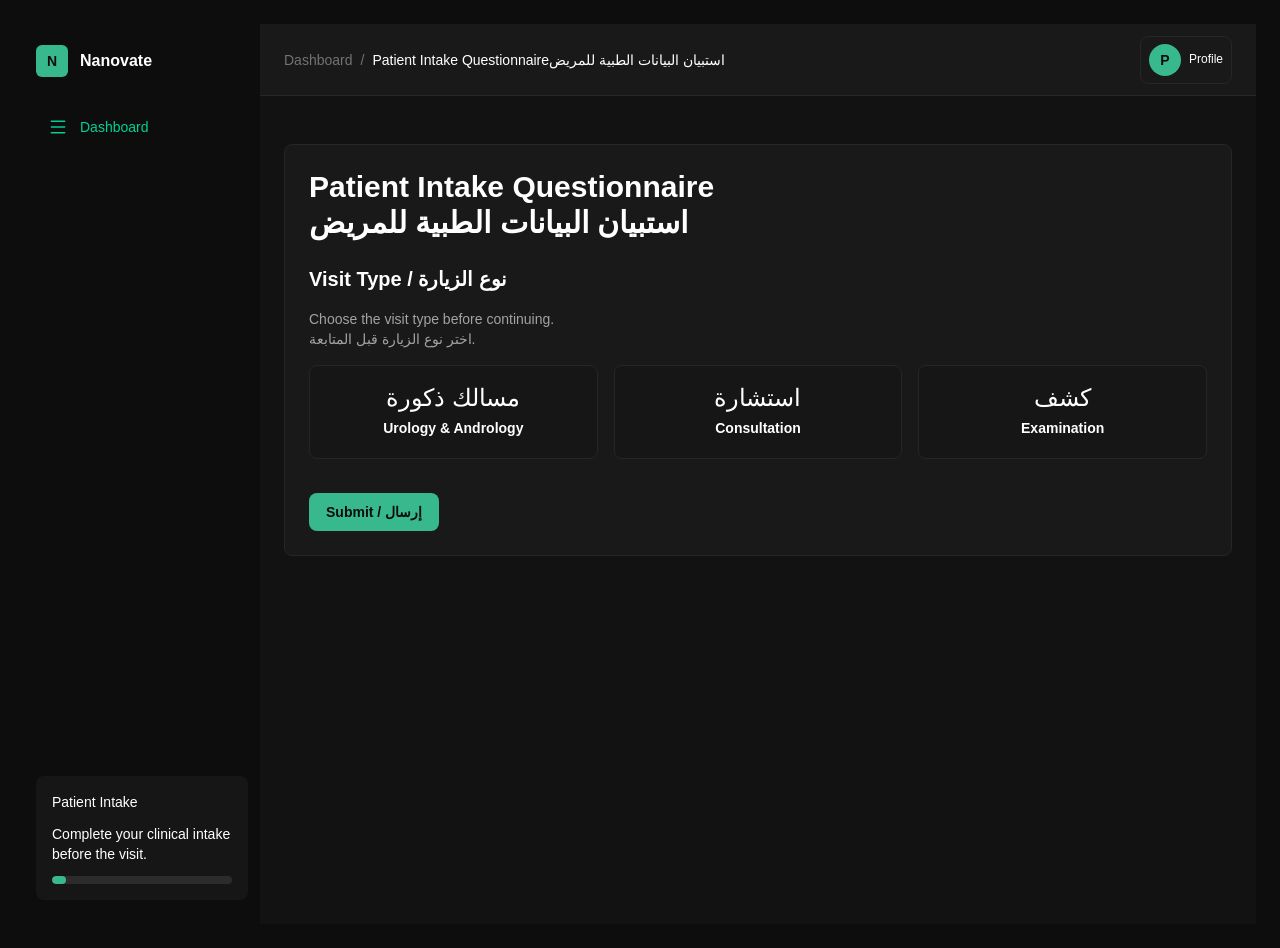
<file: frontend/index.html>
<!DOCTYPE html>
<html lang="en" dir="ltr">

<head>
  <meta charset="UTF-8">
  <meta name="viewport" content="width=device-width, initial-scale=1">
  <title>Patient Intake Questionnaire</title>
  <link rel="stylesheet" href="style.css">
  <link rel="stylesheet" href="nanovate-theme.css">
</head>

<body>

  <form id="intakeForm" class="sections-locked">
    <h1>Patient Intake Questionnaire<br>استبيان البيانات الطبية للمريض</h1>

    <section class="visit-type-section">
      <h2>Visit Type / نوع الزيارة</h2>
      <p>
        Choose the visit type before continuing.
        <br>
        اختر نوع الزيارة قبل المتابعة.
      </p>

      <div class="visit-type-options" role="radiogroup" aria-label="Visit Type">
        <label>
          <input type="radio" name="visitType" value="urology">
          <span class="visit-type-card">
            <strong>مسالك ذكورة</strong>
            <small>Urology &amp; Andrology</small>
          </span>
        </label>
        <label data-consultation-option hidden>
          <input type="radio" name="visitType" value="consultation">
          <span class="visit-type-card">
            <strong>استشارة</strong>
            <small>Consultation</small>
          </span>
        </label>
        <label>
          <input type="radio" name="visitType" value="examination">
          <span class="visit-type-card">
            <strong>كشف</strong>
            <small>Examination</small>
          </span>
        </label>
      </div>
    </section>

    <section class="patient-status-section">
      <h2>Patient Status / حالة المريض</h2>
      <p>
        Tell us whether this is the first visit or an existing patient record.
        <br>
        حدد هل هذه أول زيارة أم أن للمريض كود سابق.
      </p>

      <div class="radio-group">
        <label><input type="radio" name="patientStatus" value="first_time"> First time visiting / أول زيارة</label>
        <label><input type="radio" name="patientStatus" value="existing"> Existing customer / مريض سابق</label>
      </div>

      <div id="firstTimePanel" class="patient-code-panel" hidden>
        <p class="hint">A new patient code will be generated automatically. / سيتم إنشاء كود جديد تلقائيا.</p>
        <label for="patientPasswordCreate">Create Password / إنشاء كلمة المرور</label>
        <input id="patientPasswordCreate" type="password" autocomplete="new-password" placeholder="Create a private password">
        <p class="hint">Remember this password for future visits.</p>
        <label for="patientPasswordConfirm">Confirm Password / تأكيد كلمة المرور</label>
        <input id="patientPasswordConfirm" type="password" autocomplete="new-password" placeholder="Confirm the password">
        <button id="generateCodeButton" class="secondary-button" type="button">Generate Code & Continue / إنشاء الكود
          والمتابعة</button>
      </div>

      <div id="existingPatientPanel" class="patient-code-panel" hidden>
        <label for="existingPatientCode">Patient Code / كود المريض</label>
        <div class="patient-code-search">
          <input id="existingPatientCode" placeholder="Example: INT-1">
          <button id="findPatientButton" class="secondary-button" type="button">Search / بحث</button>
        </div>
        <label for="existingPatientPassword">Password / كلمة المرور</label>
        <input id="existingPatientPassword" type="password" autocomplete="current-password" placeholder="Enter the patient password">
      </div>

      <p id="patientCodeStatus" class="patient-code-status" role="status" aria-live="polite"></p>
    </section>

    <section>
      <h2>A. Personal Information / أولاً: البيانات الشخصية</h2>

      <label>Code No. / كود المريض</label>
      <input name="codeNo" readonly>
      <input id="patientPassword" name="patientPassword" type="hidden">

      <label>Name / الاسم</label>
      <input name="fullName" required>

      <label>Age / السن</label>
      <input type="number" name="age">

      <label>Nationality / الجنسية</label>
      <input name="nationality">

      <label>Occupation / الوظيفة</label>
      <input name="occupation">

      <label>Phone / الهاتف</label>
      <input name="mobile">

      <label>Email / البريد الإلكتروني</label>
      <input type="email" name="email">
    </section>

    <section>
      <h2>B. Marital Status & History / ثانياً: الحالة الاجتماعية والزوجية</h2>

      <label>Marital Status / الحالة الاجتماعية</label>
      <div class="radio-group">
        <label><input type="radio" name="maritalStatus" value="single"> Single / أعزب</label>
        <label><input type="radio" name="maritalStatus" value="married"> Married / متزوج</label>
        <label><input type="radio" name="maritalStatus" value="divorced"> Divorced / مطلق</label>
        <label><input type="radio" name="maritalStatus" value="widow"> Widow / أرمل</label>
      </div>

      <label>Duration of Marriage / مدة الزواج</label>
      <input name="durationMarriage">

      <label>Number of Wives if applicable / عدد الزوجات إن وجد</label>
      <input type="number" name="numberWives">

      <label>Number of Children / عدد الأبناء</label>
      <input type="number" name="numberChildren">

      <label>Age of Youngest Child / سن أصغر الأبناء</label>
      <input name="youngestChildAge">

      <label>Willing to Conceive? / الرغبة في الإنجاب</label>
      <div class="radio-group">
        <label><input type="radio" name="willingConceive" value="yes"> Yes / نعم</label>
        <label><input type="radio" name="willingConceive" value="no"> No / لا</label>
      </div>

      <label>Previous Trials to Conceive / محاولات سابقة للإنجاب</label>
      <textarea name="previousConceiveTrials"></textarea>

      <label>Methods of Contraception / وسائل منع الحمل</label>
      <textarea name="contraceptionMethods"></textarea>

      <label>If Divorced: Is it related to the current medical complaint? / إذا كنت مطلقاً: هل الطلاق مرتبط بالشكوى
        الطبية الحالية؟</label>
      <div class="radio-group">
        <label><input type="radio" name="divorceRelated" value="yes"> Yes / نعم</label>
        <label><input type="radio" name="divorceRelated" value="no"> No / لا</label>
      </div>
    </section>

    <section>
      <h2>C. Allergies / ثالثاً: الحساسية</h2>

      <label>Drug Allergies / حساسية الأدوية</label>
      <textarea name="drugAllergies"></textarea>

      <label>Other Allergies / حساسية أخرى</label>
      <textarea name="otherAllergies"></textarea>
    </section>


    <section>



      <h2>D. Chronic Diseases & Medical History Table / رابعا: جدول الأمراض المزمنة والتاريخ المرضي</h2>
      <div class="section-instruction">
        <span class="instruction-icon"> </span>
        <div>
          <p class="instruction-en">Review the table above — if you have any condition listed, Check the corresponding
            row below with the disease name, how long you've had it, how well it's controlled, your medication and
            dosage, and whether you think it's related to your current complaint.</p>
          <p class="instruction-ar">راجع الجدول أعلاه — إذا كنت تعاني من أي حالة مذكورة، أكمل الصف المقابل أدناه بذكر
            اسم المرض، ومدة الإصابة، ومدى التحكم فيه، والدواء والجرعة، وما إذا كنت تعتقد أنه مرتبط بشكواك الحالية.</p>
        </div>
      </div>

      <div class="conditions-box">
        <table class="conditions-table">
          <thead>
            <tr>
              <th>System / الجهاز</th>
              <th>Included Conditions & Meaning / الحالات المرضية ومعناها</th>
            </tr>
          </thead>
          <tbody>
            <tr>
              <td>1. Heart & Vascular / القلب والأوعية الدموية</td>
              <td>
                <div class="condition-choice-list">
                  <label><input type="checkbox" name="medicalConditions" value="hypertension"> <b>Hypertension</b> -
                    High blood pressure / ارتفاع ضغط الدم</label>
                  <label><input type="checkbox" name="medicalConditions" value="coronary_artery_disease"> <b>Coronary
                      Artery Disease</b> - Narrowing of heart arteries reducing blood flow / تضيق شرايين القلب مما يقلل
                    تدفق الدم</label>
                  <label><input type="checkbox" name="medicalConditions" value="angina"> <b>Angina</b> - Chest pain
                    caused by reduced blood supply to the heart / ألم بالصدر بسبب ضعف تدفق الدم للقلب</label>
                  <label><input type="checkbox" name="medicalConditions" value="heart_failure"> <b>Heart Failure</b> -
                    Weak heart pumping function / ضعف قدرة القلب على ضخ الدم</label>
                  <label><input type="checkbox" name="medicalConditions" value="arrhythmias"> <b>Arrhythmias</b> -
                    Irregular heartbeat / اضطراب ضربات القلب</label>
                  <label><input type="checkbox" name="medicalConditions" value="peripheral_vascular_disease">
                    <b>Peripheral Vascular Disease</b> - Poor blood circulation in arms or legs / ضعف الدورة الدموية
                    بالأطراف</label>
                  <label><input type="checkbox" name="medicalConditions" value="heart_attack_or_stroke_history">
                    <b>History of Heart Attack or Stroke</b> - Previous heart or brain blood vessel event / تاريخ سابق
                    لجلطة قلبية أو دماغية</label>
                  <label><input type="checkbox" name="medicalConditions" value="dyslipidemia"> <b>Dyslipidemia</b> -
                    Abnormal cholesterol levels / اضطراب الدهون والكوليسترول</label>
                  <label><input type="checkbox" name="medicalConditions" value="nitrates_use"> <b>Use of Nitrates</b> -
                    Heart medications used for chest pain / أدوية القلب المستخدمة للذبحة الصدرية</label>
                </div>
              </td>
            </tr>
            <tr>
              <td>2. Metabolic & Endocrine / التمثيل الغذائي والغدد الصماء</td>
              <td>
                <div class="condition-choice-list">
                  <label><input type="checkbox" name="medicalConditions" value="diabetes"> <b>Diabetes</b> - High blood
                    sugar disease / مرض السكري</label>
                  <label><input type="checkbox" name="medicalConditions" value="insulin_resistance"> <b>Insulin
                      Resistance</b> - Body not responding properly to insulin / مقاومة الجسم للإنسولين</label>
                  <label><input type="checkbox" name="medicalConditions" value="obesity"> <b>Obesity</b> - Excess body
                    fat / السمنة وزيادة الدهون</label>
                  <label><input type="checkbox" name="medicalConditions" value="metabolic_syndrome"> <b>Metabolic
                      Syndrome</b> - Combination of obesity, diabetes, pressure, and cholesterol problems / متلازمة تشمل
                    السمنة والسكري والضغط والكوليسترول</label>
                  <label><input type="checkbox" name="medicalConditions" value="thyroid_disease"> <b>Thyroid Disease</b>
                    - Overactive or underactive thyroid gland / اضطرابات الغدة الدرقية</label>
                  <label><input type="checkbox" name="medicalConditions" value="pituitary_disorders"> <b>Pituitary
                      Disorders</b> - Hormonal gland problems in the brain / اضطرابات الغدة النخامية</label>
                  <label><input type="checkbox" name="medicalConditions" value="hypogonadism"> <b>Hypogonadism</b> - Low
                    testosterone production / نقص إنتاج هرمون الذكورة</label>
                  <label><input type="checkbox" name="medicalConditions" value="hyperprolactinemia">
                    <b>Hyperprolactinemia</b> - High prolactin hormone levels / ارتفاع هرمون الحليب</label>
                  <label><input type="checkbox" name="medicalConditions" value="adrenal_disease"> <b>Adrenal Disease</b>
                    - Disorders of adrenal hormone glands / أمراض الغدة الكظرية</label>
                </div>
              </td>
            </tr>
            <tr>
              <td>3. Neurological / الجهاز العصبي</td>
              <td>
                <div class="condition-choice-list">
                  <label><input type="checkbox" name="medicalConditions" value="multiple_sclerosis"> <b>Multiple
                      Sclerosis</b> - Disease affecting nerves and brain signals / مرض يصيب الأعصاب والدماغ</label>
                  <label><input type="checkbox" name="medicalConditions" value="parkinsons_disease"> <b>Parkinson's
                      Disease</b> - Movement disorder causing tremors and stiffness / مرض يسبب الرعشة وضعف
                    الحركة</label>
                  <label><input type="checkbox" name="medicalConditions" value="spinal_cord_injury"> <b>Spinal Cord
                      Injury</b> - Damage to spinal nerves / إصابة الحبل الشوكي</label>
                  <label><input type="checkbox" name="medicalConditions" value="cerebral_stroke"> <b>Cerebral Stroke</b>
                    - Brain blood circulation blockage / جلطة دماغية</label>
                  <label><input type="checkbox" name="medicalConditions" value="neuropathy"> <b>Neuropathy</b> - Nerve
                    damage causing numbness or pain / تلف الأعصاب والتنميل</label>
                  <label><input type="checkbox" name="medicalConditions" value="disc_prolapse"> <b>Disc Prolapse</b> -
                    Slipped spinal disc / انزلاق غضروفي</label>
                  <label><input type="checkbox" name="medicalConditions" value="spinal_surgery"> <b>Spinal Surgery</b> -
                    Previous back or spine surgery / عمليات العمود الفقري</label>
                  <label><input type="checkbox" name="medicalConditions" value="epilepsy"> <b>Epilepsy</b> - Seizure
                    disorder / مرض الصرع</label>
                </div>
              </td>
            </tr>
            <tr>
              <td>4. Psychiatric / الحالة النفسية</td>
              <td>
                <div class="condition-choice-list">
                  <label><input type="checkbox" name="medicalConditions" value="depression"> <b>Depression</b> -
                    Persistent sadness and low mood / الاكتئاب والحزن المستمر</label>
                  <label><input type="checkbox" name="medicalConditions" value="anxiety"> <b>Anxiety</b> - Excessive
                    worry and nervousness / القلق والتوتر الزائد</label>
                  <label><input type="checkbox" name="medicalConditions" value="panic_disorder"> <b>Panic Disorder</b> -
                    Sudden severe anxiety attacks / نوبات الهلع</label>
                  <label><input type="checkbox" name="medicalConditions" value="ocd"> <b>OCD</b> - Obsessive repetitive
                    thoughts and behaviors / الوسواس القهري</label>
                  <label><input type="checkbox" name="medicalConditions" value="bipolar_disorder"> <b>Bipolar
                      Disorder</b> - Extreme mood changes / اضطراب ثنائي القطب</label>
                  <label><input type="checkbox" name="medicalConditions" value="ptsd"> <b>PTSD</b> - Trauma-related
                    stress disorder / اضطراب ما بعد الصدمة</label>
                </div>
              </td>
            </tr>
            <tr>
              <td>5. Liver & Kidney / الكبد والكلى</td>
              <td>
                <div class="condition-choice-list">
                  <label><input type="checkbox" name="medicalConditions" value="chronic_kidney_disease"> <b>Chronic
                      Kidney Disease</b> - Long-term kidney damage / مرض الكلى المزمن</label>
                  <label><input type="checkbox" name="medicalConditions" value="dialysis"> <b>Dialysis</b> - Artificial
                    blood filtration treatment / غسيل الكلى</label>
                  <label><input type="checkbox" name="medicalConditions" value="chronic_liver_disease"> <b>Chronic Liver
                      Disease</b> - Long-term liver damage / مرض الكبد المزمن</label>
                  <label><input type="checkbox" name="medicalConditions" value="hepatitis"> <b>Hepatitis</b> - Liver
                    inflammation / التهاب الكبد</label>
                </div>
              </td>
            </tr>
            <tr>
              <td>6. Sleeping & Breathing / النوم والتنفس</td>
              <td>
                <div class="condition-choice-list">
                  <label><input type="checkbox" name="medicalConditions" value="obstructive_sleep_apnea"> <b>Obstructive
                      Sleep Apnea</b> - Repeated breathing interruption during sleep / انقطاع التنفس أثناء النوم</label>
                  <label><input type="checkbox" name="medicalConditions" value="chronic_lung_disease"> <b>Chronic Lung
                      Disease</b> - Long-term breathing disease / مرض رئوي مزمن</label>
                  <label><input type="checkbox" name="medicalConditions" value="copd"> <b>COPD</b> - Chronic airway
                    blockage usually from smoking / انسداد رئوي مزمن غالباً بسبب التدخين</label>
                </div>
              </td>
            </tr>
            <tr>
              <td>7. Immunity & Inflammatory / المناعة والالتهابات</td>
              <td>
                <div class="condition-choice-list">
                  <label><input type="checkbox" name="medicalConditions" value="rheumatoid_arthritis"> <b>Rheumatoid
                      Arthritis</b> - Immune system attacking joints / التهاب المفاصل الروماتويدي</label>
                  <label><input type="checkbox" name="medicalConditions" value="lupus"> <b>Lupus</b> - Autoimmune
                    disease affecting multiple organs / مرض مناعي ذاتي متعدد الأعضاء</label>
                  <label><input type="checkbox" name="medicalConditions" value="psoriasis"> <b>Psoriasis</b> - Chronic
                    skin inflammation / الصدفية</label>
                  <label><input type="checkbox" name="medicalConditions" value="inflammatory_bowel_disease">
                    <b>Inflammatory Bowel Disease</b> - Chronic intestinal inflammation / التهابات مزمنة
                    بالأمعاء</label>
                </div>
              </td>
            </tr>
            <tr>
              <td>8. Oncology & Cancer Treatment / الأورام وعلاج السرطان</td>
              <td>
                <div class="condition-choice-list">
                  <label><input type="checkbox" name="medicalConditions" value="cancer_history"> <b>Cancer History</b> -
                    Previous or current cancer diagnosis / تاريخ مرضي للسرطان</label>
                  <label><input type="checkbox" name="medicalConditions" value="chemotherapy"> <b>Chemotherapy</b> -
                    Cancer treatment using medications / العلاج الكيماوي</label>
                  <label><input type="checkbox" name="medicalConditions" value="radiotherapy"> <b>Radiotherapy</b> -
                    Cancer treatment using radiation / العلاج الإشعاعي</label>
                </div>
              </td>
            </tr>
            <tr>
              <td>9. Surgeries / العمليات الجراحية</td>
              <td>
                <div class="condition-choice-list">
                  <label><input type="checkbox" name="medicalConditions" value="pelvic_surgery"> <b>Pelvic Surgery</b> -
                    Surgery involving pelvic organs / جراحة الحوض</label>
                  <label><input type="checkbox" name="medicalConditions" value="penile_surgery"> <b>Penile Surgery</b> -
                    Surgery involving the penis / جراحة العضو الذكري</label>
                  <label><input type="checkbox" name="medicalConditions" value="prostate_surgery"> <b>Prostate
                      Surgery</b> - Surgery involving the prostate gland / جراحة البروستاتا</label>
                  <label><input type="checkbox" name="medicalConditions" value="testicular_surgery"> <b>Testicular
                      Surgery</b> - Surgery involving the testicles / جراحة الخصية</label>
                </div>
              </td>
            </tr>
          </tbody>
        </table>
      </div>

    </section>

    <section>
      <h2>E. Lifestyle & Habits / خامسا: أسلوب الحياة والعادات</h2>

      <label>Average sleep hours / متوسط ساعات النوم</label>
      <input name="sleepHours">

      <label>Type of sleep / طبيعة النوم</label>
      <div class="radio-group">
        <label><input type="radio" name="sleepType" value="night"> Night / ليلي</label>
        <label><input type="radio" name="sleepType" value="day"> Day / نهاري</label>
      </div>

      <label>Sleep quality 1-10 / جودة النوم من ١ إلى ١٠</label>
      <input type="number" min="1" max="10" name="sleepQuality">

      <label>Snoring or witnessed apnea? / شخير أو انقطاع نفس أثناء النوم؟</label>
      <div class="radio-group">
        <label><input type="radio" name="snoring" value="yes"> Yes / نعم</label>
        <label><input type="radio" name="snoring" value="no"> No / لا</label>
      </div>

      <label>Daytime fatigue / sleepiness? / خمول أو رغبة في النوم نهاراً؟</label>
      <div class="radio-group">
        <label><input type="radio" name="daytimeFatigue" value="yes"> Yes / نعم</label>
        <label><input type="radio" name="daytimeFatigue" value="no"> No / لا</label>
      </div>

      <label>Exercise frequency per week / معدل ممارسة الرياضة أسبوعياً</label>
      <input name="exerciseFrequency">

      <label>Type of exercise / نوع الرياضة</label>
      <div class="grid">
        <label><input type="checkbox" name="exerciseType" value="resistance"> Resistance / مقاومة</label>
        <label><input type="checkbox" name="exerciseType" value="cardio"> Cardio / كارديو</label>
        <label><input type="checkbox" name="exerciseType" value="none"> None / لا يوجد</label>
      </div>

      <label>Sitting hours per day / عدد ساعات الجلوس يومياً</label>
      <input name="sittingHours">

      <label>Weight / الوزن</label>
      <input name="weight">

      <label>Height / الطول</label>
      <input name="height">

      <label>BMI / مؤشر كتلة الجسم</label>
      <input name="bmi" readonly>

      <label>Waist Circumference / محيط الخصر</label>
      <input name="waist">

      <label>Late night eating / الأكل في وقت متأخر من الليل</label>
      <div class="radio-group">
        <label><input type="radio" name="lateNightEating" value="yes"> Yes / نعم</label>
        <label><input type="radio" name="lateNightEating" value="no"> No / لا</label>
      </div>

      <label>Smoking Status / حالة التدخين</label>
      <div class="radio-group">
        <label><input type="radio" name="smokingStatus" value="never"> Never / لم أدخن أبداً</label>
        <label><input type="radio" name="smokingStatus" value="former"> Former / مدخن سابق</label>
        <label><input type="radio" name="smokingStatus" value="current"> Current / مدخن حالي</label>
      </div>

      <label>Cigarettes per day / عدد السجائر يومياً</label>
      <input name="cigarettesPerDay">

      <label>Alcohol consumption / تناول الكحول</label>
      <div class="radio-group">
        <label><input type="radio" name="alcohol" value="none"> None / لا يوجد</label>
        <label><input type="radio" name="alcohol" value="occasionally"> Occasionally / أحياناً</label>
        <label><input type="radio" name="alcohol" value="frequent"> Frequent / متكرر</label>
      </div>

      <label>Recreational drug use / استخدام مواد ترفيهية</label>
      <div class="radio-group">
        <label><input type="radio" name="recreationalDrugUse" value="yes"> Yes / نعم</label>
        <label><input type="radio" name="recreationalDrugUse" value="no"> No / لا</label>
      </div>

      <label>Pornography viewing frequency / معدل مشاهدة المحتوى الإباحي</label>
      <div class="radio-group">
        <label><input type="radio" name="pornographyFrequency" value="never"> Never / أبداً</label>
        <label><input type="radio" name="pornographyFrequency" value="occasionally"> Occasionally / أحياناً</label>
        <label><input type="radio" name="pornographyFrequency" value="frequent"> Frequent / متكرر</label>
        <label><input type="radio" name="pornographyFrequency" value="daily"> Daily / يومياً</label>
      </div>

      <label>Masturbation / العادة السرية</label>
      <div class="radio-group">
        <label><input type="radio" name="masturbation" value="yes"> Yes / نعم</label>
        <label><input type="radio" name="masturbation" value="no"> No / لا</label>
      </div>

      <label>Difficulty with partner but NOT with masturbation? / صعوبة مع الشريك وليس أثناء العادة السرية؟</label>
      <div class="radio-group">
        <label><input type="radio" name="partnerDifficultyOnly" value="yes"> Yes / نعم</label>
        <label><input type="radio" name="partnerDifficultyOnly" value="no"> No / لا</label>
      </div>
    </section>

    <section>
      <h2>F. Psychological, Occupational & Recovery Metrics / سادسا: المقاييس النفسية والمهنية ومؤشرات التعافي</h2>

      <label>Stress level 1-10 / مستوى الضغوط من ١ إلى ١٠</label>
      <input type="number" min="1" max="10" name="stressLevel">

      <label>Anxiety / Depression formal diagnosis? / تشخيص رسمي بقلق أو اكتئاب؟</label>
      <div class="radio-group">
        <label><input type="radio" name="anxietyDepression" value="yes"> Yes / نعم</label>
        <label><input type="radio" name="anxietyDepression" value="no"> No / لا</label>
      </div>

      <label>Major relationship conflict? / خلافات حادة في العلاقة الزوجية؟</label>
      <div class="radio-group">
        <label><input type="radio" name="relationshipConflict" value="yes"> Yes / نعم</label>
        <label><input type="radio" name="relationshipConflict" value="no"> No / لا</label>
      </div>

      <label>Performance anxiety during intercourse? / قلق الأداء أثناء العلاقة الحميمة؟</label>
      <div class="radio-group">
        <label><input type="radio" name="performanceAnxiety" value="yes"> Yes / نعم</label>
        <label><input type="radio" name="performanceAnxiety" value="no"> No / لا</label>
      </div>

      <label>Mostly sedentary work? / طبيعة العمل مكتبية أو قليلة الحركة؟</label>
      <div class="radio-group">
        <label><input type="radio" name="sedentaryWork" value="yes"> Yes / نعم</label>
        <label><input type="radio" name="sedentaryWork" value="no"> No / لا</label>
      </div>

      <label>Night shifts? / هل يتضمن العمل مناوبات ليلية؟</label>
      <div class="radio-group">
        <label><input type="radio" name="nightShifts" value="yes"> Yes / نعم</label>
        <label><input type="radio" name="nightShifts" value="no"> No / لا</label>
      </div>

      <label>Heat / Toxin exposure at work? / التعرض للحرارة العالية أو السموم في العمل؟</label>
      <div class="radio-group">
        <label><input type="radio" name="heatToxinExposure" value="yes"> Yes / نعم</label>
        <label><input type="radio" name="heatToxinExposure" value="no"> No / لا</label>
      </div>

      <label>General Energy level 1-10 / مستوى الطاقة العام من ١ إلى ١٠</label>
      <input type="number" min="1" max="10" name="energyLevel">

      <label>Libido / Sexual desire 1-10 / مستوى الرغبة الجنسية من ١ إلى ١٠</label>
      <input type="number" min="1" max="10" name="libidoScore">

      <label>Post-exercise / Daily recovery 1-10 / معدل الاستشفاء والتعافي البدني من ١ إلى ١٠</label>
      <input type="number" min="1" max="10" name="recoveryScore">
    </section>

    <section>
      <h2>G. Primary Complaints & Clinical Pathway Selector / سابعا: الشكوى الرئيسية وتحديد المسار العلاجي</h2>

      <p>
        Please check your main complaints.
        <br>
        برجاء تحديد الشكوى الأساسية والفرعية.
      </p>

      <div class="grid">
        <label><input type="checkbox" name="complaints" value="erectile_dysfunction"> Erectile Dysfunction / ضعف
          الانتصاب</label>
        <label><input type="checkbox" name="complaints" value="premature_ejaculation"> Premature Ejaculation / القذف
          السريع</label>
        <label><input type="checkbox" name="complaints" value="delayed_ejaculation"> Delayed Ejaculation or Anorgasmia /
          تأخر القذف أو عدم الوصول للنشوة</label>
        <label><input type="checkbox" name="complaints" value="low_libido"> Low Libido / ضعف الرغبة</label>
        <label><input type="checkbox" name="complaints" value="infertility"> Infertility / العقم وتأخر الإنجاب</label>
        <label><input type="checkbox" name="complaints" value="peyronie"> Penile Curvature or Peyronie's / انحناء أو
          اعوجاج العضو الذكري</label>
        <label><input type="checkbox" name="complaints" value="size_concern"> Penile Size Concern / القلق بشأن حجم العضو
          الذكري</label>
        <label><input type="checkbox" name="complaints" value="low_testosterone"> Low Testosterone Symptoms / أعراض نقص
          هرمون التستوستيرون</label>
        <label><input type="checkbox" name="complaints" value="pelvic_pain"> Pelvic / Genital Pain / آلام الحوض والأعضاء
          التناسلية</label>
        <label><input type="checkbox" name="complaints" value="scrotal_pain"> Scrotal / Testicular Swelling or Pain /
          آلام أو تورم الخصية والصفن</label>
        <label><input type="checkbox" name="complaints" value="sti"> STI / Sexual Infection / الأمراض المنقولة
          جنسياً</label>
        <label><input type="checkbox" name="complaints" value="follow_up"> Follow-up Visit / زيارة متابعة دورية</label>
        <label><input type="checkbox" name="complaints" value="other"> Other / أخرى</label>
      </div>

      <div id="complaintsOtherWrapper" class="other-input-wrapper" hidden>
        <label for="complaintsOtherInput">Describe your other complaint / اذكر شكواك الأخرى</label>
        <textarea id="complaintsOtherInput" name="complaintsOther" data-optional="true"
          placeholder="Write anything you want to add / اكتب أي شيء تريد إضافته"></textarea>
      </div>
    </section>

    <section id="medicationUploadSection">
      <h2>H. Medication & Investigation Uploads / رفع الأدوية والفحوصات</h2>

      <div class="medical-scan-notice">
        <strong>Clinical review required / يلزم مراجعة الطبيب.</strong>
        The scan supports intake documentation only. Confirm every medication name, dose, allergy, warning, and
        interaction before using it for care decisions.
        <br>
        المسح يساعد فقط في توثيق بيانات الاستبيان. يجب تأكيد اسم كل دواء والجرعة والحساسية والتحذيرات والتداخلات
        الدوائية قبل الاعتماد عليها في أي قرار علاجي.
      </div>

      <label>Current Medications / الأدوية الحالية</label>
      <textarea id="currentMedications" name="currentMedications"
        placeholder="Example / مثال: Metformin 500 mg twice daily, Aspirin 81 mg daily"></textarea>

      <label>Medical History Summary / ملخص التاريخ المرضي</label>
      <textarea id="medicalHistory" name="medicalHistory"
        placeholder="Relevant diagnoses, allergies, surgeries, kidney/liver disease, cardiac history / التشخيصات، الحساسية، العمليات، أمراض الكلى أو الكبد، تاريخ أمراض القلب"></textarea>

      <label>Investigation / Lab Result Summary / ملخص الفحوصات والتحاليل</label>
      <textarea id="investigationResults" name="investigationResults"
        placeholder="Recent lab values, imaging findings, reports, or other investigation notes / نتائج التحاليل الحديثة، الأشعات، التقارير، أو أي ملاحظات فحص"></textarea>

      <div class="upload-grid">
        <div class="upload-field">
          <label for="drugImageFiles">Drug / Package Photos / صور الأدوية أو العبوات</label>
          <div class="upload-actions">
            <input id="drugImageFiles" type="file" accept="image/*" multiple data-optional="true">
            <button type="button" id="cameraTriggerBtn" class="secondary-button camera-trigger-btn">
              <span class="camera-icon">📷</span> Take Photo / التقاط صورة
            </button>
          </div>
          <div id="drugImagePreview" class="upload-preview" aria-live="polite"></div>
        </div>

        <div class="upload-field">
          <label for="investigationFiles">Investigation Files / Photos / ملفات أو صور الفحوصات</label>
          <input id="investigationFiles" type="file" accept="image/*,.pdf" multiple data-optional="true">
          <div id="investigationFileList" class="upload-file-list" aria-live="polite"></div>
        </div>
      </div>

      <button id="scanDrugsButton" class="secondary-button" type="button">Scan Uploads / فحص الملفات</button>
      <p id="scanStatus" class="scan-status" role="status" aria-live="polite"></p>
      <div id="scanResults" class="scan-results" hidden></div>

      <input id="uploadedDrugAnalysis" type="hidden" name="uploadedDrugAnalysis">
      <input id="uploadedFiles" type="hidden" name="uploadedFiles">
      <input id="uploadedFileSummary" type="hidden" name="uploadedFileSummary">
    </section>

    <section>
      <h2>Physician Initial Assessment Notes / ملاحظات التقييم الأولي للطبيب (Optional / اختياري)</h2>
      <textarea name="physicianNotes" data-optional="true"></textarea>
    </section>

    <section>
      <h2>I. Marketing / Referral / ثامنا: التسويق والإحالة</h2>

      <label>How did you know about us? / كيف تعرفت علينا؟</label>
      <div class="grid">
        <label><input type="checkbox" name="referral" value="google"> Google / جوجل</label>
        <label><input type="checkbox" name="referral" value="facebook"> Facebook / فيسبوك</label>
        <label><input type="checkbox" name="referral" value="instagram"> Instagram / انستجرام</label>
        <label><input type="checkbox" name="referral" value="tiktok"> TikTok / تيك توك</label>
        <label><input type="checkbox" name="referral" value="referral"> Referral / توصية</label>
        <label><input type="checkbox" name="referral" value="other"> Other / أخرى</label>
      </div>

      <div id="referralOtherWrapper" class="other-input-wrapper" hidden>
        <label for="referralOtherInput">Tell us how you found us / أخبرنا كيف وصلت إلينا</label>
        <input id="referralOtherInput" name="referralOther" data-optional="true"
          placeholder="Account, website, person, or anything else / حساب أو موقع أو شخص أو أي شيء آخر">
      </div>
    </section>

    <button id="submitButton" type="submit">Submit / إرسال</button>
    <p id="submitStatus" class="submit-status" role="status" aria-live="polite"></p>
  </form>

  <!-- Camera Modal / نافذة الكاميرا -->
  <div id="cameraModal" class="camera-modal" hidden>
    <div class="camera-modal-content">
      <div class="camera-modal-header">
        <h3>Take Photo / التقاط صورة</h3>
        <button type="button" id="cameraCloseBtn" class="camera-modal-close" aria-label="Close modal">&times;</button>
      </div>

      <div class="camera-viewport-container">
        <video id="cameraVideo" autoplay playsinline muted></video>
        <canvas id="cameraCanvas" style="display: none;"></canvas>
        <div id="cameraFlash" class="camera-flash"></div>
      </div>

      <div class="camera-modal-controls">
        <div class="camera-device-select-wrapper" id="cameraDeviceSelectWrapper" hidden>
          <label for="cameraDeviceSelect">Select Camera / اختر الكاميرا:</label>
          <select id="cameraDeviceSelect" class="camera-device-select">
            <!-- Populated dynamically -->
          </select>
        </div>

        <div class="camera-main-actions">
          <button type="button" id="cameraCaptureBtn" class="camera-capture-btn" aria-label="Capture photo">
            <span class="capture-inner-circle"></span>
          </button>
        </div>

        <p id="cameraStatusMsg" class="camera-status-msg" role="status" aria-live="polite"></p>
      </div>
    </div>
  </div>

  <script src="script.js"></script>
</body>

</html>
</file>
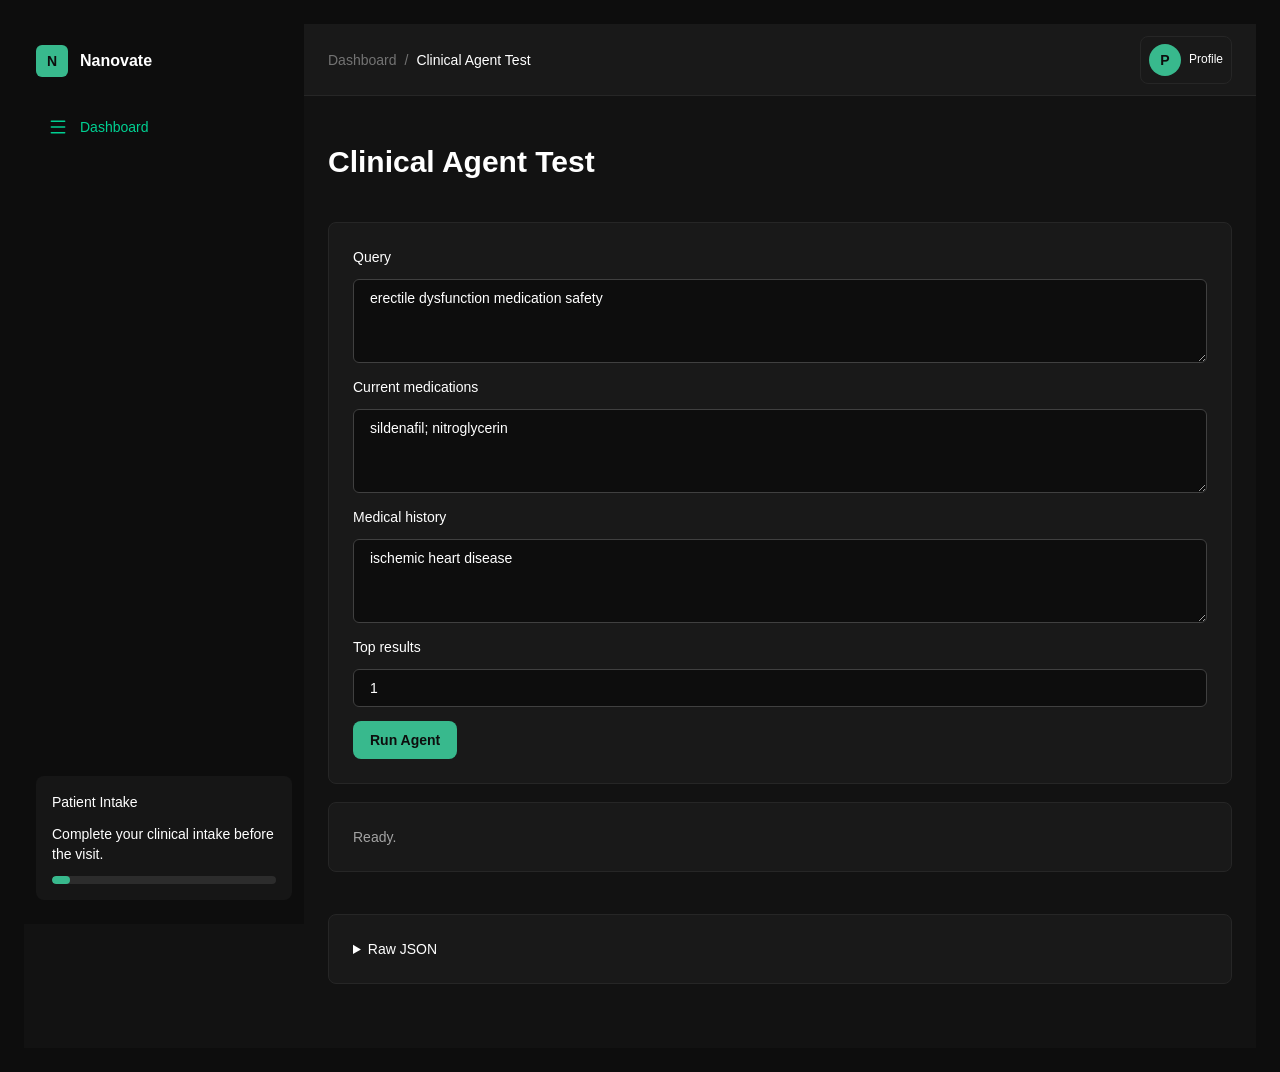
<file: frontend/clinical-agent-test.html>
<!DOCTYPE html>
<html lang="en">
<head>
  <meta charset="UTF-8">
  <meta name="viewport" content="width=device-width, initial-scale=1">
  <title>Clinical Agent Test</title>
  <link rel="stylesheet" href="clinical-agent-test.css">
  <link rel="stylesheet" href="nanovate-theme.css">
</head>
<body>
  <main>
    <h1>Clinical Agent Test</h1>
    <form id="agent-form">
      <label>
        Query
        <textarea id="query">erectile dysfunction medication safety</textarea>
      </label>
      <label>
        Current medications
        <textarea id="current-medications">sildenafil; nitroglycerin</textarea>
      </label>
      <label>
        Medical history
        <textarea id="medical-history">ischemic heart disease</textarea>
      </label>
      <label>
        Top results
        <input id="top-k" type="number" min="1" max="12" value="1">
      </label>
      <button type="submit">Run Agent</button>
    </form>
    <section id="result" class="result-panel">
      <div class="muted">Ready.</div>
    </section>
    <details>
      <summary>Raw JSON</summary>
      <pre id="raw-json">No result yet.</pre>
    </details>
  </main>
  <script src="clinical-agent-test.js"></script>
</body>
</html>
</file>
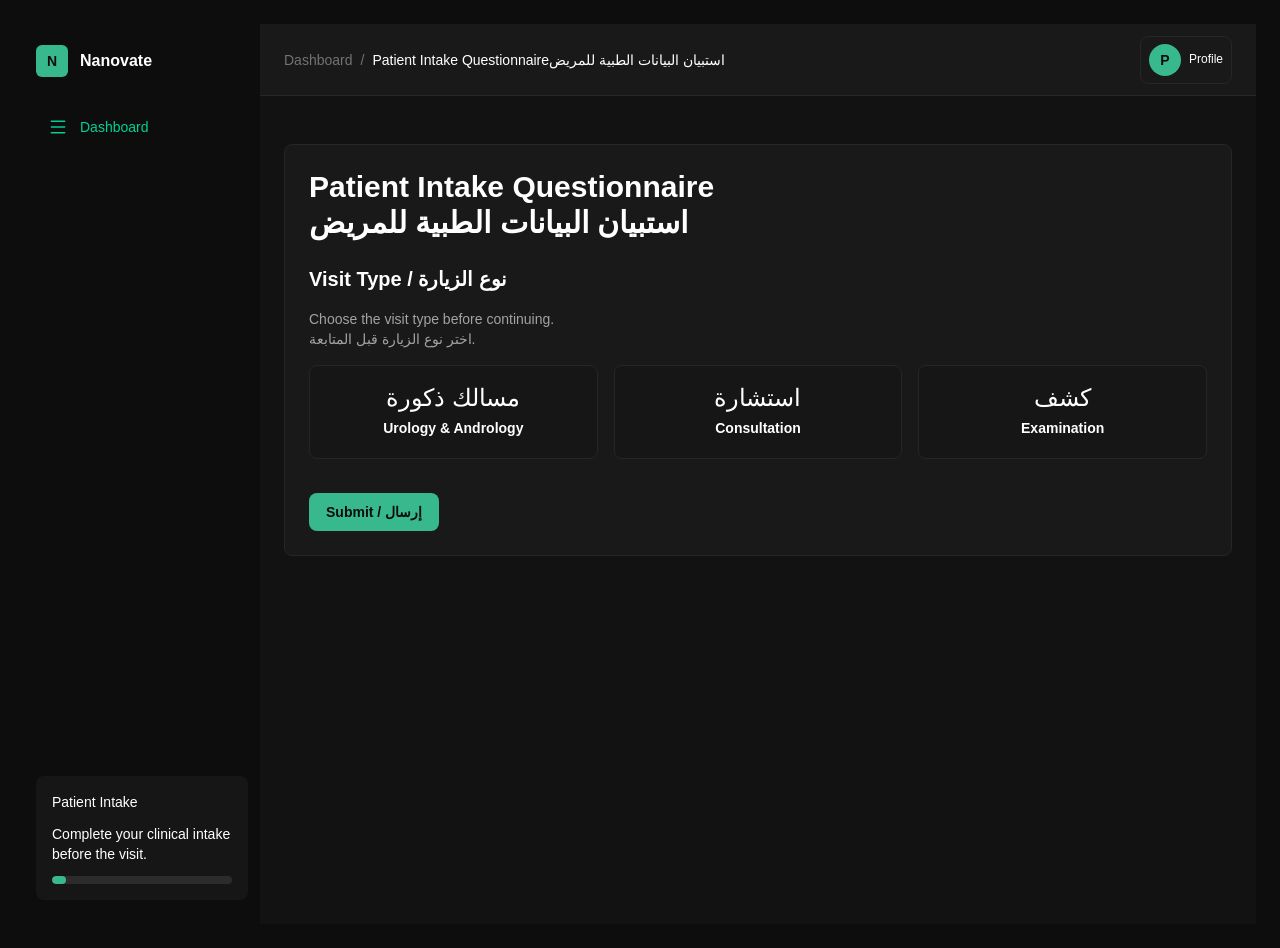
<file: frontend/ehs.html>
<!DOCTYPE html>
<html lang="en" dir="ltr">
<head>
    <meta charset="UTF-8">
    <meta name="viewport" content="width=device-width, initial-scale=1.0">
    <title>EHS Questionnaire / مقياس صلابة الانتصاب</title>
    <link rel="stylesheet" href="ehs.css">
    <link rel="stylesheet" href="nanovate-theme.css">
</head>
<body>
<div class="container">
    <form id="ehsForm">
        <div id="step-1" class="step-container card">
            <header class="cover-header">
                <h1>THE ERECTION HARDNESS SCALE</h1>
                <p class="subtitle">EHS Assessment Form / استبيان مقياس صلابة الانتصاب</p>
            </header>

            <section class="cover-section">
                <h2>Purpose / الهدف</h2>
                <p>This short scale helps document erection hardness now, both without treatment and with intervention.</p>
                <p dir="rtl" class="ar-text">يساعد هذا المقياس القصير على توثيق درجة صلابة الانتصاب حالياً، سواء بدون علاج أو مع وجود تدخل.</p>
            </section>

            <section class="cover-section">
                <h2>Instructions / التعليمات</h2>
                <ul class="guidelines-list">
                    <li>Select one hardness level from 0 to 4 for each section.
                        <br><span dir="rtl" class="ar-inline">اختر درجة واحدة من 0 إلى 4 لكل قسم.</span>
                    </li>
                    <li>Answer once for your current erection hardness without intervention.
                        <br><span dir="rtl" class="ar-inline">أجب مرة عن صلابة الانتصاب الحالية بدون تدخل.</span>
                    </li>
                    <li>Answer again for your current erection hardness with intervention such as medication, injection, or pump.
                        <br><span dir="rtl" class="ar-inline">ثم أجب مرة أخرى عن صلابة الانتصاب الحالية مع تدخل مثل الدواء أو الحقن أو المضخة.</span>
                    </li>
                </ul>
            </section>

            <div class="step-actions">
                <button type="button" id="startBtn" class="btn-primary">Start Questionnaire / بدء الاستبيان &rarr;</button>
            </div>
        </div>

        <div id="step-2" class="step-container hidden">
            <section class="card patient-info-card">
                <h3>Patient Info / معلومات المريض</h3>
                <div class="patient-grid">
                    <div>
                        <span class="info-label">Name / الاسم:</span>
                        <input type="text" name="name" readonly required class="flat-input">
                    </div>
                    <div>
                        <span class="info-label">Age / العمر:</span>
                        <input type="number" name="age" readonly required class="flat-input">
                    </div>
                    <div>
                        <span class="info-label">Phone / الهاتف:</span>
                        <input type="text" name="phone" readonly required class="flat-input">
                    </div>
                    <div>
                        <span class="info-label">Email / البريد الإلكتروني:</span>
                        <input type="email" name="email" readonly class="flat-input">
                    </div>
                </div>
            </section>

            <section class="card definitions-card compact">
                <div class="weeks-instruction">
                    <h3>SELECT THE CURRENT SCORE / اختر الدرجة الحالية</h3>
                    <p class="pulse-text">ONE ANSWER PER SECTION / إجابة واحدة لكل قسم</p>
                </div>
            </section>

            <section class="scale-card">
                <h2>Hardness Scale / مقياس الصلابة</h2>
                <div class="scale-table" id="scaleTable"></div>
            </section>

            <section class="card score-section">
                <h3>Current score without intervention / الدرجة الحالية بدون تدخل</h3>
                <p class="section-note">Examples: no Viagra, Cialis, injections, or pump. / أمثلة: بدون فياجرا أو سياليس أو حقن أو مضخة.</p>
                <div id="withoutInterventionOptions" class="score-options"></div>
            </section>

            <section class="card score-section">
                <h3>Current score with intervention / الدرجة الحالية مع تدخل</h3>
                <p class="section-note">Examples: with Viagra, Cialis, injections, or pump. / أمثلة: مع فياجرا أو سياليس أو حقن أو مضخة.</p>
                <div id="withInterventionOptions" class="score-options"></div>
            </section>

            <section class="card info-block">
                <p>The surveys you complete help track progress and support follow-up discussion with the clinician.</p>
                <p dir="rtl" class="ar-text">تساعد الاستبيانات التي تكملها في متابعة التحسن ودعم النقاش اللاحق مع الطبيب.</p>
            </section>

            <div class="step-actions">
                <button type="button" id="backToStep1" class="btn-secondary">&larr; Back / العودة</button>
                <button type="submit" id="ehsSubmitBtn" class="btn-primary btn-submit">Submit Questionnaire / إرسال الاستبيان &check;</button>
            </div>
        </div>
    </form>

    <div id="results" class="hidden results-card completion-card">
        <h2>Questionnaire Saved / تم حفظ الاستبيان</h2>
        <p id="completionMessage" class="completion-message">Your answers were saved successfully.</p>
        <div class="completion-code-box">
            <span class="completion-code-label">Your code / الكود</span>
            <div class="completion-code-row">
                <strong id="completionCode" class="completion-code">INT-000</strong>
                <button id="copyCodeButton" type="button" class="copy-code-button">Copy code</button>
            </div>
        </div>
        <p class="completion-hint">Please remember this code for future visits.</p>
        <div class="results-actions">
            <a id="continueBtn" href="./" class="button-link">Finish / إنهاء</a>
        </div>
    </div>
</div>

<script src="ehs.js"></script>
</body>
</html>
</file>
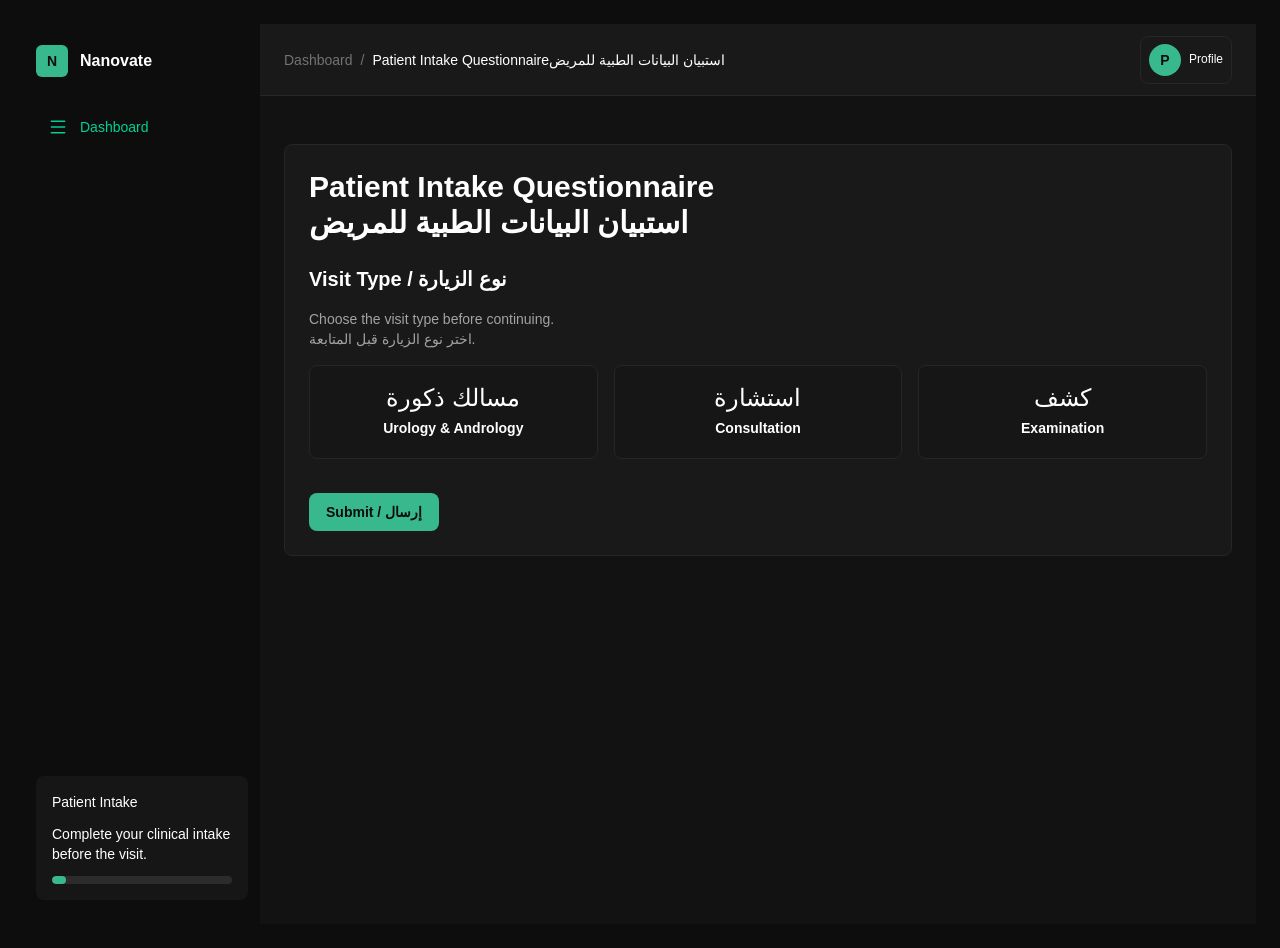
<file: frontend/iief.html>
<!DOCTYPE html>
<html lang="en" dir="ltr">
<head>
    <meta charset="UTF-8">
    <meta name="viewport" content="width=device-width, initial-scale=1.0">
    <title>IIEF Questionnaire / استبيان مؤشر الانتصاب</title>
    <link rel="stylesheet" href="iief.css">
    <link rel="stylesheet" href="nanovate-theme.css">
</head>
<body>

<div class="container">

    <form id="iiefForm">

        <!-- STEP 1: Cover Sheet / Guidelines -->
        <div id="step-1" class="step-container card">
            <header class="cover-header">
                <h1>INTERNATIONAL INDEX OF ERECTILE FUNCTION (IIEF)</h1>
                <p class="subtitle">Guidelines on Clinical Application of IIEF Patient Questionnaire</p>
            </header>

            <section class="cover-section">
                <h2>Background / الخلفية</h2>
                <p>The 15-question International Index of Erectile Function (IIEF) Questionnaire is a validated, multi-dimensional, self-administered investigation that has been found useful in the clinical assessment of erectile dysfunction and treatment outcomes in clinical trials. A score of 0-5 is awarded to each of the 15 questions that examine the 5 main domains of male sexual function: erectile function, orgasmic function, sexual desire, intercourse satisfaction and overall satisfaction.</p>
                <p dir="rtl" class="ar-text">استبيان المؤشر الدولي لوظيفة الانتصاب (IIEF) المكون من 15 سؤالاً هو استقصاء تم التحقق من صحته سريرياً ومتعدد الأبعاد ويُملأ ذاتياً. وقد وجد أنه مفيد في التقييم السريري لضعف الانتصاب ونتائج العلاج في التجارب السريرية. يتم منح درجة من 0 إلى 5 لكل سؤال من الأسئلة الـ 15 التي تفحص المجالات الـ 5 الرئيسية للوظيفة الجنسية لدى الذكور: وظيفة الانتصاب، وظيفة القذف والنشوة، الرغبة الجنسية، الرضا عن الجماع، والرضا العام.</p>

                <p>In a recent study<sup>(1)</sup>, the IIEF Questionnaire was tested in a series of 111 men with sexual dysfunction and 109 age-matched, normal volunteers. The following mean scores were recorded:</p>
                <p dir="rtl" class="ar-text">في دراسة حديثة<sup>(1)</sup>، تم اختبار استبيان IIEF على مجموعة من 111 رجلاً يعانون من ضعف جنسي و109 من المتطوعين الأصحاء من نفس الفئة العمرية. وقد تم تسجيل متوسط الدرجات التالية:</p>
            </section>

            <section class="cover-section">
                <table class="domain-table">
                    <thead>
                        <tr>
                            <th>FUNCTION DOMAIN / مجالات الوظيفة الجنسية</th>
                            <th>MAX SCORE / النهاية العظمى</th>
                            <th>CONTROLS / الأصحاء</th>
                            <th>PATIENTS / المرضى</th>
                        </tr>
                    </thead>
                    <tbody>
                        <tr>
                            <td><strong>A. Erectile Function (Q1, 2, 3, 4, 5, 15)</strong> / وظيفة الانتصاب</td>
                            <td class="center">30</td>
                            <td class="center">25.8</td>
                            <td class="center">10.7</td>
                        </tr>
                        <tr>
                            <td><strong>B. Orgasmic Function (Q9, 10)</strong> / وظيفة القذف والنشوة</td>
                            <td class="center">10</td>
                            <td class="center">9.8</td>
                            <td class="center">5.3</td>
                        </tr>
                        <tr>
                            <td><strong>C. Sexual Desire (Q11, 12)</strong> / الرغبة الجنسية</td>
                            <td class="center">10</td>
                            <td class="center">7.0</td>
                            <td class="center">6.3</td>
                        </tr>
                        <tr>
                            <td><strong>D. Intercourse Satisfaction (Q6, 7, 8)</strong> / الرضا عن الجماع</td>
                            <td class="center">15</td>
                            <td class="center">10.6</td>
                            <td class="center">5.5</td>
                        </tr>
                        <tr>
                            <td><strong>E. Overall Satisfaction (Q13, 14)</strong> / الرضا العام</td>
                            <td class="center">10</td>
                            <td class="center">8.6</td>
                            <td class="center">4.4</td>
                        </tr>
                    </tbody>
                </table>
            </section>

            <section class="cover-section">
                <h2>Clinical Application / التطبيق السريري</h2>
                <p>IIEF assessment is limited by the superficial assessment of psychosexual background and the very limited assessment of partner relationship, both important factors in the presentation of male sexual dysfunction. Analysis of the questionnaire should, therefore, be viewed as an adjunct to, rather than a substitute for, a detailed sexual history and examination. The following guide-lines may be applied:</p>
                <p dir="rtl" class="ar-text">يعتبر تقييم IIEF محدوداً بسبب التقييم السطحي للخلفية النفسية الجنسية والتقييم المحدود للغاية للعلاقة مع الشريكة، وكلاهما عاملان مهمان في ظهور الضعف الجنسي لدى الذكور. لذلك، يجب النظر إلى تحليل الاستبيان كعامل مساعد، وليس بديلاً، للتاريخ الجنسي والفحص المفصلين. يمكن تطبيق الإرشادات التالية:</p>

                <ol class="guidelines-list">
                    <li>
                        <strong>Patients with low IIEF scores (&lt;14 out of 30) in Domain A (Erectile Function)</strong> may be considered for a trial course of therapy with Sildenafil unless contraindicated. Specialist referral is indicated if this is unsuccessful.
                        <br><span dir="rtl" class="ar-inline"><strong>المرضى الذين يعانون من درجات منخفضة في استبيان IIEF (أقل من 14 من 30) في المجال أ (وظيفة الانتصاب)</strong> قد يتم النظر في إعطائهم دورة علاجية تجريبية من السيلدينافيل (Sildenafil) ما لم يكن هناك مانع طبي. يوصى بالإحالة إلى الأخصائي إذا لم ينجح هذا العلاج.</span>
                    </li>
                    <li>
                        <strong>Patients demonstrating primary orgasmic or ejaculatory dysfunction (Domain B)</strong> should be referred for specialist investigation.
                        <br><span dir="rtl" class="ar-inline"><strong>المرضى الذين يظهرون خللاً أولياً في القذف أو النشوة الجنسية (المجال ب)</strong> يجب إحالتهم لإجراء فحوصات متخصصة.</span>
                    </li>
                    <li>
                        <strong>Patients with reduced sexual desire (Domain C)</strong> require testing of blood levels of androgen and prolactin.
                        <br><span dir="rtl" class="ar-inline"><strong>المرضى الذين يعانون من انخفاض الرغبة الجنسية (المجال ج)</strong> يتطلب وضعهم فحص مستويات هرمون الأندروجين والبرولاكتين في الدم.</span>
                    </li>
                    <li>
                        <strong>Psychosexual counselling should be considered</strong> if low scores are recorded in Domains D and E but there is only a moderately lowered score (14 to 25) in Domain A.
                        <br><span dir="rtl" class="ar-inline"><strong>ينبغي النظر في تقديم المشورة النفسية الجنسية</strong> إذا تم تسجيل درجات منخفضة في المجالين د و هـ ولكن كانت هناك درجة منخفضة باعتدال فقط (14 إلى 25) في المجال أ.</span>
                    </li>
                </ol>
            </section>

            <div class="step-actions">
                <button type="button" id="startBtn" class="btn-primary">Start Questionnaire / بدء الاستبيان &rarr;</button>
            </div>
        </div>

        <!-- STEP 2: Definitions & Questions 1-5 -->
        <div id="step-2" class="step-container hidden">
            <!-- Patient Header Banner -->
            <section class="card patient-info-card">
                <h3>Patient Info / معلومات المريض</h3>
                <div class="patient-grid">
                    <div>
                        <span class="info-label">Name / الاسم:</span>
                        <input type="text" name="name" readonly required class="flat-input">
                    </div>
                    <div>
                        <span class="info-label">Age / العمر:</span>
                        <input type="number" name="age" readonly required class="flat-input">
                    </div>
                    <div>
                        <span class="info-label">Phone / الهاتف:</span>
                        <input type="text" name="phone" readonly required class="flat-input">
                    </div>
                    <div>
                        <span class="info-label">Email / البريد الإلكتروني:</span>
                        <input type="email" name="email" readonly class="flat-input">
                    </div>
                </div>
            </section>

            <!-- Definitions Box -->
            <section class="card definitions-card">
                <ul class="definitions-list">
                    <li><strong>sexual activity</strong> includes intercourse, caressing, foreplay & masturbation</li>
                    <li dir="rtl" class="ar-def">يشمل <strong>النشاط الجنسي</strong> الجماع، المداعبة، المداعبة التمهيدية، والاستمناء.</li>
                    
                    <li><strong>sexual intercourse</strong> is defined as sexual penetration of your partner</li>
                    <li dir="rtl" class="ar-def">يُعرَّف <strong>الجماع</strong> بأنه إيلاج العضو الذكري لدى شريكتك.</li>
                    
                    <li><strong>sexual stimulation</strong> includes situations such as foreplay, erotic pictures, etc.</li>
                    <li dir="rtl" class="ar-def">تشمل <strong>الإثارة الجنسية</strong> مواقف مثل المداعبة التمهيدية، الصور المثيرة، إلخ.</li>
                    
                    <li><strong>ejaculation</strong> is the ejection of semen from the penis (or the feeling of this)</li>
                    <li dir="rtl" class="ar-def"><strong>القذف</strong> هو خروج السائل المنوي من القضيب (أو الشعور بذلك).</li>
                    
                    <li><strong>orgasm</strong> is the fulfilment or climax following sexual stimulation or intercourse</li>
                    <li dir="rtl" class="ar-def"><strong>النشوة (الرعشة الجنسية)</strong> هي بلوغ ذروة اللذة بعد الإثارة الجنسية أو الجماع.</li>
                </ul>

                <hr class="section-divider">

                <div class="weeks-instruction">
                    <h3>OVER THE PAST 4 WEEKS / خلال الأسابيع الأربعة الماضية</h3>
                    <p class="pulse-text">CHECK ONE BOX ONLY / اختر إجابة واحدة فقط لكل سؤال</p>
                </div>
            </section>

            <!-- Container for Q1 - Q5 -->
            <div id="questions-group-1"></div>

            <div class="step-actions">
                <button type="button" id="backToStep1" class="btn-secondary">&larr; Back to Guidelines / العودة للإرشادات</button>
                <button type="button" id="toStep3" class="btn-primary">Next Page / الصفحة التالية &rarr;</button>
            </div>
        </div>

        <!-- STEP 3: Questions 6-15 -->
        <div id="step-3" class="step-container hidden">
            <section class="card definitions-card compact">
                <div class="weeks-instruction">
                    <h3>OVER THE PAST 4 WEEKS (CONTINUED) / خلال الأسابيع الأربعة الماضية (تابع)</h3>
                    <p class="pulse-text">CHECK ONE BOX ONLY / اختر إجابة واحدة فقط لكل سؤال</p>
                </div>
            </section>

            <!-- Container for Q6 - Q15 -->
            <div id="questions-group-2"></div>

            <div class="step-actions">
                <button type="button" id="backToStep2" class="btn-secondary">&larr; Previous Page / الصفحة السابقة</button>
                <button type="submit" id="iiefSubmitBtn" class="btn-primary btn-submit">Submit Questionnaire / إرسال الاستبيان &check;</button>
            </div>
        </div>

    </form>

    <!-- Completion Panel -->
    <div id="results" class="hidden results-card completion-card" style="text-align: center; max-width: 600px; margin: 40px auto; border-color: #1f4e79;">
        <h2 style="color: #1f4e79; margin-bottom: 20px;">Questionnaire Saved / تم حفظ الاستبيان</h2>
        <p id="completionMessage" class="completion-message" style="font-size: 1.05rem; color: #334155; margin-bottom: 12px; font-family: 'Outfit', sans-serif;">
            Thank you! Your answers were saved successfully.
        </p>
        <div class="completion-code-box">
            <span class="completion-code-label">Your code / الكود</span>
            <div class="completion-code-row">
                <strong id="completionCode" class="completion-code">INT-000</strong>
                <button id="copyCodeButton" type="button" class="copy-code-button">Copy code</button>
            </div>
        </div>
        <p class="completion-hint" dir="rtl" style="font-size: 1.05rem; color: #64748b; line-height: 1.6; font-family: 'Inter', sans-serif; margin-bottom: 30px;">
            يرجى الاحتفاظ بهذا الكود للزيارات المستقبلية.
        </p>

        <div class="results-actions">
            <a id="continueBtn" href="#" class="button-link" style="background: #1f4e79; padding: 14px 40px; border-radius: 8px;">Continue / متابعة &rarr;</a>
        </div>
    </div>

</div>

<script src="iief.js"></script>
</body>
</html>
</file>
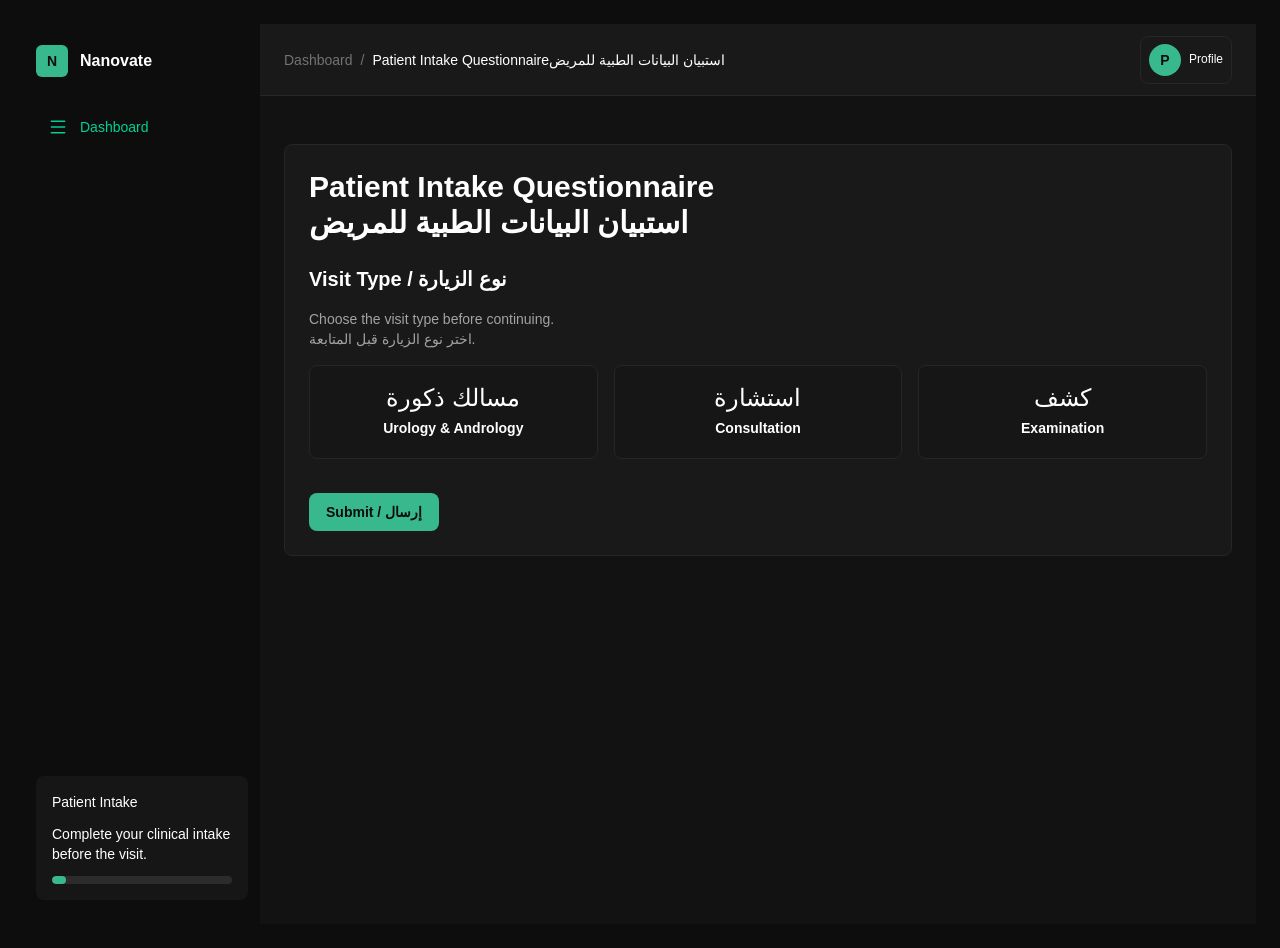
<file: frontend/low-libido.html>
<!DOCTYPE html>
<html lang="en" dir="ltr">
<head>
    <meta charset="UTF-8">
    <meta name="viewport" content="width=device-width, initial-scale=1.0">
    <title>Low Libido Questionnaire / استبيان انخفاض الرغبة الجنسية</title>
    <link rel="stylesheet" href="low-libido.css">
    <link rel="stylesheet" href="nanovate-theme.css">
</head>
<body>

<div class="container">
    <form id="lowLibidoForm">
        <div id="step-1" class="step-container card">
            <header class="cover-header">
                <h1>LOW LIBIDO ASSESSMENT QUESTIONNAIRE</h1>
                <p class="subtitle">Male Libido Assessment Questionnaire / استبيان تقييم الرغبة الجنسية لدى الرجال</p>
            </header>

            <section class="cover-section">
                <h2>Purpose / الهدف</h2>
                <p>This questionnaire helps assess sexual desire over the last 4 weeks. It is a screening and monitoring tool, not a diagnosis by itself.</p>
                <p dir="rtl" class="ar-text">يساعد هذا الاستبيان على تقييم الرغبة الجنسية خلال الأسابيع الأربعة الماضية. وهو أداة فحص ومتابعة وليس تشخيصاً بحد ذاته.</p>
            </section>

            <section class="cover-section">
                <h2>How to Answer / طريقة الإجابة</h2>
                <ul class="guidelines-list">
                    <li>Select one answer for each question.
                        <br><span dir="rtl" class="ar-inline">اختر إجابة واحدة فقط لكل سؤال.</span>
                    </li>
                    <li>Answer based on your experience over the last 4 weeks.
                        <br><span dir="rtl" class="ar-inline">أجب بناءً على تجربتك خلال آخر 4 أسابيع.</span>
                    </li>
                    <li>Higher scores indicate better libido, while lower scores indicate more reduction in desire.
                        <br><span dir="rtl" class="ar-inline">الدرجات الأعلى تعني رغبة أفضل، بينما الدرجات الأقل تعني انخفاضاً أكبر في الرغبة.</span>
                    </li>
                </ul>
            </section>

            <section class="cover-section">
                <h2>Interpretation / التقييم</h2>
                <table class="domain-table">
                    <thead>
                        <tr>
                            <th>Score / الدرجة</th>
                            <th>Interpretation / التقييم</th>
                        </tr>
                    </thead>
                    <tbody>
                        <tr>
                            <td class="center"><strong>35 - 40</strong></td>
                            <td>Excellent libido / رغبة ممتازة</td>
                        </tr>
                        <tr>
                            <td class="center"><strong>28 - 34</strong></td>
                            <td>Mild decrease / انخفاض بسيط</td>
                        </tr>
                        <tr>
                            <td class="center"><strong>20 - 27</strong></td>
                            <td>Moderate decrease / انخفاض متوسط</td>
                        </tr>
                        <tr>
                            <td class="center"><strong>&lt; 20</strong></td>
                            <td>Severe decrease, needs comprehensive assessment / انخفاض شديد يحتاج تقييم شامل</td>
                        </tr>
                    </tbody>
                </table>
            </section>

            <div class="step-actions">
                <button type="button" id="startBtn" class="btn-primary">Start Questionnaire / بدء الاستبيان &rarr;</button>
            </div>
        </div>

        <div id="step-2" class="step-container hidden">
            <section class="card patient-info-card">
                <h3>Patient Info / معلومات المريض</h3>
                <div class="patient-grid">
                    <div>
                        <span class="info-label">Name / الاسم:</span>
                        <input type="text" name="name" readonly required class="flat-input">
                    </div>
                    <div>
                        <span class="info-label">Age / العمر:</span>
                        <input type="number" name="age" readonly required class="flat-input">
                    </div>
                    <div>
                        <span class="info-label">Phone / الهاتف:</span>
                        <input type="text" name="phone" readonly required class="flat-input">
                    </div>
                    <div>
                        <span class="info-label">Email / البريد الإلكتروني:</span>
                        <input type="email" name="email" readonly class="flat-input">
                    </div>
                </div>
            </section>

            <section class="card definitions-card compact">
                <div class="weeks-instruction">
                    <h3>OVER THE PAST 4 WEEKS / خلال الأسابيع الأربعة الماضية</h3>
                    <p class="pulse-text">CHECK ONE BOX ONLY / اختر إجابة واحدة فقط لكل سؤال</p>
                </div>
            </section>

            <div id="questions"></div>

            <div class="step-actions">
                <button type="button" id="backToStep1" class="btn-secondary">&larr; Back / العودة</button>
                <button type="submit" id="lowLibidoSubmitBtn" class="btn-primary btn-submit">Submit Questionnaire / إرسال الاستبيان &check;</button>
            </div>
        </div>
    </form>

    <div id="results" class="hidden results-card completion-card">
        <h2>Questionnaire Saved / تم حفظ الاستبيان</h2>
        <p id="completionMessage" class="completion-message">Your answers were saved successfully.</p>
        <div class="completion-code-box">
            <span class="completion-code-label">Your code / الكود</span>
            <div class="completion-code-row">
                <strong id="completionCode" class="completion-code">INT-000</strong>
                <button id="copyCodeButton" type="button" class="copy-code-button">Copy code</button>
            </div>
        </div>
        <p class="completion-hint">Please remember this code for future visits.</p>
        <div class="results-actions">
            <a id="continueBtn" href="./" class="button-link">Continue / متابعة &rarr;</a>
        </div>
    </div>
</div>

<script src="low-libido.js"></script>
</body>
</html>
</file>
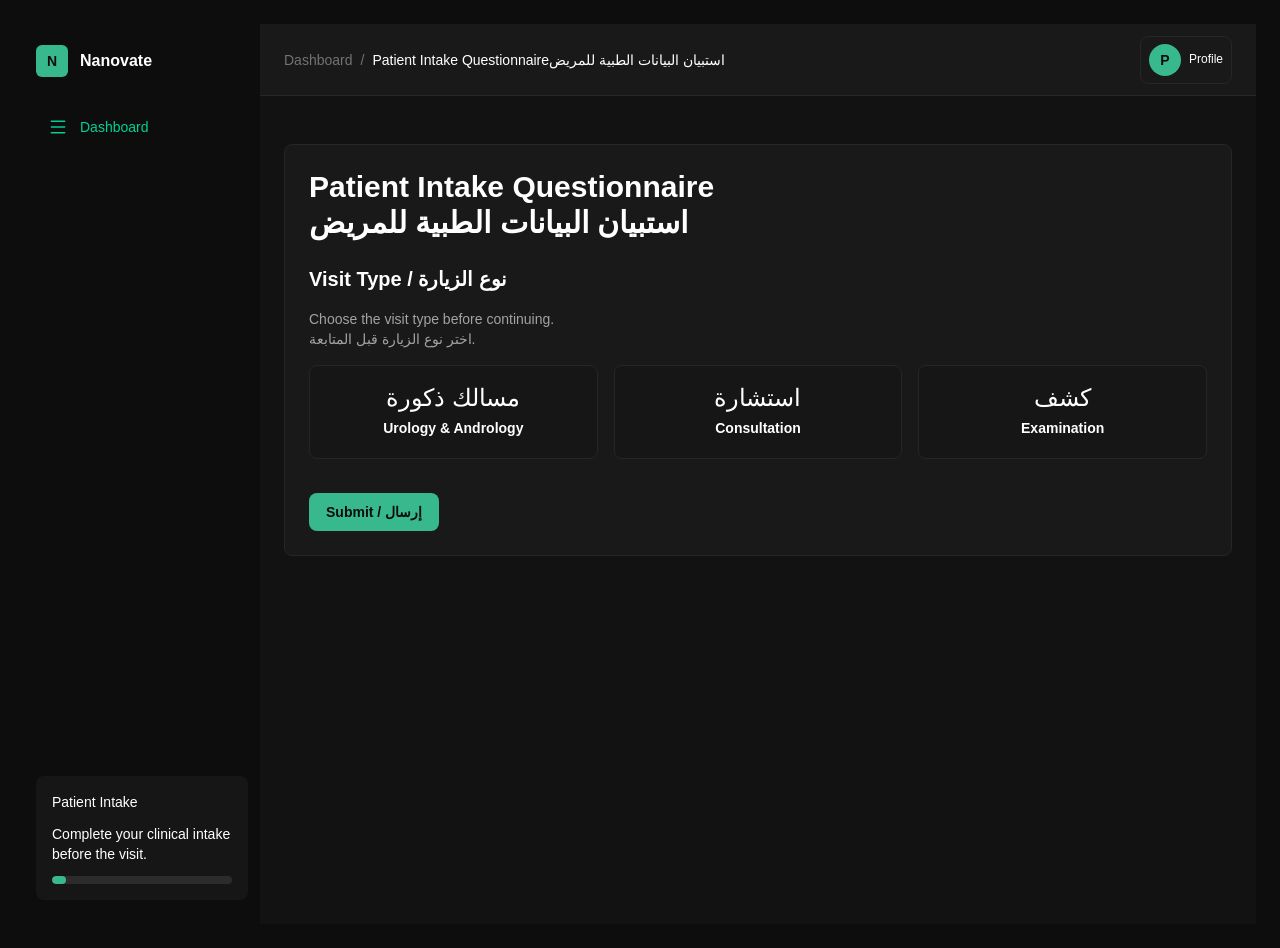
<file: frontend/pedt.html>
<!DOCTYPE html>
<html lang="en" dir="ltr">

<head>
    <meta charset="UTF-8">
    <meta name="viewport" content="width=device-width, initial-scale=1.0">
    <title>PEDT Questionnaire / استبيان تشخيص سرعة القذف</title>
    <link rel="stylesheet" href="pedt.css">
    <link rel="stylesheet" href="nanovate-theme.css">
</head>

<body>

    <div class="container">

        <form id="pedtForm">

            <!-- STEP 1: Cover Sheet / Guidelines -->
            <div id="step-1" class="step-container card">
                <header class="cover-header">
                    <h1>PREMATURE EJACULATION DIAGNOSTIC TOOL (PEDT)</h1>
                    <p class="subtitle">Bilingual Clinical Patient Assessment Questionnaire</p>
                </header>

                <section class="cover-section">
                    <h2>Background & Purpose / الخلفية والهدف</h2>
                    <p>This is a validated questionnaire designed to help identify men who may have a problem with
                        ejaculating too soon during sexual activity. Even if you do not feel you currently have
                        difficulties, please answer all five questions to ensure a complete evaluation.</p>
                    <p dir="rtl" class="ar-text">هذا استبيان معتمد سريرياً تم تصميمه لمساعدة الرجال الذين قد يعانون من
                        مشكلة القذف السريع أثناء النشاط الجنسي. حتى وإن لم تكن تشعر بوجود صعوبات حالياً، يرجى الإجابة عن
                        جميع الأسئلة الخمسة لضمان الحصول على تقييم كامل ودقيق.</p>
                </section>

                <section class="cover-section">
                    <h2>Instructions / التعليمات</h2>
                    <ul class="guidelines-list">
                        <li>
                            Please select the option that best represents your answer for each of the questions below.
                            <br><span dir="rtl" class="ar-inline">يرجى اختيار الإجابة التي تمثل حالتك بشكل أفضل لكل سؤال
                                من الأسئلة أدناه.</span>
                        </li>
                        <li>
                            Choose only one answer for each question.
                            <br><span dir="rtl" class="ar-inline">اختر إجابة واحدة فقط لكل سؤال.</span>
                        </li>
                        <li>
                            Remember, there are no right or wrong answers to these questions.
                            <br><span dir="rtl" class="ar-inline">تذكر أنه لا توجد إجابات صحيحة أو خاطئة لهذه
                                الأسئلة.</span>
                        </li>
                        <li>
                            While your experiences may change from time to time, what we need to know is your general
                            experience with intercourse.
                            <br><span dir="rtl" class="ar-inline">بينما قد تتغير تجاربك من وقت لآخر، فإن ما نحتاج إلى
                                معرفته هو تجربتك العامة مع الجماع.</span>
                        </li>
                    </ul>
                </section>

                <section class="cover-section">
                    <h2>Key Definitions / تعاريف هامة</h2>
                    <div class="definitions-box"
                        style="background: #f8fafc; padding: 20px; border-radius: 8px; border: 1px solid #e2e8f0; margin-bottom: 20px;">
                        <p style="margin-bottom: 8px;"><strong>Ejaculation</strong> refers to the release of semen after
                            penetration (i.e., when your penis enters your partner).</p>
                        <p dir="rtl" class="ar-text" style="margin-bottom: 0;">يشير <strong>القذف</strong> إلى خروج
                            السائل المنوي بعد الإيلاج (أي عندما يدخل العضو الذكري في شريكتك).</p>
                    </div>
                </section>

                <div class="step-actions">
                    <button type="button" id="startBtn" class="btn-primary">Start Questionnaire / بدء الاستبيان
                        &rarr;</button>
                </div>
            </div>
            <!-- STEP 2: Questionnaire -->
            <div id="step-2" class="step-container hidden">

                <!-- Timing Instruction -->
                <section class="card definitions-card compact" style="padding: 20px 30px !important;">
                    <div class="weeks-instruction">
                        <h3>GENERAL EXPERIENCE WITH INTERCOURSE / التجربة العامة مع الجماع</h3>
                        <p class="pulse-text" style="color: #1f4e79;">CHECK ONE BOX ONLY / اختر إجابة واحدة فقط لكل سؤال
                        </p>
                    </div>
                </section>

                <!-- Container for Q1 - Q5 -->
                <div id="questions"></div>

                <div class="step-actions">
                    <button type="button" id="backToStep1" class="btn-secondary">&larr; Back / العودة للإرشادات</button>
                    <button type="submit" id="pedtSubmitBtn" class="btn-primary btn-submit">Submit Questionnaire / إرسال
                        الاستبيان &check;</button>
                </div>
            </div>

        </form>

        <!-- Completion Panel -->
        <div id="results" class="hidden results-card completion-card">
            <h2>Questionnaire Saved / تم حفظ الاستبيان</h2>
            <p id="completionMessage" class="completion-message">Your answers were saved successfully.</p>
            <div class="completion-code-box">
                <span class="completion-code-label">Your code / الكود</span>
                <div class="completion-code-row">
                    <strong id="completionCode" class="completion-code">INT-000</strong>
                    <button id="copyCodeButton" type="button" class="copy-code-button">Copy code</button>
                </div>
            </div>
            <p class="completion-hint">Please remember this code for future visits.</p>
            <div class="results-actions">
                <a id="continueBtn" href="./" class="button-link">Continue / متابعة &rarr;</a>
            </div>
        </div>

    </div>

    <script src="pedt.js"></script>
</body>

</html>
</file>
<file: frontend/style.css>
/* Purpose: page frame, type, and base form controls. */
* { box-sizing: border-box; }

body {
  margin: 0;
  padding: 30px;
  background: #f4f7fb;
  color: #1a2533;
  font: 16px/1.5 Arial, sans-serif;
}

form {
  max-width: 1100px;
  margin: auto;
  padding: 30px;
  background: #fff;
  border-radius: 8px;
}

section { margin-bottom: 40px; }

form.sections-locked section:not(.visit-type-section),
form.sections-locked #submitButton,
form.sections-locked #submitStatus {
  display: none;
}

form.patient-unresolved section:not(.visit-type-section):not(.patient-status-section),
form.patient-unresolved #submitButton,
form.patient-unresolved #submitStatus {
  display: none;
}

h1, h2 { color: #1f4e79; font-weight: 700; letter-spacing: 0; }
h1 { margin: 0 0 8px; text-align: center; font-size: 28px; line-height: 1.25; }
h2 {
  margin-top: 0;
  padding-bottom: 8px;
  border-bottom: 2px solid #1f4e79;
  font-size: 20px;
}

label {
  display: block;
  margin-top: 18px;
  color: #1a2533;
  font-size: 15px;
  font-weight: 600;
  line-height: 1.4;
}

.hint, section > p {
  margin: 6px 0 0;
  color: #5a6a7a;
  font-size: 13px;
}

.visit-type-section {
  margin-bottom: 24px;
}

.patient-status-section {
  margin-bottom: 24px;
}

.visit-type-options {
  display: grid;
  grid-template-columns: repeat(3, minmax(0, 1fr));
  gap: 14px;
  margin-top: 16px;
}

.visit-type-options label {
  margin: 0;
  cursor: pointer;
}

.visit-type-options input {
  position: absolute;
  opacity: 0;
  pointer-events: none;
}

.visit-type-card {
  display: grid;
  gap: 4px;
  min-height: 94px;
  padding: 18px 16px;
  border: 1.5px solid #c5d0dc;
  border-radius: 8px;
  background: #f8fbff;
  color: #1a2533;
  text-align: center;
  transition: border-color 0.15s, box-shadow 0.15s, background 0.15s;
}

.visit-type-card strong {
  color: #1f4e79;
  font-size: 24px;
  line-height: 1.2;
}

.visit-type-card small {
  color: #5a6a7a;
  font-size: 14px;
  font-weight: 700;
}

.visit-type-options input:focus + .visit-type-card {
  border-color: #1f4e79;
  box-shadow: 0 0 0 3px rgba(31, 78, 121, 0.1);
}

.visit-type-options input:checked + .visit-type-card {
  border-color: #1f4e79;
  background: #eef4fb;
  box-shadow: 0 8px 22px rgba(31, 78, 121, 0.12);
}

.patient-code-panel {
  margin-top: 14px;
  padding: 14px 16px;
  border: 1.5px solid #d8e2ee;
  border-radius: 8px;
  background: #f8fbff;
}

.patient-code-search {
  display: grid;
  grid-template-columns: minmax(0, 1fr) auto;
  gap: 10px;
  align-items: end;
}

.patient-code-search input {
  margin-top: 6px;
}

.patient-code-search .secondary-button {
  margin-top: 0;
}

.patient-code-status {
  min-height: 22px;
  margin: 10px 0 0;
  color: #1f4e79;
  font-weight: 700;
}

input, select, textarea {
  width: 100%;
  margin-top: 6px;
  padding: 10px 12px;
  border: 1.5px solid #c5d0dc;
  border-radius: 7px;
  background: #fff;
  color: #1a2533;
  font: inherit;
  transition: border-color 0.15s, box-shadow 0.15s;
}

input:focus, select:focus, textarea:focus {
  outline: none;
  border-color: #1f4e79;
  box-shadow: 0 0 0 3px rgba(31, 78, 121, 0.1);
}

textarea { min-height: 80px; resize: vertical; }

/* Purpose: compact checkbox/radio layouts. */
.row, .grid, .radio-group {
  display: flex;
  flex-wrap: wrap;
  gap: 20px;
  margin-top: 8px;
}

.radio-group { gap: 22px; }

.row label, .grid label, .radio-group label {
  display: inline-flex;
  align-items: center;
  gap: 7px;
  width: auto;
  margin-top: 0;
  color: #2c3e50;
  font-size: 14px;
  font-weight: 400;
}

.row input[type="checkbox"], .row input[type="radio"],
.grid input[type="checkbox"], .grid input[type="radio"],
.radio-group input {
  width: auto;
  margin: 0;
  border: 0;
  box-shadow: none;
  flex: 0 0 auto;
}

/* Purpose: condition reference table and editable medical-history grid. */
table { width: 100%; border-collapse: collapse; }
th, td { border: 1px solid #ccc; padding: 8px; }
th {
  background: #1f4e79;
  color: #fff;
  font-size: 13px;
  font-weight: 700;
  text-align: left;
  text-transform: uppercase;
  letter-spacing: 0;
}
td { font-size: 14px; }

.conditions-box, .data-entry-table-wrapper {
  overflow-x: auto;
  -webkit-overflow-scrolling: touch;
}

.conditions-box { margin-bottom: 16px; }
.conditions-table { table-layout: auto; }
.conditions-table th, .conditions-table td { padding: 10px; vertical-align: top; }
.conditions-table th, .data-entry-table-wrapper thead th { white-space: normal; }
.conditions-table td:first-child {
  width: 1%;
  min-width: 0;
  color: #1f4e79;
  font-weight: 700;
  white-space: nowrap;
}

.condition-choice-list {
  display: grid;
  gap: 10px;
}

.condition-choice-list label {
  display: flex;
  align-items: flex-start;
  gap: 8px;
  margin: 0;
  color: #1a2533;
  font-weight: 400;
  line-height: 1.5;
}

.condition-choice-list input {
  width: auto;
  margin: 4px 0 0;
  flex: 0 0 auto;
}

.data-entry-table-wrapper {
  border: 1.5px solid #c5d0dc;
  border-radius: 8px;
}

.data-entry-table-wrapper table {
  min-width: 700px;
  table-layout: fixed;
}

.data-entry-table-wrapper thead th {
  padding: 11px 10px;
  border: 0;
  font-size: 11.5px;
  line-height: 1.3;
  word-break: break-word;
}

.data-entry-table-wrapper thead th:nth-child(1) { width: 19%; }
.data-entry-table-wrapper thead th:nth-child(2) { width: 20%; }
.data-entry-table-wrapper thead th:nth-child(3) { width: 10%; }
.data-entry-table-wrapper thead th:nth-child(4) { width: 14%; }
.data-entry-table-wrapper thead th:nth-child(5) { width: 21%; }
.data-entry-table-wrapper thead th:nth-child(6) { width: 16%; }

.data-entry-table-wrapper tbody tr:nth-child(even) { background: #f7fafd; }
.data-entry-table-wrapper tbody tr:hover { background: #eef4fb; }

.data-entry-table-wrapper tbody td {
  padding: 6px 7px;
  border: 1px solid #dde6f0;
  vertical-align: middle;
}

.data-entry-table-wrapper tbody td:first-child {
  padding: 10px;
  border-right: 2px solid #c5d0dc;
  background: #f0f5fb;
  color: #1f4e79;
  font-size: 12.5px;
  font-weight: 700;
  line-height: 1.35;
  word-break: break-word;
}

.data-entry-table-wrapper td input {
  min-width: 0;
  margin: 0;
  padding: 7px 8px;
  border-color: #d0dae6;
  border-radius: 5px;
  font-size: 13px;
}

/* Purpose: primary actions, inline validation, and modal messages. */
button[type="submit"], .secondary-button, .message-dialog button {
  border-radius: 8px;
  font-weight: 700;
  cursor: pointer;
}

button[type="submit"] {
  width: 100%;
  margin-top: 10px;
  padding: 16px 30px;
  border: 0;
  background: #1f4e79;
  color: #fff;
  font-size: 17px;
}

button[type="submit"]:hover { background: #163a5f; }
button[type="submit"]:disabled {
  background: #8a97a8;
  cursor: wait;
  opacity: 0.75;
}

.submit-status {
  min-height: 22px;
  margin: 10px 0 0;
  color: #4b6075;
  font-weight: 700;
  text-align: center;
}

.secondary-button {
  width: auto;
  min-height: 44px;
  margin-top: 18px;
  padding: 10px 18px;
  border: 1.5px solid #1f4e79;
  background: #fff;
  color: #1f4e79;
  font-size: 15px;
}
.secondary-button:hover { background: #eef4fb; }
.secondary-button:disabled { cursor: wait; opacity: 0.65; }

.input-error {
  border-color: #c0392b !important;
  background-color: #fff5f5 !important;
  animation: shake 0.35s ease;
}

.field-error {
  display: flex;
  align-items: center;
  gap: 5px;
  margin: 5px 0 0 2px;
  color: #c0392b;
  font-size: 12px;
  font-weight: 700;
  text-transform: uppercase;
  letter-spacing: 0;
}
.field-error::before { content: "⚠"; }

@keyframes shake {
  0%, 100% { transform: translateX(0); }
  20%, 60% { transform: translateX(-5px); }
  40%, 80% { transform: translateX(5px); }
}

.message-overlay {
  position: fixed;
  inset: 0;
  z-index: 1000;
  display: flex;
  align-items: center;
  justify-content: center;
  padding: 20px;
  background: rgba(15, 23, 42, 0.38);
}
.message-overlay[hidden] { display: none; }

.message-dialog {
  width: min(460px, 100%);
  padding: 22px;
  border-radius: 8px;
  background: #fff;
  box-shadow: 0 20px 50px rgba(15, 23, 42, 0.24);
}
.message-dialog h2 { margin: 0 0 14px; border: 0; padding: 0; font-size: 20px; }
.message-dialog p {
  margin: 0 0 22px;
  color: #2c3e50;
  font-size: 15px;
  line-height: 1.6;
  white-space: pre-line;
}
.message-dialog button {
  display: block;
  width: auto;
  margin-left: auto;
  padding: 10px 22px;
  font-size: 15px;
}
/* Purpose: explanatory blocks and conditional field wrappers. */
.section-instruction, .field-wrapper {
  border-radius: 8px;
  background: #f8fbff;
}

.section-instruction {
  display: flex;
  align-items: flex-start;
  gap: 14px;
  margin: 16px 0 20px;
  padding: 14px 16px;
  border-left: 4px solid #1f4e79;
  background: #eef4fb;
}
.section-instruction p { margin: 0; color: #1a2533; font-size: 14px; line-height: 1.6; }
.instruction-icon { flex-shrink: 0; margin-top: 2px; font-size: 22px; line-height: 1; }
.instruction-en { margin-bottom: 6px !important; font-weight: 600; }
.instruction-ar { direction: rtl; text-align: right; color: #3a4a5a !important; }

.field-wrapper {
  display: block;
  margin-top: 18px;
  padding: 14px 16px;
  border: 1.5px solid #e2eaf4;
  transition: border-color 0.2s, background 0.2s;
}
.field-wrapper > label { margin-top: 0; font-size: 15px; font-weight: 600; }
.field-wrapper-error { border-color: #c0392b !important; background: #fff5f5 !important; }
.field-wrapper-error .radio-group { animation: shake 0.35s ease; }

/* Purpose: medication upload previews and scan result cards. */
.medical-scan-notice {
  margin: 12px 0 18px;
  padding: 12px 14px;
  border-left: 4px solid #b7791f;
  border-radius: 8px;
  background: #fff7ed;
  color: #4a2f10;
  font-size: 14px;
  line-height: 1.55;
}

.upload-grid, .scan-summary {
  display: grid;
  grid-template-columns: repeat(2, minmax(0, 1fr));
  gap: 18px;
}
.upload-grid { margin-top: 14px; }
.upload-field { min-width: 0; }
.upload-field label { margin-top: 0; }

.upload-preview, .upload-file-list {
  min-height: 54px;
  margin-top: 10px;
  padding: 10px;
  border: 1.5px dashed #b9c7d8;
  border-radius: 8px;
  background: #f8fbff;
}
.upload-preview {
  display: grid;
  grid-template-columns: repeat(auto-fill, minmax(112px, 1fr));
  gap: 10px;
}
.upload-preview:empty::before,
.upload-file-list:empty::before {
  content: "No files selected / لم يتم اختيار ملفات";
  color: #6b7c8f;
  font-size: 13px;
}
.upload-preview-item { min-width: 0; }
.upload-preview-item img {
  display: block;
  width: 100%;
  aspect-ratio: 4 / 3;
  object-fit: cover;
  border: 1px solid #d6e0eb;
  border-radius: 7px;
  background: #fff;
}
.upload-preview-item span, .upload-file-list span {
  display: block;
  margin-top: 6px;
  color: #334155;
  font-size: 12px;
  line-height: 1.35;
  overflow-wrap: anywhere;
}

.scan-status {
  min-height: 22px;
  margin: 8px 0 0;
  color: #4b6075;
  font-size: 13px;
  font-weight: 600;
}
.scan-results {
  margin-top: 14px;
  padding-top: 14px;
  border-top: 1px solid #dce5ef;
}
.scan-summary { margin-bottom: 14px; }
.scan-summary h3, .scan-alerts h3, .scan-result-item h3 {
  margin: 0 0 8px;
  color: #1f4e79;
  font-size: 15px;
  line-height: 1.35;
}
.scan-summary ul, .scan-alerts ul, .scan-notes { margin: 0; padding-left: 20px; }
.scan-meta, .scan-result-item p {
  margin: 7px 0 0;
  color: #334155;
  font-size: 13px;
  line-height: 1.55;
}
.scan-alerts {
  margin: 12px 0;
  padding: 12px 14px;
  border-left: 4px solid #c0392b;
  border-radius: 8px;
  background: #fff5f5;
}
.scan-result-list { display: grid; gap: 12px; }
.scan-result-item {
  padding: 12px 14px;
  border: 1px solid #d8e2ee;
  border-radius: 8px;
  background: #fff;
}
.scan-result-item dl {
  display: grid;
  grid-template-columns: 130px 1fr;
  gap: 6px 10px;
  margin: 0;
  font-size: 13px;
}
.scan-result-item dt { color: #607184; font-weight: 700; }
.scan-result-item dd { margin: 0; color: #1a2533; overflow-wrap: anywhere; }
.scan-notes { margin-top: 12px; color: #56677a; font-size: 12px; line-height: 1.45; }

/* Purpose: mobile layouts turn tables and option groups into stacked cards. */
@media (max-width: 760px) {
  body { padding: 0; background: #fff; }
  form { padding: 16px; border-radius: 0; box-shadow: none; }
  h1 { font-size: 22px; line-height: 1.3; }
  h2 { font-size: 17px; line-height: 1.35; }
  section { margin-bottom: 28px; }
  label { margin-top: 18px; font-size: 14px; }
  input, select, textarea { min-height: 44px; font-size: 16px; border-radius: 6px; }

  .row, .grid, .radio-group {
    flex-direction: column;
    gap: 2px;
  }
  .row label, .grid label, .radio-group label {
    min-height: 44px;
    padding: 4px 0;
    align-items: center;
    font-size: 14px;
  }
  .row input[type="checkbox"], .row input[type="radio"],
  .grid input[type="checkbox"], .grid input[type="radio"],
  .radio-group input {
    width: 20px;
    height: 20px;
    flex-shrink: 0;
  }

  .conditions-box, .data-entry-table-wrapper {
    overflow-x: visible;
    border: 0;
    border-radius: 0;
  }
  .conditions-table thead, .data-entry-table-wrapper thead { display: none; }
  .conditions-table, .conditions-table tbody, .conditions-table tr, .conditions-table td,
  .data-entry-table-wrapper table, .data-entry-table-wrapper tbody, .data-entry-table-wrapper tr {
    display: block;
    width: 100%;
    min-width: 0;
  }
  .conditions-table tr, .data-entry-table-wrapper tr {
    margin-bottom: 14px;
    overflow: hidden;
    border: 1.5px solid #ccd6e0;
    border-radius: 8px;
    background: #fff;
  }
  .data-entry-table-wrapper tr { border-radius: 8px; box-shadow: 0 2px 8px rgba(31, 78, 121, 0.07); }
  .conditions-table td:first-child, .data-entry-table-wrapper td:first-child {
    display: block;
    width: 100%;
    padding: 10px 14px;
    border: 0;
    background: #1f4e79;
    color: #fff;
    font-size: 14px;
    font-weight: 700;
    white-space: normal;
  }
  .conditions-table td:last-child {
    padding: 12px;
    border-top: 0;
    font-size: 14px;
    line-height: 1.6;
    word-break: break-word;
  }
  .data-entry-table-wrapper td:not(:first-child) {
    display: grid;
    grid-template-columns: 1fr;
    gap: 4px;
    padding: 10px 14px 4px;
    border: 0;
    border-top: 1px solid #eef1f5;
  }
  .data-entry-table-wrapper td:nth-child(2)::before { content: "Specific Disease / المرض"; }
  .data-entry-table-wrapper td:nth-child(3)::before { content: "Duration / المدة"; }
  .data-entry-table-wrapper td:nth-child(4)::before { content: "Control Status / حالة التحكم"; }
  .data-entry-table-wrapper td:nth-child(5)::before { content: "Medication & Dosage / الدواء والجرعة"; }
  .data-entry-table-wrapper td:nth-child(6)::before { content: "Sexual Relevance / العلاقة بالحالة الجنسية"; }
  .data-entry-table-wrapper td:not(:first-child)::before {
    margin-bottom: 2px;
    color: #1f4e79;
    font-size: 11px;
    font-weight: 700;
    text-transform: uppercase;
    letter-spacing: 0;
  }
  .data-entry-table-wrapper td input {
    min-height: 40px;
    margin-bottom: 6px;
    padding: 8px 10px;
    border: 1px solid #ccc;
    border-radius: 6px;
    font-size: 15px;
  }

  button[type="submit"] { min-height: 52px; border-radius: 8px; font-size: 17px; }
  .message-overlay { align-items: flex-end; padding: 0; }
  .message-dialog { width: 100%; padding: 20px 16px 32px; border-radius: 8px 8px 0 0; }
  .field-wrapper { padding: 12px; }
  .upload-grid, .scan-summary, .scan-result-item dl { grid-template-columns: 1fr; }
  .secondary-button { width: 100%; min-height: 48px; }
  .visit-type-options { grid-template-columns: 1fr; }
  .visit-type-card { min-height: 76px; }
  .patient-code-search { grid-template-columns: 1fr; }
}

@media (max-width: 420px) {
  h1 { font-size: 19px; }
  h2 { font-size: 16px; }
}

/* Submissions page */
.submissions-page main{max-width:1100px;margin:auto}
.submissions-page h1{margin:0;color:#1f4e79;text-align:left}
.submissions-page table{width:100%;border-collapse:collapse;table-layout:fixed}
.submissions-page th,.submissions-page td{padding:8px;border:1px solid #d4dce7;text-align:left;vertical-align:top;word-break:break-word}
.submissions-page th{width:25%;background:#eef4fb;color:#1f4e79;font-size:13px;text-transform:none}
.submissions-page a{color:#1f4e79}
.toolbar{display:flex;justify-content:space-between;align-items:center;gap:16px;margin-bottom:18px;flex-wrap:wrap}
.ai-download-button{display:inline-block;margin:4px 0 10px;padding:10px 14px;border-radius:6px;background:#1f4e79;color:#fff;font-weight:700;text-decoration:none}
.ai-download-button:hover{background:#163a5f}
.submission,.empty{background:#fff;border-radius:8px}
.submission{margin-bottom:28px;padding:24px;box-shadow:0 8px 24px rgba(15,23,42,.09)}
.submission h2{margin:0 0 14px;color:#1f4e79;font-size:20px}
.summary{display:grid;grid-template-columns:repeat(auto-fit,minmax(180px,1fr));gap:10px;margin-bottom:18px;padding:12px;border-radius:6px;background:#f0f6ff}
.submission-tabs{display:flex;gap:8px;align-items:center;flex-wrap:wrap;margin:0 0 14px}
.submission-tab{display:inline-flex;align-items:center;min-height:38px;padding:8px 14px;border:1px solid #c9d7e6;border-radius:6px;background:#eef4fb;color:#1f4e79;font:inherit;font-weight:700;font-size:13px;cursor:pointer}
.submission-download{border-color:#1f4e79;background:#1f4e79;color:#fff;text-decoration:none}
.submission-download:hover{background:#163a5f}
.submission-inline-form{display:inline-block;margin:0}
.submission-inline-form button{font-family:inherit}
.submission-tab-active{border-color:#1f4e79;background:#dcecff}
.submission-tab-muted{color:#6b7280;background:#f5f7fa;cursor:not-allowed}
.submission-panel[hidden]{display:none}
.form-details{margin-bottom:20px;border:1px solid #d4dce7;border-radius:6px;overflow:hidden}
.form-details summary{padding:10px 14px;background:#eef4fb;color:#1f4e79;font-weight:700;cursor:pointer}
.ai-report{border:2px solid #1f4e79;border-radius:8px;overflow:hidden}
.ai-report-title{display:flex;align-items:center;justify-content:space-between;gap:12px;padding:10px 16px;background:#1f4e79;color:#fff;font-weight:700;font-size:15px;letter-spacing:0;cursor:pointer;list-style:none}
.ai-report-title::-webkit-details-marker{display:none}
.ai-report-title::after{content:"+";width:22px;height:22px;border:1px solid rgba(255,255,255,.55);border-radius:4px;text-align:center;line-height:20px;font-size:18px}
.ai-report[open] .ai-report-title::after{content:"-"}
.ai-report-content{background:#fff}
.ai-section{padding:16px;border-bottom:1px solid #d4dce7}
.ai-section:last-child{border-bottom:0}
.ai-section-title{margin-bottom:10px;color:#1f4e79;font-weight:700;font-size:15px}
.ai-status{display:inline-block;margin-bottom:12px;padding:5px 12px;border-radius:4px;color:#fff;font-size:12px;font-weight:700}
.ai-missing{padding:12px;color:#888;font-style:italic}
.ai-summary-box,.ai-decision,.ai-flag,.ai-ok{margin-bottom:10px;padding:10px 14px;border-radius:0 6px 6px 0}
.ai-summary-box{border-left:4px solid #1f4e79;background:#f7fbff}
.ai-summary-box p{margin:0 0 8px;line-height:1.6}
.ai-badge{display:inline-block;padding:3px 10px;border-radius:8px;color:#fff;font-size:12px;font-weight:700}
.ai-decision{border-left:4px solid #e65100;background:#fffdf0;line-height:1.7}
.ai-flag{border-left:4px solid #b71c1c;background:#fff3f3;color:#7f0000;font-size:14px}
.ai-ok{border-left:4px solid #2e7d32;background:#f0fff4;color:#1b5e20;font-size:14px}
.ai-list{margin-bottom:12px}
.ai-list ul{margin:6px 0 0;padding-left:20px}
.ai-list li{margin-bottom:4px;font-size:14px;line-height:1.55}
.ai-score,.pubmed-meta{color:#666;font-size:12px}
.pubmed-card{margin-top:8px;padding:10px 14px;border:1px solid #c9dff5;border-radius:6px;background:#f7fbff}
.pubmed-title{margin-bottom:4px;font-weight:700;font-size:14px}
.pubmed-abstract{color:#333;font-size:13px;line-height:1.55}
.empty{padding:22px}

@media (max-width:760px){
  .submissions-page{padding:16px;background:#f4f7fb}
  .submissions-page h1{font-size:22px}
  .submissions-page table,.submissions-page tbody,.submissions-page tr,.submissions-page th,.submissions-page td{display:block;width:100%}
  .submissions-page tr{border-bottom:1px solid #d4dce7}
  .submissions-page th{border-bottom:0}
  .submission{padding:16px}
}

/* Clinical agent test page */
.clinical-test-page{padding:24px;background:#f6f8fb;color:#172033}
.clinical-test-page main{max-width:980px;margin:auto;display:grid;gap:18px}
.clinical-test-page h1,.clinical-test-page h2,.clinical-test-page h3{margin:0 0 8px;color:#1f4e79;text-align:left}
.clinical-test-page h1{font-size:28px}
.clinical-test-page h2{font-size:21px}
.clinical-test-page h3{font-size:17px}
.clinical-test-page form,.clinical-test-page .result-panel,.clinical-test-page details{padding:18px;border:1px solid #d8e0ea;border-radius:8px;background:#fff}
.clinical-test-page label{display:grid;gap:6px;margin-bottom:14px;font-weight:700}
.clinical-test-page textarea{min-height:84px;resize:vertical}
.clinical-test-page button{padding:10px 14px;border:0;border-radius:6px;background:#1f4e79;color:#fff;font:inherit;font-weight:700;cursor:pointer}
.clinical-test-page .result-panel{display:grid;gap:14px}
.clinical-test-page .section{padding-top:12px;border-top:1px solid #e3e9f0}
.clinical-test-page .section:first-child{padding-top:0;border-top:0}
.clinical-test-page ul{margin:8px 0 0 20px;padding:0}
.clinical-test-page li{margin-bottom:6px}
.clinical-test-page .flag,.clinical-test-page .ok{padding:10px;border-left:4px solid}
.clinical-test-page .flag{border-color:#b42318;background:#fff3f0}
.clinical-test-page .ok{border-color:#18794e;background:#eefaf3}
.clinical-test-page .muted{color:#5f6b7a}
.clinical-test-page .passage,.clinical-test-page pre{overflow:auto;white-space:pre-wrap}
.clinical-test-page .passage{max-height:220px;padding:10px;border:1px solid #e3e9f0;border-radius:6px;background:#fbfcfe}
.clinical-test-page pre{min-height:220px}
}

/* Camera capture module styles */
.upload-actions {
  display: flex;
  gap: 12px;
  align-items: stretch;
  margin-top: 6px;
}
.upload-actions input[type="file"] {
  margin-top: 0;
  flex: 1;
}
.upload-actions .camera-trigger-btn {
  margin-top: 0;
  display: flex;
  align-items: center;
  gap: 8px;
  white-space: nowrap;
  flex-shrink: 0;
  padding: 10px 16px;
}

/* Modal layout */
.camera-modal {
  position: fixed;
  inset: 0;
  z-index: 1100;
  display: flex;
  align-items: center;
  justify-content: center;
  padding: 20px;
  background: rgba(15, 23, 42, 0.65);
  backdrop-filter: blur(8px);
  -webkit-backdrop-filter: blur(8px);
}
.camera-modal[hidden] {
  display: none;
}
.camera-modal-content {
  width: min(540px, 100%);
  background: #1e293b;
  border-radius: 16px;
  box-shadow: 0 25px 50px -12px rgba(0, 0, 0, 0.5);
  border: 1px solid rgba(255, 255, 255, 0.1);
  overflow: hidden;
  display: flex;
  flex-direction: column;
}

/* Modal header */
.camera-modal-header {
  padding: 16px 20px;
  background: #0f172a;
  border-bottom: 1px solid rgba(255, 255, 255, 0.08);
  display: flex;
  justify-content: space-between;
  align-items: center;
}
.camera-modal-header h3 {
  margin: 0;
  color: #f8fafc;
  font-size: 18px;
  font-weight: 600;
}
.camera-modal-close {
  background: none;
  border: 0;
  color: #94a3b8;
  font-size: 28px;
  cursor: pointer;
  padding: 0;
  line-height: 1;
  transition: color 0.2s;
}
.camera-modal-close:hover {
  color: #f1f5f9;
}

/* Video viewport container */
.camera-viewport-container {
  position: relative;
  width: 100%;
  aspect-ratio: 4 / 3;
  background: #000;
  overflow: hidden;
}
#cameraVideo {
  width: 100%;
  height: 100%;
  object-fit: cover;
}
.camera-flash {
  position: absolute;
  inset: 0;
  background: #fff;
  opacity: 0;
  pointer-events: none;
  transition: opacity 0.15s ease-out;
}
.camera-flash.flash-active {
  opacity: 1;
  transition: none; /* Instant white out */
}

/* Camera modal controls */
.camera-modal-controls {
  padding: 20px;
  background: #0f172a;
  display: flex;
  flex-direction: column;
  align-items: center;
  gap: 16px;
}

/* Select Camera styling */
.camera-device-select-wrapper {
  width: 100%;
  display: flex;
  align-items: center;
  gap: 10px;
}
.camera-device-select-wrapper label {
  color: #94a3b8;
  font-size: 13px;
  font-weight: 600;
  margin-top: 0;
  white-space: nowrap;
}
.camera-device-select {
  background: #1e293b;
  border: 1px solid rgba(255, 255, 255, 0.15);
  color: #f8fafc;
  font-size: 14px;
  padding: 8px 12px;
  border-radius: 6px;
  width: 100%;
  margin-top: 0;
}
.camera-device-select:focus {
  border-color: #3b82f6;
  box-shadow: 0 0 0 2px rgba(59, 130, 246, 0.25);
}

/* Capture Shutter Button */
.camera-main-actions {
  display: flex;
  justify-content: center;
  align-items: center;
  width: 100%;
}
.camera-capture-btn {
  width: 72px;
  height: 72px;
  border-radius: 50%;
  background: #fff;
  border: 4px solid #94a3b8;
  cursor: pointer;
  display: flex;
  align-items: center;
  justify-content: center;
  padding: 0;
  transition: transform 0.1s ease, border-color 0.2s;
  outline: none;
}
.camera-capture-btn:hover {
  border-color: #f1f5f9;
}
.camera-capture-btn:active {
  transform: scale(0.92);
}
.capture-inner-circle {
  width: 54px;
  height: 54px;
  border-radius: 50%;
  background: #dc2626;
  display: block;
  transition: background-color 0.2s;
}
.camera-capture-btn:hover .capture-inner-circle {
  background: #ef4444;
}

/* Status message */
.camera-status-msg {
  margin: 0;
  font-size: 13px;
  color: #10b981; /* emerald/green for success */
  font-weight: 600;
  text-align: center;
  min-height: 20px;
}

/* Mobile adjustments */
@media (max-width: 760px) {
  .upload-actions {
    flex-direction: column;
    align-items: stretch;
  }
  .upload-actions .camera-trigger-btn {
    width: 100%;
    justify-content: center;
  }
  .camera-modal {
    padding: 0;
    align-items: flex-end;
  }
  .camera-modal-content {
    width: 100%;
    border-radius: 20px 20px 0 0;
    max-height: 90vh;
  }
  .camera-viewport-container {
    aspect-ratio: 1 / 1;
  }
}

/* Nanovate Figma shared system */
:root {
  --nv-bg: #ffffff;
  --nv-surface: #ffffff;
  --nv-text: #121212;
  --nv-muted: #6e6e6e;
  --nv-muted-2: #99a1af;
  --nv-border: #ededed;
  --nv-border-strong: #bfbfbf;
  --nv-sidebar: #0d0d0d;
  --nv-sidebar-soft: #191919;
  --nv-sidebar-hover: #262626;
  --nv-accent: #38b98d;
  --nv-accent-2: #46bb91;
  --nv-purple: #8a38f5;
  --nv-warning: #fdc700;
  --nv-danger: #cc552b;
  --nv-radius-sm: 8px;
  --nv-radius-md: 10px;
  --nv-radius-lg: 14px;
  --nv-sidebar-width: 236px;
  --nv-header-height: 72px;
}

* {
  box-sizing: border-box;
}

html,
body {
  min-height: 100%;
}

body {
  margin: 0 !important;
  padding: 0 !important;
  background: var(--nv-bg) !important;
  color: var(--nv-text) !important;
  font-family: Inter, Arial, sans-serif !important;
  font-size: 14px !important;
  line-height: 20px !important;
  letter-spacing: 0 !important;
}

.nv-shell {
  display: grid;
  grid-template-columns: var(--nv-sidebar-width) minmax(0, 1fr);
  min-height: 100vh;
  background: var(--nv-bg);
}

.nv-sidebar {
  position: sticky;
  top: 0;
  align-self: start;
  display: flex;
  flex-direction: column;
  gap: 2px;
  width: var(--nv-sidebar-width);
  height: 100vh;
  padding: 0 12px 24px;
  background: var(--nv-sidebar);
  color: var(--nv-surface);
}

.nv-brand {
  display: flex;
  align-items: center;
  justify-content: space-between;
  height: 73px;
  gap: 12px;
}

.nv-brand-mark {
  display: inline-flex;
  align-items: center;
  justify-content: center;
  width: 32px;
  height: 32px;
  border-radius: var(--nv-radius-sm);
  background: var(--nv-accent);
  color: var(--nv-sidebar);
  font-weight: 700;
}

.nv-brand-name {
  flex: 1;
  color: var(--nv-surface);
  font-size: 16px;
  font-weight: 600;
  line-height: 24px;
}

.nv-nav {
  display: grid;
  gap: 8px;
  padding-top: 10px;
}

.nv-nav-link {
  display: flex;
  align-items: center;
  gap: 12px;
  min-height: 36px;
  padding: 8px 12px;
  border-radius: var(--nv-radius-md);
  color: #bfbfbf;
  font-size: 14px;
  font-weight: 500;
  line-height: 20px;
  text-decoration: none;
}

.nv-nav-link:hover,
.nv-nav-link.is-active {
  background: var(--nv-sidebar-hover);
  color: var(--nv-surface);
}

.nv-nav-icon {
  display: inline-flex;
  align-items: center;
  justify-content: center;
  width: 20px;
  height: 20px;
  color: currentColor;
}

.nv-sidebar-credit {
  display: grid;
  gap: 12px;
  margin-top: auto;
  padding: 16px;
  border-radius: var(--nv-radius-md);
  background: var(--nv-sidebar-soft);
  color: var(--nv-surface);
}

.nv-sidebar-credit * {
  color: #ffffff !important;
}

.nv-sidebar-credit strong {
  color: #ffffff !important;
  font-size: 14px;
  font-weight: 600;
  line-height: 20px;
}

.nv-sidebar-credit p {
  margin: 0;
  color: #ffffff !important;
  font-size: 13px;
  font-weight: 500;
  line-height: 20px;
}

.nv-progress {
  height: 8px;
  overflow: hidden;
  border-radius: var(--nv-radius-sm);
  background: #2c2c2c;
}

.nv-progress span {
  display: block;
  width: 0%;
  height: 100%;
  border-radius: inherit;
  background: var(--nv-accent);
  transition: width 180ms ease;
}

.nv-page {
  min-width: 0;
  background: var(--nv-bg);
}

.nv-header {
  position: sticky;
  top: 0;
  z-index: 50;
  display: flex;
  align-items: center;
  justify-content: space-between;
  gap: 24px;
  height: var(--nv-header-height);
  padding: 12px 24px;
  border-bottom: 1px solid var(--nv-border);
  background: rgba(255, 255, 255, 0.96);
}

.nv-breadcrumbs {
  display: flex;
  align-items: center;
  gap: 8px;
  min-width: 0;
  color: var(--nv-muted);
  font-size: 14px;
  font-weight: 500;
  line-height: 20px;
}

.nv-page-title {
  overflow: hidden;
  color: var(--nv-text);
  text-overflow: ellipsis;
  white-space: nowrap;
}

.nv-header-actions {
  display: flex;
  align-items: center;
  gap: 16px;
}

.nv-search {
  display: flex;
  align-items: center;
  width: 280px;
  height: 38px;
  gap: 8px;
  padding: 8px 16px;
  border: 1px solid var(--nv-border);
  border-radius: var(--nv-radius-sm);
  color: var(--nv-muted);
  font-size: 14px;
  line-height: 20px;
}

.nv-profile {
  display: flex;
  align-items: center;
  gap: 8px;
  min-height: 48px;
  max-width: 360px;
  padding: 4px 8px;
  border: 1px solid var(--nv-border);
  border-radius: var(--nv-radius-md);
  background: var(--nv-surface);
}

.nv-avatar {
  display: inline-flex;
  align-items: center;
  justify-content: center;
  width: 32px;
  height: 32px;
  border-radius: 999px;
  background: var(--nv-accent);
  color: var(--nv-sidebar);
  font-weight: 700;
}

.nv-profile-details {
  display: grid;
  gap: 2px;
  min-width: 0;
}

.nv-profile-name {
  overflow: hidden;
  color: var(--nv-text);
  font-size: 12px;
  font-weight: 500;
  line-height: 16px;
  text-overflow: ellipsis;
  white-space: nowrap;
}

.nv-profile-meta {
  overflow: hidden;
  color: var(--nv-muted);
  font-size: 10px;
  font-weight: 400;
  line-height: 12px;
  text-overflow: ellipsis;
  white-space: nowrap;
}

.nv-content {
  width: 100%;
  max-width: 1160px;
  margin: 0 auto;
  padding: 48px 24px 64px;
}

.nv-content > main,
.nv-content > .container,
.nv-content > form,
.nv-content > .clinical-test-page main {
  width: 100%;
  max-width: none !important;
  margin: 0 !important;
}

form,
.card,
.scale-card,
.results-card,
.submission,
.empty,
.result-panel,
details,
.form-details,
.ai-report,
.ai-summary-panel,
.iief-details,
.patient-code-panel,
.section-instruction,
.field-wrapper,
.medical-scan-notice,
.scan-result-item,
.scan-alerts,
.pubmed-card,
.message-dialog {
  border: 1px solid var(--nv-border) !important;
  border-radius: var(--nv-radius-lg) !important;
  background: var(--nv-surface) !important;
  box-shadow: none !important;
}

form,
.card,
.scale-card,
.results-card,
.submission,
.empty,
.result-panel,
details {
  padding: 24px !important;
}

section {
  margin-bottom: 24px !important;
}

h1,
h2,
h3,
h4,
.cover-header h1,
.cover-section h2,
.patient-info-card h3,
.score-section h3,
.ai-section-title,
.submission h2,
.iief-summary-header h3,
.iief-domain-scores h4,
.iief-answers-table h4 {
  color: var(--nv-text) !important;
  font-family: Inter, Arial, sans-serif !important;
  letter-spacing: 0 !important;
}

h1,
.cover-header h1 {
  margin: 0 0 24px !important;
  font-size: 30px !important;
  font-weight: 600 !important;
  line-height: 36px !important;
  text-align: left !important;
}

h2,
.submission h2,
.results-card h2 {
  margin: 0 0 16px !important;
  padding: 0 !important;
  border: 0 !important;
  font-size: 20px !important;
  font-weight: 600 !important;
  line-height: 28px !important;
}

h3,
h4,
.cover-header .subtitle,
.weeks-instruction h3,
.patient-info-card h3,
.score-section h3,
.ai-section-title {
  font-size: 16px !important;
  font-weight: 500 !important;
  line-height: 24px !important;
}

p,
li,
td,
th,
label,
.hint,
section > p,
.cover-section p,
.guidelines-list li,
.question-en,
.question-ar,
.opt-en,
.opt-ar,
.summary,
.ai-list li,
.pubmed-abstract {
  color: var(--nv-text) !important;
  font-family: Inter, Arial, sans-serif !important;
  font-size: 14px !important;
  line-height: 20px !important;
  letter-spacing: 0 !important;
}

.hint,
section > p,
.subtitle,
.ar-text,
.ar-inline,
.question-ar,
.opt-ar,
.completion-hint,
.ai-summary-header p,
.pubmed-meta,
.score,
.section-note,
.muted {
  color: var(--nv-muted) !important;
}

label,
.info-label,
.score-label,
.severity-label,
strong {
  font-weight: 500 !important;
}

input,
select,
textarea,
.flat-input,
.camera-device-select {
  min-height: 38px !important;
  margin-top: 6px !important;
  padding: 8px 16px !important;
  border: 1px solid var(--nv-border) !important;
  border-radius: var(--nv-radius-sm) !important;
  background: var(--nv-surface) !important;
  color: var(--nv-text) !important;
  font: 400 14px/20px Inter, Arial, sans-serif !important;
  box-shadow: none !important;
}

textarea {
  min-height: 84px !important;
}

input:focus,
select:focus,
textarea:focus {
  outline: none !important;
  border-color: var(--nv-accent) !important;
  box-shadow: 0 0 0 3px rgba(56, 185, 141, 0.16) !important;
}

button,
.btn-primary,
.btn-secondary,
.button-link,
.secondary-button,
.submission-tab,
.ai-download-button,
.language-toggle,
button[type="submit"],
.copy-code-button {
  display: inline-flex !important;
  align-items: center !important;
  justify-content: center !important;
  min-height: 37px !important;
  width: auto !important;
  padding: 10px 16px !important;
  border: 1px solid var(--nv-border) !important;
  border-radius: 6px !important;
  background: var(--nv-surface) !important;
  color: var(--nv-text) !important;
  font: 500 14px/16px Inter, Arial, sans-serif !important;
  text-decoration: none !important;
  box-shadow: none !important;
  transform: none !important;
}

button:hover,
.btn-primary:hover,
.btn-secondary:hover,
.button-link:hover,
.secondary-button:hover,
.submission-tab:hover,
.ai-download-button:hover,
.language-toggle:hover {
  border-color: var(--nv-border-strong) !important;
  background: #f2f2f2 !important;
}

.btn-primary,
.btn-submit,
.button-link,
button[type="submit"],
.submission-download,
.ai-download-button,
.language-toggle[aria-pressed="true"] {
  border-color: var(--nv-accent) !important;
  background: var(--nv-accent) !important;
  color: var(--nv-sidebar) !important;
}

.btn-primary:hover,
.btn-submit:hover,
.button-link:hover,
button[type="submit"]:hover,
.submission-download:hover,
.ai-download-button:hover {
  background: var(--nv-accent-2) !important;
}

button:disabled,
.submission-tab-muted {
  border-color: var(--nv-border) !important;
  background: #f2f2f2 !important;
  color: var(--nv-muted) !important;
  cursor: not-allowed !important;
}

.cover-header {
  margin-bottom: 24px !important;
  padding-bottom: 0 !important;
  border-bottom: 0 !important;
  text-align: left !important;
}

.cover-section,
.definitions-card,
.patient-info-card,
.score-section,
.info-block,
.summary,
.ai-summary-panel,
.domain-score-card,
.stat-badge,
.score-display,
.severity-container,
.completion-code-box,
.score-interpretation-box,
.upload-preview,
.upload-file-list,
.scan-summary,
.scan-result-item,
.ai-summary-box,
.ai-decision,
.ai-flag,
.ai-ok,
.pubmed-card {
  border-color: var(--nv-border) !important;
  background: #ffffff !important;
  border-radius: var(--nv-radius-md) !important;
  box-shadow: none !important;
}

.visit-type-options,
.summary,
.domain-scores-grid,
.results-grid-summary,
.score-options,
.upload-grid,
.scan-summary {
  gap: 16px !important;
}

.visit-type-card,
.option-item,
.score-option-card,
.domain-score-card,
.stat-badge {
  border: 1px solid var(--nv-border) !important;
  border-radius: var(--nv-radius-md) !important;
  background: var(--nv-surface) !important;
  color: var(--nv-text) !important;
  box-shadow: none !important;
}

.visit-type-options input:checked + .visit-type-card,
.option-item:has(input[type="radio"]:checked),
.score-option input:checked + .score-option-card,
.submission-tab-active {
  border-color: var(--nv-accent) !important;
  background: rgba(56, 185, 141, 0.08) !important;
  box-shadow: none !important;
}

.scorer-box,
.score-option-value,
.completion-code,
.score-value,
.domain-score-card span,
.stat-badge span,
a {
  color: var(--nv-accent) !important;
}

.scorer-box.filled,
.option-number {
  border-color: var(--nv-accent) !important;
  background: rgba(56, 185, 141, 0.12) !important;
  color: var(--nv-accent) !important;
}

table,
.conditions-table,
.domain-table {
  border-collapse: collapse !important;
  border-radius: var(--nv-radius-md) !important;
  overflow: hidden !important;
}

th,
td,
.domain-table th,
.domain-table td,
.iief-answers-table th,
.iief-answers-table td {
  padding: 10px 12px !important;
  border: 1px solid var(--nv-border) !important;
}

th,
.domain-table th,
.iief-answers-table th,
.conditions-table td:first-child,
.data-entry-table-wrapper tbody td:first-child {
  background: #f2f2f2 !important;
  color: var(--nv-text) !important;
  font-weight: 500 !important;
  text-transform: none !important;
}

.question-row {
  grid-template-columns: 14% 43% 43%;
  border-color: var(--nv-border) !important;
  background: var(--nv-surface) !important;
}

.question-row.shaded .column-left,
.question-row.shaded .column-middle,
.question-row.shaded .column-right,
.scale-score {
  background: #f2f2f2 !important;
}

.column-left,
.column-middle {
  border-color: var(--nv-border) !important;
}

.ai-status,
.ai-badge,
.severity-badge {
  border-radius: 999px !important;
  background: var(--nv-accent) !important;
  color: var(--nv-sidebar) !important;
}

.ai-report-title {
  background: var(--nv-sidebar) !important;
  color: var(--nv-surface) !important;
}

.ai-summary-box,
.ai-decision,
.ai-flag,
.ai-ok,
.section-instruction,
.medical-scan-notice,
.patient-info-card,
.scan-alerts {
  border-left: 4px solid var(--nv-accent) !important;
}

.ai-flag,
.input-error,
.field-wrapper-error,
.error-highlight,
.error-state,
.question-row.error-highlight {
  border-color: var(--nv-danger) !important;
}

.camera-modal-content,
.camera-modal-header,
.camera-modal-controls {
  background: var(--nv-sidebar) !important;
}

.camera-capture-btn {
  border-radius: 999px !important;
}

body.is-arabic .nv-breadcrumbs,
body.is-arabic h1,
body.is-arabic h2,
body.is-arabic h3,
body.is-arabic p,
body.is-arabic td,
body.is-arabic th {
  text-align: right !important;
}

@media (max-width: 960px) {
  .nv-shell {
    grid-template-columns: 1fr;
  }

  .nv-sidebar {
    position: relative;
    width: 100%;
    height: auto;
    padding: 12px;
  }

  .nv-nav {
    grid-template-columns: repeat(auto-fit, minmax(132px, 1fr));
  }

  .nv-sidebar-credit {
    display: none;
  }

  .nv-header {
    position: relative;
  }

  .nv-search,
  .nv-profile-details {
    display: none;
  }
}

@media (max-width: 640px) {
  .nv-content {
    padding: 24px 12px 40px;
  }

  .nv-header {
    height: auto;
    min-height: var(--nv-header-height);
    padding: 12px;
  }

  form,
  .card,
  .scale-card,
  .results-card,
  .submission,
  .empty,
  .result-panel,
  details {
    padding: 16px !important;
  }

  h1,
  .cover-header h1 {
    font-size: 24px !important;
    line-height: 30px !important;
  }

  .step-actions,
  .toolbar,
  .toolbar-actions {
    align-items: stretch !important;
  }

  .btn-primary,
  .btn-secondary,
  .button-link,
  .secondary-button,
  button[type="submit"] {
    width: 100% !important;
  }
}

/* Free-text "Other" companions for the complaints and referral checklists */
.other-input-wrapper { margin-top: 12px; }
.other-input-wrapper label { font-weight: 600; }
</file>
<file: frontend/nanovate-theme.css>
/* Shared Nanovate dark theme overrides. Loaded after page-specific styles. */
:root,
:root[data-theme="dark"] {
  --nv-white: #ffffff;
  --nv-black: #000000;
  --nv-bg: #121212;
  --nv-surface: #121212;
  --nv-bg-card: #191919;
  --nv-bg-sidebar: #0d0d0d;
  --nv-bg-elevated: #161616;
  --nv-bg-panel: #0d0d0d;
  --nv-sidebar: #0d0d0d;
  --nv-sidebar-soft: #161616;
  --nv-sidebar-hover: #1f1f1f;
  --nv-border: #262626;
  --nv-border-strong: #404040;
  --nv-text: #ffffff;
  --nv-muted: #a3a3a3;
  --nv-muted-2: #737373;
  --nv-text-muted: #737373;
  --nv-text-soft: #a3a3a3;
  --nv-accent: #38b98d;
  --nv-accent-2: #4fd0a5;
  --nv-accent-bright: #00d092;
  --nv-danger: #cc552b;
  --nv-warning: #eab308;
  --nv-success: #22c55e;
  --nv-radius-sm: 6px;
  --nv-radius-md: 8px;
  --nv-radius-lg: 10px;
  --nv-radius-xl: 16px;
  --nv-radius-full: 9999px;
  --nv-shadow-soft: 0 12px 24px rgba(0, 0, 0, 0.22);
}

html {
  min-height: 100%;
  background: var(--nv-bg-sidebar) !important;
  color: var(--nv-text) !important;
}

body {
  min-height: 100vh;
  background: var(--nv-bg-sidebar) !important;
  color: var(--nv-text) !important;
  font-family: Inter, "Segoe UI", Arial, sans-serif !important;
}

body:not(.report-chat-body) {
  padding: 24px !important;
}

.nv-brand,
.nv-brand-name {
  color: var(--nv-white) !important;
  opacity: 1 !important;
}

.nv-page,
.nv-header,
.nv-content {
  background: var(--nv-bg) !important;
}

.nv-header,
.nv-profile,
.nv-search {
  border-color: var(--nv-border) !important;
  background: var(--nv-bg-card) !important;
}

.nv-search {
  display: none !important;
}

.nv-breadcrumbs,
.nv-profile-meta {
  color: var(--nv-text-muted) !important;
}

.nv-page-title,
.nv-profile-name {
  color: var(--nv-text) !important;
}

button,
input,
select,
textarea {
  font: inherit;
}

a {
  color: var(--nv-accent-bright) !important;
}

h1,
h2,
h3,
h4,
h5,
h6,
label,
legend,
strong,
th {
  color: var(--nv-text) !important;
  letter-spacing: 0 !important;
}

p,
li,
td,
small,
.hint,
.subtitle,
.muted,
.scan-meta,
.scan-notes,
.pubmed-meta,
.ai-score,
.report-chat-message-label,
.report-chat-status {
  color: var(--nv-text-soft) !important;
}

h2,
.ai-section-title,
.iief-domain-scores h4,
.iief-answers-table h4 {
  border-color: var(--nv-accent) !important;
}

main,
.container {
  background: transparent !important;
}

form,
.card,
.scale-card,
.results-card,
.result-panel,
.submission,
.empty,
details,
.form-details,
.iief-details,
.patient-code-panel,
.medical-scan-notice,
.patient-info-card,
.scan-alerts,
.scan-result-item,
.pubmed-card,
.passage,
.message-dialog,
.camera-modal-content,
.camera-modal-header,
.camera-modal-controls,
.ai-report,
.ai-summary-panel,
.ai-report-content,
.ai-section,
.report-document-panel,
.report-document-heading,
.report-document-scroll,
.report-document-scroll .ai-report-content,
.report-document-scroll .ai-section,
.report-chat-main,
.clinical-test-page form,
.clinical-test-page .result-panel,
.clinical-test-page details {
  border-color: var(--nv-border) !important;
  background: var(--nv-bg-card) !important;
  color: var(--nv-text) !important;
  box-shadow: var(--nv-shadow-soft);
}

form,
.card,
.scale-card,
.results-card,
.submission,
.empty,
details,
.iief-details,
.patient-code-panel,
.result-panel,
.clinical-test-page form,
.clinical-test-page .result-panel,
.clinical-test-page details {
  border: 1px solid var(--nv-border) !important;
  border-radius: var(--nv-radius-md) !important;
}

section,
.cover-section,
.submission-panel,
.iief-summary-header,
.iief-domain-scores,
.iief-answers-table {
  border-color: var(--nv-border) !important;
}

.summary,
.stat-badge,
.visit-type-card,
.submission-tab,
.language-toggle,
.form-details summary,
.ai-summary-points li,
.question-row,
.question-row.shaded .column-left,
.question-row.shaded .column-middle,
.question-row.shaded .column-right,
.scale-score,
.conditions-table tr,
.data-entry-table-wrapper tr,
.report-chat-prompts button {
  border-color: var(--nv-border) !important;
  background: var(--nv-bg-elevated) !important;
  color: var(--nv-text) !important;
}

.cover-header {
  border-bottom-color: rgba(56, 185, 141, 0.45) !important;
}

.cover-header h1,
.cover-header .subtitle,
.cover-section h2,
.patient-info-card h3,
.weeks-instruction h3,
.pulse-text,
.definitions-list li strong,
.q-number,
.question-en,
.option-number,
.opt-en,
.score-label,
.severity-label,
.results-card h2 {
  color: var(--nv-text) !important;
}

.cover-section p,
.ar-text,
.ar-inline,
.guidelines-list li,
.definitions-list li,
.info-label,
.question-ar,
.opt-ar,
.option-item,
.scale-description,
.score-option-text,
.completion-message,
.completion-hint,
.completion-code-label,
.results-grid-summary p,
.score-display p,
.severity-container p {
  color: var(--nv-text-soft) !important;
}

.patient-info-card,
.definitions-card,
.definitions-box,
.domain-score-card,
.results-grid-summary,
.score-display,
.severity-container,
.cover-section,
.iief-summary-header,
.iief-domain-scores,
.iief-answers-table,
.scale-card,
.results-card {
  border-color: var(--nv-border) !important;
  background: var(--nv-bg-card) !important;
  color: var(--nv-text) !important;
}

.definitions-box,
.completion-code-box {
  border: 1px solid var(--nv-border-strong) !important;
  background: linear-gradient(180deg, rgba(31, 31, 31, 0.96) 0%, rgba(13, 13, 13, 0.98) 100%) !important;
  color: var(--nv-text) !important;
  box-shadow: none !important;
}

.completion-code-box {
  padding: 18px !important;
}

.flat-input {
  border-bottom-color: var(--nv-border-strong) !important;
  color: var(--nv-text) !important;
}

.section-divider {
  border-top-color: var(--nv-border-strong) !important;
}

.domain-table th {
  border-top-color: var(--nv-border-strong) !important;
  border-bottom-color: var(--nv-border-strong) !important;
  background: var(--nv-bg-elevated) !important;
  color: var(--nv-text) !important;
}

.domain-table td {
  border-bottom-color: var(--nv-border) !important;
  background: var(--nv-bg-card) !important;
  color: var(--nv-text-soft) !important;
}

.domain-table tr:last-child td {
  border-bottom-color: var(--nv-border-strong) !important;
}

.scale-table,
.scale-row,
.scale-score,
.scale-description {
  border-color: var(--nv-border) !important;
}

.scale-description {
  background: var(--nv-bg-card) !important;
  color: var(--nv-text-soft) !important;
}

.column-left,
.column-middle,
.column-right {
  border-color: var(--nv-border) !important;
}

.question-row:not(.shaded) .column-left,
.question-row:not(.shaded) .column-middle,
.question-row:not(.shaded) .column-right {
  background: var(--nv-bg-card) !important;
}

.question-row.shaded .column-left,
.question-row.shaded .column-middle,
.question-row.shaded .column-right {
  background: var(--nv-bg-elevated) !important;
}

.option-item {
  background: transparent !important;
}

.option-item:hover {
  border-color: rgba(56, 185, 141, 0.28) !important;
  background: rgba(56, 185, 141, 0.08) !important;
}

.option-item:has(input[type="radio"]:checked),
.option-item:has(input:checked) {
  border-color: rgba(56, 185, 141, 0.45) !important;
  background: rgba(56, 185, 141, 0.14) !important;
}

.option-item:has(input[type="radio"]:checked) .option-number,
.option-item:has(input[type="radio"]:checked) .opt-en,
.option-item:has(input:checked) .option-number,
.option-item:has(input:checked) .opt-en {
  color: var(--nv-accent-bright) !important;
}

.scorer-box {
  border-color: var(--nv-border-strong) !important;
  background: var(--nv-bg-panel) !important;
  color: var(--nv-text) !important;
}

.scorer-box.filled {
  border-color: var(--nv-accent) !important;
  background: rgba(56, 185, 141, 0.14) !important;
  color: var(--nv-accent-bright) !important;
}

.stat-badge,
.domain-score-card,
.score-display,
.severity-container {
  box-shadow: none !important;
}

.severity-none,
.severity-excellent,
.stat-badge.severity-severity-none {
  border-color: rgba(34, 197, 94, 0.4) !important;
  background: rgba(34, 197, 94, 0.12) !important;
  color: #86efac !important;
}

.severity-none span,
.severity-excellent span,
.stat-badge.severity-severity-none span {
  color: #86efac !important;
}

.severity-mild,
.stat-badge.severity-severity-mild {
  border-color: rgba(234, 179, 8, 0.42) !important;
  background: rgba(234, 179, 8, 0.14) !important;
  color: #fde047 !important;
}

.severity-mild span,
.stat-badge.severity-severity-mild span {
  color: #fde047 !important;
}

.severity-mild-mod,
.severity-moderate,
.severity-improved,
.severity-unchanged,
.stat-badge.severity-severity-mild-mod,
.stat-badge.severity-severity-moderate {
  border-color: rgba(245, 158, 11, 0.42) !important;
  background: rgba(245, 158, 11, 0.14) !important;
  color: #fdba74 !important;
}

.severity-mild-mod span,
.severity-moderate span,
.severity-improved span,
.severity-unchanged span,
.stat-badge.severity-severity-mild-mod span,
.stat-badge.severity-severity-moderate span {
  color: #fdba74 !important;
}

.severity-severe,
.severity-lower,
.stat-badge.severity-severity-severe {
  border-color: rgba(204, 85, 43, 0.42) !important;
  background: rgba(204, 85, 43, 0.14) !important;
  color: #fdba9a !important;
}

.severity-severe span,
.severity-lower span,
.stat-badge.severity-severity-severe span {
  color: #fdba9a !important;
}

.visit-type-card strong,
.visit-type-card small,
.stat-badge strong,
.stat-badge span,
.submission h2,
.submissions-page h1,
.clinical-test-page h1,
.clinical-test-page h2,
.clinical-test-page h3,
.ai-summary-header h3,
.pubmed-title,
.report-document-heading h2,
.report-chat-topbar h1 {
  color: var(--nv-text) !important;
}

.visit-type-options input:checked + .visit-type-card,
.submission-tab-active,
.language-toggle[aria-pressed="true"],
.report-chat-launch {
  border-color: var(--nv-accent) !important;
  background: rgba(56, 185, 141, 0.14) !important;
  color: var(--nv-accent-bright) !important;
  box-shadow: 0 0 0 3px rgba(56, 185, 141, 0.12) !important;
}

.submission-tab:hover,
.language-toggle:hover,
.report-sidebar-action:hover,
.report-pdf-link:hover {
  border-color: var(--nv-border-strong) !important;
  background: var(--nv-bg-elevated) !important;
  color: var(--nv-text) !important;
}

input,
select,
textarea,
.data-entry-table-wrapper td input {
  border: 1px solid var(--nv-border-strong) !important;
  border-radius: var(--nv-radius-sm) !important;
  background: var(--nv-bg-panel) !important;
  color: var(--nv-text) !important;
  box-shadow: none !important;
}

input::placeholder,
textarea::placeholder {
  color: var(--nv-text-muted) !important;
}

input:focus,
select:focus,
textarea:focus {
  border-color: var(--nv-accent) !important;
  outline: none !important;
  box-shadow: 0 0 0 3px rgba(56, 185, 141, 0.16) !important;
}

input[type="checkbox"],
input[type="radio"] {
  accent-color: var(--nv-accent);
}

button,
.button-link,
.secondary-button,
.ai-download-button,
.submission-download,
button[type="submit"],
.clinical-test-page button,
.camera-trigger-btn,
.camera-capture-btn {
  border: 1px solid rgba(56, 185, 141, 0.52) !important;
  border-radius: var(--nv-radius-md) !important;
  background: var(--nv-accent) !important;
  color: var(--nv-bg-sidebar) !important;
  font-weight: 700 !important;
  box-shadow: none !important;
}

.copy-code-button {
  border-color: var(--nv-border-strong) !important;
  background: var(--nv-bg-elevated) !important;
  color: var(--nv-text) !important;
}

button:hover,
.button-link:hover,
.secondary-button:hover,
.ai-download-button:hover,
.submission-download:hover,
button[type="submit"]:hover,
.clinical-test-page button:hover {
  border-color: var(--nv-accent-bright) !important;
  background: var(--nv-accent-bright) !important;
  color: var(--nv-bg-sidebar) !important;
}

.copy-code-button:hover {
  border-color: var(--nv-accent) !important;
  background: rgba(56, 185, 141, 0.14) !important;
  color: var(--nv-accent-bright) !important;
}

button:disabled,
.submission-tab-muted {
  border-color: var(--nv-border) !important;
  background: #202020 !important;
  color: var(--nv-text-muted) !important;
}

table,
th,
td,
.conditions-table,
.data-entry-table-wrapper table,
.iief-answers-table th,
.iief-answers-table td,
.domain-table th,
.domain-table td {
  border-color: var(--nv-border) !important;
}

th,
.submissions-page th,
.conditions-table td:first-child,
.data-entry-table-wrapper tbody td:first-child,
.data-entry-table-wrapper td:not(:first-child)::before {
  background: var(--nv-bg-elevated) !important;
  color: var(--nv-text) !important;
}

td,
.submissions-page td,
.conditions-table td,
.data-entry-table-wrapper td {
  background: var(--nv-bg-card) !important;
  color: var(--nv-text-soft) !important;
}

.iief-answers-table table,
.iief-answers-table tbody tr,
.conditions-table tbody tr,
.data-entry-table-wrapper tbody tr {
  background: transparent !important;
}

.iief-answers-table th,
.iief-answers-table td {
  background: var(--nv-bg-card) !important;
}

.ai-report-title {
  border-bottom: 1px solid var(--nv-border) !important;
  background: var(--nv-bg-panel) !important;
  color: var(--nv-text) !important;
}

.ai-summary-box,
.ai-decision,
.ai-flag,
.ai-ok,
.clinical-test-page .flag,
.clinical-test-page .ok,
.input-error,
.field-wrapper-error,
.error-highlight,
.question-row.error-highlight {
  border-color: var(--nv-accent) !important;
  background: rgba(56, 185, 141, 0.08) !important;
  color: var(--nv-text) !important;
}

.ai-decision {
  border-left-color: var(--nv-warning) !important;
}

.ai-flag,
.clinical-test-page .flag,
.input-error,
.field-wrapper-error,
.error-highlight,
.question-row.error-highlight {
  border-left-color: var(--nv-danger) !important;
  border-color: rgba(204, 85, 43, 0.42) !important;
  background: rgba(204, 85, 43, 0.12) !important;
}

.ai-ok,
.clinical-test-page .ok {
  border-left-color: var(--nv-success) !important;
  background: rgba(34, 197, 94, 0.1) !important;
}

.ai-status,
.ai-badge,
.severity-badge {
  border-radius: var(--nv-radius-full) !important;
  background: var(--nv-accent) !important;
  color: var(--nv-bg-sidebar) !important;
}

.report-chat-main.nv-niva-panel,
.nv-niva-panel {
  border-color: var(--nv-border-strong) !important;
  background: #0b040f !important;
}

.report-document-scroll .ai-section,
.report-document-scroll .ai-summary-panel,
.report-document-scroll .pubmed-card {
  background: var(--nv-bg-card) !important;
}

.report-document-scroll p,
.report-document-scroll li,
.report-document-scroll td,
.report-document-scroll th,
.report-document-scroll span,
.report-document-scroll em,
.report-document-scroll small,
.report-document-scroll .pubmed-abstract {
  color: var(--nv-text-soft) !important;
}

.report-document-scroll .ai-section-title,
.report-document-scroll .ai-list strong,
.report-document-scroll strong,
.report-document-scroll .pubmed-title {
  color: var(--nv-text) !important;
}

.report-sidebar-mark,
.report-chat-empty-mark {
  background: var(--nv-accent) !important;
  color: var(--nv-bg-sidebar) !important;
}

.report-sidebar-action,
.report-pdf-link {
  border-color: var(--nv-border-strong) !important;
  background: var(--nv-bg-elevated) !important;
  color: var(--nv-text) !important;
}

.camera-modal {
  background: rgba(0, 0, 0, 0.72) !important;
}

.message-overlay {
  background: rgba(0, 0, 0, 0.64) !important;
}

pre,
code {
  background: var(--nv-bg-panel) !important;
  color: var(--nv-text) !important;
}

@media (max-width: 760px) {
  body:not(.report-chat-body) {
    padding: 12px !important;
  }

  .conditions-table tr,
  .data-entry-table-wrapper tr {
    background: var(--nv-bg-card) !important;
  }
}
</file>
<file: frontend/clinical-agent-test.css>
*{box-sizing:border-box}
body{margin:0;padding:24px;background:#f6f8fb;color:#172033;font-family:Arial,sans-serif}
main{max-width:980px;margin:auto;display:grid;gap:18px}
h1,h2,h3{margin:0 0 8px;color:#1f4e79}
h1{font-size:28px}
h2{font-size:21px}
h3{font-size:17px}
form,.result-panel,details{padding:18px;border:1px solid #d8e0ea;border-radius:8px;background:#fff}
label{display:grid;gap:6px;margin-bottom:14px;font-weight:700}
input,textarea{width:100%;padding:10px;border:1px solid #bac7d5;border-radius:6px;font:inherit}
textarea{min-height:84px;resize:vertical}
button{padding:10px 14px;border:0;border-radius:6px;background:#1f4e79;color:#fff;font:inherit;font-weight:700;cursor:pointer}
.result-panel{display:grid;gap:14px}
.section{padding-top:12px;border-top:1px solid #e3e9f0}
.section:first-child{padding-top:0;border-top:0}
ul{margin:8px 0 0 20px;padding:0}
li{margin-bottom:6px}
.flag,.ok{padding:10px;border-left:4px solid}
.flag{border-color:#b42318;background:#fff3f0}
.ok{border-color:#18794e;background:#eefaf3}
.muted{color:#5f6b7a}
.passage,pre{overflow:auto;white-space:pre-wrap}
.passage{max-height:220px;padding:10px;border:1px solid #e3e9f0;border-radius:6px;background:#fbfcfe}
pre{min-height:220px}

/* Nanovate Figma shared system */
:root {
  --nv-bg: #ffffff;
  --nv-surface: #ffffff;
  --nv-text: #121212;
  --nv-muted: #6e6e6e;
  --nv-muted-2: #99a1af;
  --nv-border: #ededed;
  --nv-border-strong: #bfbfbf;
  --nv-sidebar: #0d0d0d;
  --nv-sidebar-soft: #191919;
  --nv-sidebar-hover: #262626;
  --nv-accent: #38b98d;
  --nv-accent-2: #46bb91;
  --nv-purple: #8a38f5;
  --nv-warning: #fdc700;
  --nv-danger: #cc552b;
  --nv-radius-sm: 8px;
  --nv-radius-md: 10px;
  --nv-radius-lg: 14px;
  --nv-sidebar-width: 280px;
  --nv-header-height: 72px;
}

* {
  box-sizing: border-box;
}

html,
body {
  min-height: 100%;
}

body {
  margin: 0 !important;
  padding: 0 !important;
  background: var(--nv-bg) !important;
  color: var(--nv-text) !important;
  font-family: Inter, Arial, sans-serif !important;
  font-size: 14px !important;
  line-height: 20px !important;
  letter-spacing: 0 !important;
}

.nv-shell {
  display: grid;
  grid-template-columns: var(--nv-sidebar-width) minmax(0, 1fr);
  min-height: 100vh;
  background: var(--nv-bg);
}

.nv-sidebar {
  position: sticky;
  top: 0;
  align-self: start;
  display: flex;
  flex-direction: column;
  gap: 2px;
  width: var(--nv-sidebar-width);
  height: 100vh;
  padding: 0 12px 24px;
  background: var(--nv-sidebar);
  color: var(--nv-surface);
}

.nv-brand {
  display: flex;
  align-items: center;
  justify-content: space-between;
  height: 73px;
  gap: 12px;
}

.nv-brand-mark {
  display: inline-flex;
  align-items: center;
  justify-content: center;
  width: 32px;
  height: 32px;
  border-radius: var(--nv-radius-sm);
  background: var(--nv-accent);
  color: var(--nv-sidebar);
  font-weight: 700;
}

.nv-brand-name {
  flex: 1;
  color: var(--nv-surface);
  font-size: 16px;
  font-weight: 600;
  line-height: 24px;
}

.nv-nav {
  display: grid;
  gap: 8px;
  padding-top: 10px;
}

.nv-nav-link {
  display: flex;
  align-items: center;
  gap: 12px;
  min-height: 36px;
  padding: 8px 12px;
  border-radius: var(--nv-radius-md);
  color: #bfbfbf;
  font-size: 14px;
  font-weight: 500;
  line-height: 20px;
  text-decoration: none;
}

.nv-nav-link:hover,
.nv-nav-link.is-active {
  background: var(--nv-sidebar-hover);
  color: var(--nv-surface);
}

.nv-nav-icon {
  display: inline-flex;
  align-items: center;
  justify-content: center;
  width: 20px;
  height: 20px;
  color: currentColor;
}

.nv-sidebar-credit {
  display: grid;
  gap: 12px;
  margin-top: auto;
  padding: 16px;
  border-radius: var(--nv-radius-md);
  background: var(--nv-sidebar-soft);
  color: var(--nv-surface);
}

.nv-sidebar-credit * {
  color: #ffffff !important;
}

.nv-sidebar-credit strong {
  color: #ffffff !important;
  font-size: 14px;
  font-weight: 600;
  line-height: 20px;
}

.nv-sidebar-credit p {
  margin: 0;
  color: #ffffff !important;
  font-size: 13px;
  font-weight: 500;
  line-height: 20px;
}

.nv-progress {
  height: 8px;
  overflow: hidden;
  border-radius: var(--nv-radius-sm);
  background: #2c2c2c;
}

.nv-progress span {
  display: block;
  width: 0%;
  height: 100%;
  border-radius: inherit;
  background: var(--nv-accent);
  transition: width 180ms ease;
}

.nv-page {
  min-width: 0;
  background: var(--nv-bg);
}

.nv-header {
  position: sticky;
  top: 0;
  z-index: 50;
  display: flex;
  align-items: center;
  justify-content: space-between;
  gap: 24px;
  height: var(--nv-header-height);
  padding: 12px 24px;
  border-bottom: 1px solid var(--nv-border);
  background: rgba(255, 255, 255, 0.96);
}

.nv-breadcrumbs {
  display: flex;
  align-items: center;
  gap: 8px;
  min-width: 0;
  color: var(--nv-muted);
  font-size: 14px;
  font-weight: 500;
  line-height: 20px;
}

.nv-page-title {
  overflow: hidden;
  color: var(--nv-text);
  text-overflow: ellipsis;
  white-space: nowrap;
}

.nv-header-actions {
  display: flex;
  align-items: center;
  gap: 16px;
}

.nv-search {
  display: flex;
  align-items: center;
  width: 280px;
  height: 38px;
  gap: 8px;
  padding: 8px 16px;
  border: 1px solid var(--nv-border);
  border-radius: var(--nv-radius-sm);
  color: var(--nv-muted);
  font-size: 14px;
  line-height: 20px;
}

.nv-profile {
  display: flex;
  align-items: center;
  gap: 8px;
  min-height: 48px;
  max-width: 360px;
  padding: 4px 8px;
  border: 1px solid var(--nv-border);
  border-radius: var(--nv-radius-md);
  background: var(--nv-surface);
}

.nv-avatar {
  display: inline-flex;
  align-items: center;
  justify-content: center;
  width: 32px;
  height: 32px;
  border-radius: 999px;
  background: var(--nv-accent);
  color: var(--nv-sidebar);
  font-weight: 700;
}

.nv-profile-details {
  display: grid;
  gap: 2px;
  min-width: 0;
}

.nv-profile-name {
  overflow: hidden;
  color: var(--nv-text);
  font-size: 12px;
  font-weight: 500;
  line-height: 16px;
  text-overflow: ellipsis;
  white-space: nowrap;
}

.nv-profile-meta {
  overflow: hidden;
  color: var(--nv-muted);
  font-size: 10px;
  font-weight: 400;
  line-height: 12px;
  text-overflow: ellipsis;
  white-space: nowrap;
}

.nv-content {
  width: 100%;
  max-width: 1160px;
  margin: 0 auto;
  padding: 48px 24px 64px;
}

.nv-content > main,
.nv-content > .container,
.nv-content > form,
.nv-content > .clinical-test-page main {
  width: 100%;
  max-width: none !important;
  margin: 0 !important;
}

form,
.card,
.scale-card,
.results-card,
.submission,
.empty,
.result-panel,
details,
.form-details,
.ai-report,
.ai-summary-panel,
.iief-details,
.patient-code-panel,
.section-instruction,
.field-wrapper,
.medical-scan-notice,
.scan-result-item,
.scan-alerts,
.pubmed-card,
.message-dialog {
  border: 1px solid var(--nv-border) !important;
  border-radius: var(--nv-radius-lg) !important;
  background: var(--nv-surface) !important;
  box-shadow: none !important;
}

form,
.card,
.scale-card,
.results-card,
.submission,
.empty,
.result-panel,
details {
  padding: 24px !important;
}

section {
  margin-bottom: 24px !important;
}

h1,
h2,
h3,
h4,
.cover-header h1,
.cover-section h2,
.patient-info-card h3,
.score-section h3,
.ai-section-title,
.submission h2,
.iief-summary-header h3,
.iief-domain-scores h4,
.iief-answers-table h4 {
  color: var(--nv-text) !important;
  font-family: Inter, Arial, sans-serif !important;
  letter-spacing: 0 !important;
}

h1,
.cover-header h1 {
  margin: 0 0 24px !important;
  font-size: 30px !important;
  font-weight: 600 !important;
  line-height: 36px !important;
  text-align: left !important;
}

h2,
.submission h2,
.results-card h2 {
  margin: 0 0 16px !important;
  padding: 0 !important;
  border: 0 !important;
  font-size: 20px !important;
  font-weight: 600 !important;
  line-height: 28px !important;
}

h3,
h4,
.cover-header .subtitle,
.weeks-instruction h3,
.patient-info-card h3,
.score-section h3,
.ai-section-title {
  font-size: 16px !important;
  font-weight: 500 !important;
  line-height: 24px !important;
}

p,
li,
td,
th,
label,
.hint,
section > p,
.cover-section p,
.guidelines-list li,
.question-en,
.question-ar,
.opt-en,
.opt-ar,
.summary,
.ai-list li,
.pubmed-abstract {
  color: var(--nv-text) !important;
  font-family: Inter, Arial, sans-serif !important;
  font-size: 14px !important;
  line-height: 20px !important;
  letter-spacing: 0 !important;
}

.hint,
section > p,
.subtitle,
.ar-text,
.ar-inline,
.question-ar,
.opt-ar,
.completion-hint,
.ai-summary-header p,
.pubmed-meta,
.score,
.section-note,
.muted {
  color: var(--nv-muted) !important;
}

label,
.info-label,
.score-label,
.severity-label,
strong {
  font-weight: 500 !important;
}

input,
select,
textarea,
.flat-input,
.camera-device-select {
  min-height: 38px !important;
  margin-top: 6px !important;
  padding: 8px 16px !important;
  border: 1px solid var(--nv-border) !important;
  border-radius: var(--nv-radius-sm) !important;
  background: var(--nv-surface) !important;
  color: var(--nv-text) !important;
  font: 400 14px/20px Inter, Arial, sans-serif !important;
  box-shadow: none !important;
}

textarea {
  min-height: 84px !important;
}

input:focus,
select:focus,
textarea:focus {
  outline: none !important;
  border-color: var(--nv-accent) !important;
  box-shadow: 0 0 0 3px rgba(56, 185, 141, 0.16) !important;
}

button,
.btn-primary,
.btn-secondary,
.button-link,
.secondary-button,
.submission-tab,
.ai-download-button,
.language-toggle,
button[type="submit"],
.copy-code-button {
  display: inline-flex !important;
  align-items: center !important;
  justify-content: center !important;
  min-height: 37px !important;
  width: auto !important;
  padding: 10px 16px !important;
  border: 1px solid var(--nv-border) !important;
  border-radius: 6px !important;
  background: var(--nv-surface) !important;
  color: var(--nv-text) !important;
  font: 500 14px/16px Inter, Arial, sans-serif !important;
  text-decoration: none !important;
  box-shadow: none !important;
  transform: none !important;
}

button:hover,
.btn-primary:hover,
.btn-secondary:hover,
.button-link:hover,
.secondary-button:hover,
.submission-tab:hover,
.ai-download-button:hover,
.language-toggle:hover {
  border-color: var(--nv-border-strong) !important;
  background: #f2f2f2 !important;
}

.btn-primary,
.btn-submit,
.button-link,
button[type="submit"],
.submission-download,
.ai-download-button,
.language-toggle[aria-pressed="true"] {
  border-color: var(--nv-accent) !important;
  background: var(--nv-accent) !important;
  color: var(--nv-sidebar) !important;
}

.btn-primary:hover,
.btn-submit:hover,
.button-link:hover,
button[type="submit"]:hover,
.submission-download:hover,
.ai-download-button:hover {
  background: var(--nv-accent-2) !important;
}

button:disabled,
.submission-tab-muted {
  border-color: var(--nv-border) !important;
  background: #f2f2f2 !important;
  color: var(--nv-muted) !important;
  cursor: not-allowed !important;
}

.cover-header {
  margin-bottom: 24px !important;
  padding-bottom: 0 !important;
  border-bottom: 0 !important;
  text-align: left !important;
}

.cover-section,
.definitions-card,
.patient-info-card,
.score-section,
.info-block,
.summary,
.ai-summary-panel,
.domain-score-card,
.stat-badge,
.score-display,
.severity-container,
.completion-code-box,
.score-interpretation-box,
.upload-preview,
.upload-file-list,
.scan-summary,
.scan-result-item,
.ai-summary-box,
.ai-decision,
.ai-flag,
.ai-ok,
.pubmed-card {
  border-color: var(--nv-border) !important;
  background: #ffffff !important;
  border-radius: var(--nv-radius-md) !important;
  box-shadow: none !important;
}

.visit-type-options,
.summary,
.domain-scores-grid,
.results-grid-summary,
.score-options,
.upload-grid,
.scan-summary {
  gap: 16px !important;
}

.visit-type-card,
.option-item,
.score-option-card,
.domain-score-card,
.stat-badge {
  border: 1px solid var(--nv-border) !important;
  border-radius: var(--nv-radius-md) !important;
  background: var(--nv-surface) !important;
  color: var(--nv-text) !important;
  box-shadow: none !important;
}

.visit-type-options input:checked + .visit-type-card,
.option-item:has(input[type="radio"]:checked),
.score-option input:checked + .score-option-card,
.submission-tab-active {
  border-color: var(--nv-accent) !important;
  background: rgba(56, 185, 141, 0.08) !important;
  box-shadow: none !important;
}

.scorer-box,
.score-option-value,
.completion-code,
.score-value,
.domain-score-card span,
.stat-badge span,
a {
  color: var(--nv-accent) !important;
}

.scorer-box.filled,
.option-number {
  border-color: var(--nv-accent) !important;
  background: rgba(56, 185, 141, 0.12) !important;
  color: var(--nv-accent) !important;
}

table,
.conditions-table,
.domain-table {
  border-collapse: collapse !important;
  border-radius: var(--nv-radius-md) !important;
  overflow: hidden !important;
}

th,
td,
.domain-table th,
.domain-table td,
.iief-answers-table th,
.iief-answers-table td {
  padding: 10px 12px !important;
  border: 1px solid var(--nv-border) !important;
}

th,
.domain-table th,
.iief-answers-table th,
.conditions-table td:first-child,
.data-entry-table-wrapper tbody td:first-child {
  background: #f2f2f2 !important;
  color: var(--nv-text) !important;
  font-weight: 500 !important;
  text-transform: none !important;
}

.question-row {
  grid-template-columns: 14% 43% 43%;
  border-color: var(--nv-border) !important;
  background: var(--nv-surface) !important;
}

.question-row.shaded .column-left,
.question-row.shaded .column-middle,
.question-row.shaded .column-right,
.scale-score {
  background: #f2f2f2 !important;
}

.column-left,
.column-middle {
  border-color: var(--nv-border) !important;
}

.ai-status,
.ai-badge,
.severity-badge {
  border-radius: 999px !important;
  background: var(--nv-accent) !important;
  color: var(--nv-sidebar) !important;
}

.ai-report-title {
  background: var(--nv-sidebar) !important;
  color: var(--nv-surface) !important;
}

.ai-summary-box,
.ai-decision,
.ai-flag,
.ai-ok,
.section-instruction,
.medical-scan-notice,
.patient-info-card,
.scan-alerts {
  border-left: 4px solid var(--nv-accent) !important;
}

.ai-flag,
.input-error,
.field-wrapper-error,
.error-highlight,
.error-state,
.question-row.error-highlight {
  border-color: var(--nv-danger) !important;
}

.camera-modal-content,
.camera-modal-header,
.camera-modal-controls {
  background: var(--nv-sidebar) !important;
}

.camera-capture-btn {
  border-radius: 999px !important;
}

body.is-arabic .nv-breadcrumbs,
body.is-arabic h1,
body.is-arabic h2,
body.is-arabic h3,
body.is-arabic p,
body.is-arabic td,
body.is-arabic th {
  text-align: right !important;
}

@media (max-width: 960px) {
  .nv-shell {
    grid-template-columns: 1fr;
  }

  .nv-sidebar {
    position: relative;
    width: 100%;
    height: auto;
    padding: 12px;
  }

  .nv-nav {
    grid-template-columns: repeat(auto-fit, minmax(132px, 1fr));
  }

  .nv-sidebar-credit {
    display: none;
  }

  .nv-header {
    position: relative;
  }

  .nv-search,
  .nv-profile-details {
    display: none;
  }
}

@media (max-width: 640px) {
  .nv-content {
    padding: 24px 12px 40px;
  }

  .nv-header {
    height: auto;
    min-height: var(--nv-header-height);
    padding: 12px;
  }

  form,
  .card,
  .scale-card,
  .results-card,
  .submission,
  .empty,
  .result-panel,
  details {
    padding: 16px !important;
  }

  h1,
  .cover-header h1 {
    font-size: 24px !important;
    line-height: 30px !important;
  }

  .step-actions,
  .toolbar,
  .toolbar-actions {
    align-items: stretch !important;
  }

  .btn-primary,
  .btn-secondary,
  .button-link,
  .secondary-button,
  button[type="submit"] {
    width: 100% !important;
  }
}
</file>
<file: frontend/ehs.css>
:root {
    --ehs-primary: #0f766e;
    --ehs-primary-dark: #115e59;
    --ehs-accent: #ccfbf1;
    --ehs-bg: #f0fdfa;
    --ehs-card: #ffffff;
    --ehs-text: #1f2937;
    --ehs-muted: #64748b;
    --ehs-border: #dbe4e8;
    --ehs-danger: #dc2626;
}
 
* {
    margin: 0;
    padding: 0;
    box-sizing: border-box;
}

body {
    font-family: 'Inter', Georgia, Arial, sans-serif;
    background: var(--ehs-bg);
    color: var(--ehs-text);
    padding: 40px 20px;
    line-height: 1.6;
}

.container {
    max-width: 1000px;
    margin: auto;
}

.hidden {
    display: none !important;
}

.card,
.scale-card,
.results-card {
    background: var(--ehs-card);
    padding: 36px;
    border-radius: 16px;
    margin-bottom: 24px;
    box-shadow: 0 10px 30px rgba(15, 118, 110, 0.08);
    border: 1px solid var(--ehs-border);
}

.cover-header {
    text-align: center;
    border-bottom: 3px double var(--ehs-primary);
    padding-bottom: 20px;
    margin-bottom: 30px;
}

.cover-header h1 {
    font-family: Georgia, 'Times New Roman', serif;
    color: var(--ehs-primary);
    font-size: 2.1rem;
    font-weight: 700;
    margin-bottom: 8px;
}

.subtitle {
    font-family: 'Outfit', sans-serif;
    color: #334155;
    font-size: 1.08rem;
    font-weight: 600;
}

.cover-section {
    margin-bottom: 28px;
}

.cover-section h2,
.scale-card h2 {
    font-family: Georgia, 'Times New Roman', serif;
    font-size: 1.45rem;
    color: #0f172a;
    border-bottom: 1px solid var(--ehs-border);
    padding-bottom: 8px;
    margin-bottom: 12px;
}

.cover-section p,
.info-block p {
    font-family: Georgia, 'Times New Roman', serif;
    font-size: 1.03rem;
    color: #334155;
    margin-bottom: 14px;
}

.ar-text,
.ar-inline {
    font-family: 'Inter', sans-serif !important;
    color: var(--ehs-muted) !important;
}

.guidelines-list {
    padding-left: 20px;
}

.guidelines-list li {
    font-size: 1rem;
    margin-bottom: 18px;
    color: #334155;
}

.patient-info-card {
    border-left: 4px solid var(--ehs-primary);
}

.patient-info-card h3,
.score-section h3 {
    font-family: 'Outfit', sans-serif;
    color: var(--ehs-primary);
    font-size: 1.1rem;
    margin-bottom: 14px;
    text-transform: uppercase;
}

.patient-grid {
    display: grid;
    grid-template-columns: repeat(auto-fit, minmax(200px, 1fr));
    gap: 16px;
    margin-bottom: 12px;
}

.patient-grid div,
.patient-address-row {
    display: flex;
    align-items: center;
    gap: 8px;
}

.info-label {
    font-weight: 600;
    font-size: 0.85rem;
    color: #475569;
    flex-shrink: 0;
}

.flat-input {
    border: none;
    border-bottom: 1.5px solid #cbd5e1;
    background: transparent;
    padding: 4px 6px;
    font-family: inherit;
    font-size: 0.95rem;
    font-weight: 600;
    color: #0f172a;
    width: 100%;
    outline: none;
}

.definitions-card {
    padding: 24px 30px !important;
}

.weeks-instruction {
    text-align: center;
}

.weeks-instruction h3 {
    font-family: 'Outfit', sans-serif;
    font-size: 1.2rem;
    font-weight: 700;
}

.pulse-text {
    font-size: 0.95rem;
    font-weight: 600;
}

.scale-table {
    display: grid;
    border: 1px solid var(--ehs-border);
    border-radius: 14px;
    overflow: hidden;
}

.scale-row {
    display: grid;
    grid-template-columns: 120px 1fr;
    border-bottom: 1px solid var(--ehs-border);
}

.scale-row:last-child {
    border-bottom: none;
}

.scale-score,
.scale-description {
    padding: 16px 18px;
}

.scale-score {
    background: #f8fafc;
    font-family: 'Outfit', sans-serif;
    font-weight: 700;
    font-size: 1.15rem;
    color: var(--ehs-primary-dark);
    display: flex;
    align-items: center;
    justify-content: center;
}

.scale-description {
    font-size: 1rem;
    color: #1f2937;
}

.score-section {
    border: 1px solid var(--ehs-border);
}

.section-note {
    color: var(--ehs-muted);
    margin-bottom: 16px;
}

.score-options {
    display: grid;
    grid-template-columns: repeat(auto-fit, minmax(150px, 1fr));
    gap: 12px;
}

.score-option {
    position: relative;
}

.score-option input {
    position: absolute;
    opacity: 0;
    pointer-events: none;
}

.score-option-card {
    border: 1px solid var(--ehs-border);
    border-radius: 14px;
    padding: 18px 16px;
    background: #fff;
    cursor: pointer;
    transition: transform 0.15s ease, border-color 0.15s ease, box-shadow 0.15s ease, background-color 0.15s ease;
    min-height: 110px;
    display: flex;
    flex-direction: column;
    justify-content: center;
    gap: 6px;
}

.score-option-card:hover {
    transform: translateY(-2px);
    border-color: #5eead4;
    box-shadow: 0 8px 18px rgba(15, 118, 110, 0.08);
}

.score-option input:checked + .score-option-card {
    border-color: var(--ehs-primary);
    background: var(--ehs-accent);
    box-shadow: 0 0 0 3px rgba(15, 118, 110, 0.14);
}

.score-option-value {
    font-family: 'Outfit', sans-serif;
    font-size: 1.4rem;
    font-weight: 700;
    color: var(--ehs-primary-dark);
}

.score-option-text {
    font-size: 0.92rem;
    color: #334155;
}

.info-block {
    background: linear-gradient(135deg, rgba(204, 251, 241, 0.55), rgba(240, 253, 250, 0.95));
}

.step-actions {
    display: flex;
    justify-content: space-between;
    gap: 16px;
    flex-wrap: wrap;
    margin-top: 10px;
}

.btn-primary,
.btn-secondary,
.button-link {
    display: inline-flex;
    align-items: center;
    justify-content: center;
    text-decoration: none;
    border: none;
    border-radius: 12px;
    padding: 14px 24px;
    font-family: 'Outfit', sans-serif;
    font-weight: 700;
    font-size: 0.98rem;
    cursor: pointer;
    transition: transform 0.15s ease, box-shadow 0.15s ease, background-color 0.15s ease;
}

.btn-primary {
    background: linear-gradient(135deg, var(--ehs-primary), var(--ehs-primary-dark));
    color: white;
    box-shadow: 0 12px 24px rgba(15, 118, 110, 0.16);
}

.btn-secondary {
    background: #e2e8f0;
    color: #0f172a;
}

.button-link {
    background: var(--ehs-primary);
    color: white;
}

.btn-primary:hover,
.btn-secondary:hover,
.button-link:hover {
    transform: translateY(-1px);
}

.btn-primary:disabled {
    opacity: 0.7;
    cursor: not-allowed;
    transform: none;
}

.results-card h2 {
    text-align: center;
    font-family: 'Outfit', sans-serif;
    font-size: 1.6rem;
    color: #0f172a;
    margin-bottom: 24px;
}

.results-grid-summary {
    display: grid;
    grid-template-columns: repeat(auto-fit, minmax(220px, 1fr));
    gap: 16px;
    margin-bottom: 28px;
}

.score-display,
.severity-container {
    background: #f8fafc;
    border: 1px solid var(--ehs-border);
    border-radius: 12px;
    padding: 18px 20px;
}

.score-label,
.severity-label {
    display: block;
    font-weight: 700;
    color: #334155;
    margin-bottom: 8px;
}

.score-value {
    font-size: 1.35rem;
    font-weight: 800;
    color: var(--ehs-primary);
}

.severity-badge {
    display: inline-flex;
    align-items: center;
    flex-wrap: wrap;
    gap: 6px;
    border-radius: 999px;
    padding: 10px 14px;
    font-weight: 700;
    background: #e2e8f0;
    color: #0f172a;
}

.severity-improved {
    background: #dcfce7;
    color: #166534;
}

.severity-unchanged {
    background: #e0f2fe;
    color: #075985;
}

.severity-lower {
    background: #fee2e2;
    color: #991b1b;
}

.score-interpretation-box {
    background: #f8fafc;
    padding: 25px;
    border-radius: 8px;
    border: 1px solid var(--ehs-border);
    margin-bottom: 30px;
}

.score-interpretation-box h3 {
    font-family: 'Outfit', sans-serif;
    font-size: 1.15rem;
    color: #0f172a;
    margin-bottom: 12px;
    font-weight: 700;
    text-transform: uppercase;
}

.results-actions {
    display: flex;
    justify-content: center;
}

.completion-card {
    text-align: center;
}

.completion-message {
    margin: 0 0 18px;
    color: #334155;
    font-size: 1.05rem;
    font-family: 'Outfit', sans-serif;
}

.completion-code-box {
    display: grid;
    gap: 10px;
    max-width: 420px;
    margin: 0 auto 18px;
    padding: 18px;
    border: 1px solid var(--ehs-border);
    border-radius: 14px;
    background: linear-gradient(180deg, #f8fbff 0%, #ffffff 100%);
}

.completion-code-label {
    color: var(--ehs-muted);
    font-size: 0.9rem;
    font-weight: 700;
    text-transform: uppercase;
    letter-spacing: 0.04em;
}

.completion-code-row {
    display: flex;
    align-items: center;
    justify-content: center;
    gap: 12px;
    flex-wrap: wrap;
}

.completion-code {
    color: var(--ehs-primary);
    font-size: 1.4rem;
    font-family: 'Outfit', sans-serif;
    letter-spacing: 0.03em;
    word-break: break-word;
}

.copy-code-button {
    min-height: 44px;
    padding: 10px 16px;
    border: 1px solid #cbd5e1;
    border-radius: 999px;
    background: #eef4fb;
    color: var(--ehs-primary);
    font: inherit;
    font-weight: 700;
    cursor: pointer;
}

.completion-hint {
    margin: 0 0 20px;
    color: var(--ehs-muted);
    font-size: 0.95rem;
}

.error-state {
    border-color: var(--ehs-danger) !important;
    box-shadow: 0 0 0 3px rgba(220, 38, 38, 0.12);
}

@media (max-width: 700px) {
    body {
        padding: 18px 12px;
    }

    .card,
    .scale-card,
    .results-card {
        padding: 22px;
    }

    .scale-row {
        grid-template-columns: 1fr;
    }

    .step-actions {
        flex-direction: column;
    }

    .btn-primary,
    .btn-secondary,
    .button-link {
        width: 100%;
    }
}

/* Nanovate Figma shared system */
:root {
  --nv-bg: #ffffff;
  --nv-surface: #ffffff;
  --nv-text: #121212;
  --nv-muted: #6e6e6e;
  --nv-muted-2: #99a1af;
  --nv-border: #ededed;
  --nv-border-strong: #bfbfbf;
  --nv-sidebar: #0d0d0d;
  --nv-sidebar-soft: #191919;
  --nv-sidebar-hover: #262626;
  --nv-accent: #38b98d;
  --nv-accent-2: #46bb91;
  --nv-purple: #8a38f5;
  --nv-warning: #fdc700;
  --nv-danger: #cc552b;
  --nv-radius-sm: 8px;
  --nv-radius-md: 10px;
  --nv-radius-lg: 14px;
  --nv-sidebar-width: 280px;
  --nv-header-height: 72px;
}

* {
  box-sizing: border-box;
}

html,
body {
  min-height: 100%;
}

body {
  margin: 0 !important;
  padding: 0 !important;
  background: var(--nv-bg) !important;
  color: var(--nv-text) !important;
  font-family: Inter, Arial, sans-serif !important;
  font-size: 14px !important;
  line-height: 20px !important;
  letter-spacing: 0 !important;
}

.nv-shell {
  display: grid;
  grid-template-columns: var(--nv-sidebar-width) minmax(0, 1fr);
  min-height: 100vh;
  background: var(--nv-bg);
}

.nv-sidebar {
  position: sticky;
  top: 0;
  align-self: start;
  display: flex;
  flex-direction: column;
  gap: 2px;
  width: var(--nv-sidebar-width);
  height: 100vh;
  padding: 0 12px 24px;
  background: var(--nv-sidebar);
  color: var(--nv-surface);
}

.nv-brand {
  display: flex;
  align-items: center;
  justify-content: space-between;
  height: 73px;
  gap: 12px;
}

.nv-brand-mark {
  display: inline-flex;
  align-items: center;
  justify-content: center;
  width: 32px;
  height: 32px;
  border-radius: var(--nv-radius-sm);
  background: var(--nv-accent);
  color: var(--nv-sidebar);
  font-weight: 700;
}

.nv-brand-name {
  flex: 1;
  color: var(--nv-surface);
  font-size: 16px;
  font-weight: 600;
  line-height: 24px;
}

.nv-nav {
  display: grid;
  gap: 8px;
  padding-top: 10px;
}

.nv-nav-link {
  display: flex;
  align-items: center;
  gap: 12px;
  min-height: 36px;
  padding: 8px 12px;
  border-radius: var(--nv-radius-md);
  color: #bfbfbf;
  font-size: 14px;
  font-weight: 500;
  line-height: 20px;
  text-decoration: none;
}

.nv-nav-link:hover,
.nv-nav-link.is-active {
  background: var(--nv-sidebar-hover);
  color: var(--nv-surface);
}

.nv-nav-icon {
  display: inline-flex;
  align-items: center;
  justify-content: center;
  width: 20px;
  height: 20px;
  color: currentColor;
}

.nv-sidebar-credit {
  display: grid;
  gap: 12px;
  margin-top: auto;
  padding: 16px;
  border-radius: var(--nv-radius-md);
  background: var(--nv-sidebar-soft);
  color: var(--nv-surface);
}

.nv-sidebar-credit * {
  color: #ffffff !important;
}

.nv-sidebar-credit strong {
  color: #ffffff !important;
  font-size: 14px;
  font-weight: 600;
  line-height: 20px;
}

.nv-sidebar-credit p {
  margin: 0;
  color: #ffffff !important;
  font-size: 13px;
  font-weight: 500;
  line-height: 20px;
}

.nv-progress {
  height: 8px;
  overflow: hidden;
  border-radius: var(--nv-radius-sm);
  background: #2c2c2c;
}

.nv-progress span {
  display: block;
  width: 0%;
  height: 100%;
  border-radius: inherit;
  background: var(--nv-accent);
  transition: width 180ms ease;
}

.nv-page {
  min-width: 0;
  background: var(--nv-bg);
}

.nv-header {
  position: sticky;
  top: 0;
  z-index: 50;
  display: flex;
  align-items: center;
  justify-content: space-between;
  gap: 24px;
  height: var(--nv-header-height);
  padding: 12px 24px;
  border-bottom: 1px solid var(--nv-border);
  background: rgba(255, 255, 255, 0.96);
}

.nv-breadcrumbs {
  display: flex;
  align-items: center;
  gap: 8px;
  min-width: 0;
  color: var(--nv-muted);
  font-size: 14px;
  font-weight: 500;
  line-height: 20px;
}

.nv-page-title {
  overflow: hidden;
  color: var(--nv-text);
  text-overflow: ellipsis;
  white-space: nowrap;
}

.nv-header-actions {
  display: flex;
  align-items: center;
  gap: 16px;
}

.nv-search {
  display: flex;
  align-items: center;
  width: 280px;
  height: 38px;
  gap: 8px;
  padding: 8px 16px;
  border: 1px solid var(--nv-border);
  border-radius: var(--nv-radius-sm);
  color: var(--nv-muted);
  font-size: 14px;
  line-height: 20px;
}

.nv-profile {
  display: flex;
  align-items: center;
  gap: 8px;
  min-height: 48px;
  max-width: 360px;
  padding: 4px 8px;
  border: 1px solid var(--nv-border);
  border-radius: var(--nv-radius-md);
  background: var(--nv-surface);
}

.nv-avatar {
  display: inline-flex;
  align-items: center;
  justify-content: center;
  width: 32px;
  height: 32px;
  border-radius: 999px;
  background: var(--nv-accent);
  color: var(--nv-sidebar);
  font-weight: 700;
}

.nv-profile-details {
  display: grid;
  gap: 2px;
  min-width: 0;
}

.nv-profile-name {
  overflow: hidden;
  color: var(--nv-text);
  font-size: 12px;
  font-weight: 500;
  line-height: 16px;
  text-overflow: ellipsis;
  white-space: nowrap;
}

.nv-profile-meta {
  overflow: hidden;
  color: var(--nv-muted);
  font-size: 10px;
  font-weight: 400;
  line-height: 12px;
  text-overflow: ellipsis;
  white-space: nowrap;
}

.nv-content {
  width: 100%;
  max-width: 1160px;
  margin: 0 auto;
  padding: 48px 24px 64px;
}

.nv-content > main,
.nv-content > .container,
.nv-content > form,
.nv-content > .clinical-test-page main {
  width: 100%;
  max-width: none !important;
  margin: 0 !important;
}

form,
.card,
.scale-card,
.results-card,
.submission,
.empty,
.result-panel,
details,
.form-details,
.ai-report,
.ai-summary-panel,
.iief-details,
.patient-code-panel,
.section-instruction,
.field-wrapper,
.medical-scan-notice,
.scan-result-item,
.scan-alerts,
.pubmed-card,
.message-dialog {
  border: 1px solid var(--nv-border) !important;
  border-radius: var(--nv-radius-lg) !important;
  background: var(--nv-surface) !important;
  box-shadow: none !important;
}

form,
.card,
.scale-card,
.results-card,
.submission,
.empty,
.result-panel,
details {
  padding: 24px !important;
}

section {
  margin-bottom: 24px !important;
}

h1,
h2,
h3,
h4,
.cover-header h1,
.cover-section h2,
.patient-info-card h3,
.score-section h3,
.ai-section-title,
.submission h2,
.iief-summary-header h3,
.iief-domain-scores h4,
.iief-answers-table h4 {
  color: var(--nv-text) !important;
  font-family: Inter, Arial, sans-serif !important;
  letter-spacing: 0 !important;
}

h1,
.cover-header h1 {
  margin: 0 0 24px !important;
  font-size: 30px !important;
  font-weight: 600 !important;
  line-height: 36px !important;
  text-align: left !important;
}

h2,
.submission h2,
.results-card h2 {
  margin: 0 0 16px !important;
  padding: 0 !important;
  border: 0 !important;
  font-size: 20px !important;
  font-weight: 600 !important;
  line-height: 28px !important;
}

h3,
h4,
.cover-header .subtitle,
.weeks-instruction h3,
.patient-info-card h3,
.score-section h3,
.ai-section-title {
  font-size: 16px !important;
  font-weight: 500 !important;
  line-height: 24px !important;
}

p,
li,
td,
th,
label,
.hint,
section > p,
.cover-section p,
.guidelines-list li,
.question-en,
.question-ar,
.opt-en,
.opt-ar,
.summary,
.ai-list li,
.pubmed-abstract {
  color: var(--nv-text) !important;
  font-family: Inter, Arial, sans-serif !important;
  font-size: 14px !important;
  line-height: 20px !important;
  letter-spacing: 0 !important;
}

.hint,
section > p,
.subtitle,
.ar-text,
.ar-inline,
.question-ar,
.opt-ar,
.completion-hint,
.ai-summary-header p,
.pubmed-meta,
.score,
.section-note,
.muted {
  color: var(--nv-muted) !important;
}

label,
.info-label,
.score-label,
.severity-label,
strong {
  font-weight: 500 !important;
}

input,
select,
textarea,
.flat-input,
.camera-device-select {
  min-height: 38px !important;
  margin-top: 6px !important;
  padding: 8px 16px !important;
  border: 1px solid var(--nv-border) !important;
  border-radius: var(--nv-radius-sm) !important;
  background: var(--nv-surface) !important;
  color: var(--nv-text) !important;
  font: 400 14px/20px Inter, Arial, sans-serif !important;
  box-shadow: none !important;
}

textarea {
  min-height: 84px !important;
}

input:focus,
select:focus,
textarea:focus {
  outline: none !important;
  border-color: var(--nv-accent) !important;
  box-shadow: 0 0 0 3px rgba(56, 185, 141, 0.16) !important;
}

button,
.btn-primary,
.btn-secondary,
.button-link,
.secondary-button,
.submission-tab,
.ai-download-button,
.language-toggle,
button[type="submit"],
.copy-code-button {
  display: inline-flex !important;
  align-items: center !important;
  justify-content: center !important;
  min-height: 37px !important;
  width: auto !important;
  padding: 10px 16px !important;
  border: 1px solid var(--nv-border) !important;
  border-radius: 6px !important;
  background: var(--nv-surface) !important;
  color: var(--nv-text) !important;
  font: 500 14px/16px Inter, Arial, sans-serif !important;
  text-decoration: none !important;
  box-shadow: none !important;
  transform: none !important;
}

button:hover,
.btn-primary:hover,
.btn-secondary:hover,
.button-link:hover,
.secondary-button:hover,
.submission-tab:hover,
.ai-download-button:hover,
.language-toggle:hover {
  border-color: var(--nv-border-strong) !important;
  background: #f2f2f2 !important;
}

.btn-primary,
.btn-submit,
.button-link,
button[type="submit"],
.submission-download,
.ai-download-button,
.language-toggle[aria-pressed="true"] {
  border-color: var(--nv-accent) !important;
  background: var(--nv-accent) !important;
  color: var(--nv-sidebar) !important;
}

.btn-primary:hover,
.btn-submit:hover,
.button-link:hover,
button[type="submit"]:hover,
.submission-download:hover,
.ai-download-button:hover {
  background: var(--nv-accent-2) !important;
}

button:disabled,
.submission-tab-muted {
  border-color: var(--nv-border) !important;
  background: #f2f2f2 !important;
  color: var(--nv-muted) !important;
  cursor: not-allowed !important;
}

.cover-header {
  margin-bottom: 24px !important;
  padding-bottom: 0 !important;
  border-bottom: 0 !important;
  text-align: left !important;
}

.cover-section,
.definitions-card,
.patient-info-card,
.score-section,
.info-block,
.summary,
.ai-summary-panel,
.domain-score-card,
.stat-badge,
.score-display,
.severity-container,
.completion-code-box,
.score-interpretation-box,
.upload-preview,
.upload-file-list,
.scan-summary,
.scan-result-item,
.ai-summary-box,
.ai-decision,
.ai-flag,
.ai-ok,
.pubmed-card {
  border-color: var(--nv-border) !important;
  background: #ffffff !important;
  border-radius: var(--nv-radius-md) !important;
  box-shadow: none !important;
}

.visit-type-options,
.summary,
.domain-scores-grid,
.results-grid-summary,
.score-options,
.upload-grid,
.scan-summary {
  gap: 16px !important;
}

.visit-type-card,
.option-item,
.score-option-card,
.domain-score-card,
.stat-badge {
  border: 1px solid var(--nv-border) !important;
  border-radius: var(--nv-radius-md) !important;
  background: var(--nv-surface) !important;
  color: var(--nv-text) !important;
  box-shadow: none !important;
}

.visit-type-options input:checked + .visit-type-card,
.option-item:has(input[type="radio"]:checked),
.score-option input:checked + .score-option-card,
.submission-tab-active {
  border-color: var(--nv-accent) !important;
  background: rgba(56, 185, 141, 0.08) !important;
  box-shadow: none !important;
}

.scorer-box,
.score-option-value,
.completion-code,
.score-value,
.domain-score-card span,
.stat-badge span,
a {
  color: var(--nv-accent) !important;
}

.scorer-box.filled,
.option-number {
  border-color: var(--nv-accent) !important;
  background: rgba(56, 185, 141, 0.12) !important;
  color: var(--nv-accent) !important;
}

table,
.conditions-table,
.domain-table {
  border-collapse: collapse !important;
  border-radius: var(--nv-radius-md) !important;
  overflow: hidden !important;
}

th,
td,
.domain-table th,
.domain-table td,
.iief-answers-table th,
.iief-answers-table td {
  padding: 10px 12px !important;
  border: 1px solid var(--nv-border) !important;
}

th,
.domain-table th,
.iief-answers-table th,
.conditions-table td:first-child,
.data-entry-table-wrapper tbody td:first-child {
  background: #f2f2f2 !important;
  color: var(--nv-text) !important;
  font-weight: 500 !important;
  text-transform: none !important;
}

.question-row {
  grid-template-columns: 14% 43% 43%;
  border-color: var(--nv-border) !important;
  background: var(--nv-surface) !important;
}

.question-row.shaded .column-left,
.question-row.shaded .column-middle,
.question-row.shaded .column-right,
.scale-score {
  background: #f2f2f2 !important;
}

.column-left,
.column-middle {
  border-color: var(--nv-border) !important;
}

.ai-status,
.ai-badge,
.severity-badge {
  border-radius: 999px !important;
  background: var(--nv-accent) !important;
  color: var(--nv-sidebar) !important;
}

.ai-report-title {
  background: var(--nv-sidebar) !important;
  color: var(--nv-surface) !important;
}

.ai-summary-box,
.ai-decision,
.ai-flag,
.ai-ok,
.section-instruction,
.medical-scan-notice,
.patient-info-card,
.scan-alerts {
  border-left: 4px solid var(--nv-accent) !important;
}

.ai-flag,
.input-error,
.field-wrapper-error,
.error-highlight,
.error-state,
.question-row.error-highlight {
  border-color: var(--nv-danger) !important;
}

.camera-modal-content,
.camera-modal-header,
.camera-modal-controls {
  background: var(--nv-sidebar) !important;
}

.camera-capture-btn {
  border-radius: 999px !important;
}

body.is-arabic .nv-breadcrumbs,
body.is-arabic h1,
body.is-arabic h2,
body.is-arabic h3,
body.is-arabic p,
body.is-arabic td,
body.is-arabic th {
  text-align: right !important;
}

@media (max-width: 960px) {
  .nv-shell {
    grid-template-columns: 1fr;
  }

  .nv-sidebar {
    position: relative;
    width: 100%;
    height: auto;
    padding: 12px;
  }

  .nv-nav {
    grid-template-columns: repeat(auto-fit, minmax(132px, 1fr));
  }

  .nv-sidebar-credit {
    display: none;
  }

  .nv-header {
    position: relative;
  }

  .nv-search,
  .nv-profile-details {
    display: none;
  }
}

@media (max-width: 640px) {
  .nv-content {
    padding: 24px 12px 40px;
  }

  .nv-header {
    height: auto;
    min-height: var(--nv-header-height);
    padding: 12px;
  }

  form,
  .card,
  .scale-card,
  .results-card,
  .submission,
  .empty,
  .result-panel,
  details {
    padding: 16px !important;
  }

  h1,
  .cover-header h1 {
    font-size: 24px !important;
    line-height: 30px !important;
  }

  .step-actions,
  .toolbar,
  .toolbar-actions {
    align-items: stretch !important;
  }

  .btn-primary,
  .btn-secondary,
  .button-link,
  .secondary-button,
  button[type="submit"] {
    width: 100% !important;
  }
}
</file>
<file: frontend/iief.css>
/* IIEF Questionnaire Stylesheet */

* {
    margin: 0;
    padding: 0;
    box-sizing: border-box;
}

body {
    font-family: 'Inter', Georgia, Arial, sans-serif;
    background: #f1f5f9;
    color: #1e293b;
    padding: 40px 20px;
    line-height: 1.6;
}

.container {
    max-width: 1000px;
    margin: auto;
}

.hidden {
    display: none !important;
}

/* Page Card Common Styling */
.card {
    background: white;
    padding: 40px;
    border-radius: 12px;
    margin-bottom: 24px;
    box-shadow: 0 4px 6px -1px rgba(0, 0, 0, 0.05), 0 2px 4px -1px rgba(0, 0, 0, 0.02);
    border: 1px solid #e2e8f0;
}

/* Cover Page (Step 1) Styles */
.cover-header {
    text-align: center;
    border-bottom: 3px double #2e6930;
    padding-bottom: 20px;
    margin-bottom: 30px;
}

.cover-header h1 {
    font-family: 'Times New Roman', Georgia, serif;
    color: #2e6930;
    font-size: 2.1rem;
    font-weight: 700;
    letter-spacing: 0.5px;
    margin-bottom: 8px;
}

.cover-header .subtitle {
    font-family: 'Outfit', sans-serif;
    color: #334155;
    font-size: 1.15rem;
    font-weight: 600;
}

.cover-section {
    margin-bottom: 30px;
}

.cover-section h2 {
    font-family: 'Times New Roman', Georgia, serif;
    font-size: 1.5rem;
    color: #0f172a;
    border-bottom: 1px solid #e2e8f0;
    padding-bottom: 8px;
    margin-bottom: 12px;
    font-weight: 700;
}

.cover-section p {
    font-family: Georgia, 'Times New Roman', serif;
    font-size: 1.05rem;
    margin-bottom: 16px;
    color: #334155;
    text-align: justify;
}

.ar-text {
    font-family: 'Inter', sans-serif !important;
    font-size: 0.95rem !important;
    color: #475569 !important;
    line-height: 1.8;
}

/* Domain table styling (No vertical borders, double horizontal rules) */
.domain-table {
    width: 100%;
    border-collapse: collapse;
    margin: 25px 0;
    font-size: 0.95rem;
    font-family: 'Outfit', sans-serif;
}

.domain-table th {
    border-top: 2px solid #000;
    border-bottom: 2px solid #000;
    padding: 12px 10px;
    font-weight: 700;
    text-align: left;
    color: #0f172a;
    text-transform: uppercase;
    font-size: 0.85rem;
}

.domain-table td {
    border-bottom: 1px solid #e2e8f0;
    padding: 14px 10px;
    color: #334155;
}

.domain-table tr:last-child td {
    border-bottom: 2px solid #000;
}

.domain-table td.center, .domain-table th.center {
    text-align: center;
}

/* Cover Guidelines List */
.guidelines-list {
    font-family: Georgia, 'Times New Roman', serif;
    padding-left: 20px;
}

.guidelines-list li {
    font-size: 1.05rem;
    margin-bottom: 24px;
    color: #334155;
    line-height: 1.6;
}

.ar-inline {
    display: block;
    font-family: 'Inter', sans-serif;
    font-size: 0.9rem;
    color: #64748b;
    margin-top: 4px;
    line-height: 1.7;
}

/* Patient Info Header Banner */
.patient-info-card {
    padding: 24px 30px !important;
    border-left: 4px solid #1f4e79;
}

.patient-info-card h3 {
    font-family: 'Outfit', sans-serif;
    color: #1f4e79;
    font-size: 1.1rem;
    margin-bottom: 14px;
    text-transform: uppercase;
}

.patient-grid {
    display: grid;
    grid-template-columns: repeat(auto-fit, minmax(200px, 1fr));
    gap: 16px;
    margin-bottom: 12px;
}

.patient-grid div {
    display: flex;
    align-items: center;
    gap: 8px;
}

.info-label {
    font-weight: 600;
    font-size: 0.85rem;
    color: #475569;
    flex-shrink: 0;
}

.flat-input {
    border: none;
    border-bottom: 1.5px solid #cbd5e1;
    background: transparent;
    padding: 4px 6px;
    font-family: inherit;
    font-size: 0.95rem;
    font-weight: 600;
    color: #0f172a;
    width: 100%;
    outline: none;
}

.patient-address-row {
    display: flex;
    align-items: center;
    gap: 8px;
    margin-top: 10px;
}

/* Definitions Box (Page 2 Header) */
.definitions-card {
    padding: 30px 40px !important;
    border: 1px solid #cbd5e1;
}

.definitions-list {
    list-style: none;
    font-size: 1.05rem;
    color: #1e293b;
}

.definitions-list li {
    margin-bottom: 6px;
}

.definitions-list li strong {
    font-family: Georgia, 'Times New Roman', serif;
    color: #000;
}

.ar-def {
    font-size: 0.9rem;
    color: #64748b;
    margin-bottom: 18px !important;
}

.section-divider {
    border: none;
    border-top: 2px solid #000;
    margin: 20px 0;
}

.weeks-instruction {
    text-align: center;
}

.weeks-instruction h3 {
    font-family: 'Outfit', sans-serif;
    font-weight: 700;
    font-size: 1.25rem;
    color: #000;
    letter-spacing: 0.5px;
    margin-bottom: 4px;
}

.pulse-text {
    font-size: 0.95rem;
    font-weight: 600;
    color: #000;
}

/* Question Layout Style (3 Columns) */
.question-row {
    display: grid;
    grid-template-columns: 14% 43% 43%;
    background: #ffffff;
    border: 1px solid #e2e8f0;
    border-bottom: none;
    transition: border-color 0.2s ease, box-shadow 0.2s ease;
}

.question-row:last-of-type {
    border-bottom: 1px solid #e2e8f0;
    margin-bottom: 30px;
}

.column-left, .column-middle, .column-right {
    padding: 24px 20px;
    display: flex;
    flex-direction: column;
    justify-content: center;
}

.column-left {
    align-items: center;
    border-right: 1px solid #e2e8f0;
    flex-direction: row !important;
    gap: 12px;
}

.column-middle {
    border-right: 1px solid #e2e8f0;
}

/* Shading styling: alternating column backgrounds */
.question-row.shaded .column-left,
.question-row.shaded .column-right {
    background-color: #f8fafc;
}

.question-row.shaded .column-middle {
    background-color: #ffffff;
}

/* Scorer Square Box */
.scorer-box {
    width: 38px;
    height: 38px;
    border: 2px solid #1e293b;
    background: white;
    display: flex;
    align-items: center;
    justify-content: center;
    font-size: 1.3rem;
    font-weight: 700;
    color: #1f4e79;
    transition: all 0.2s cubic-bezier(0.4, 0, 0.2, 1);
}

.scorer-box.filled {
    border-color: #1f4e79;
    background-color: #e0f2fe;
    transform: scale(1.05);
}

.q-number {
    font-family: 'Outfit', sans-serif;
    font-weight: 700;
    font-size: 1.15rem;
    color: #1e293b;
}

.question-en {
    font-family: Georgia, 'Times New Roman', serif;
    font-size: 1.05rem;
    font-weight: 700;
    color: #0f172a;
    line-height: 1.45;
    margin-bottom: 6px;
}

.question-ar {
    font-size: 0.95rem;
    color: #475569;
    line-height: 1.6;
}

/* Options Vertical List */
.options-vertical {
    display: flex;
    flex-direction: column;
    gap: 6px;
}

.option-item {
    display: flex;
    align-items: flex-start;
    padding: 8px 12px;
    border-radius: 6px;
    cursor: pointer;
    transition: all 0.2s ease;
    border: 1px solid transparent;
}

.option-item:hover {
    background-color: rgba(31, 78, 121, 0.05);
}

.option-item input[type="radio"] {
    margin-top: 4px;
    margin-right: 12px;
    accent-color: #1f4e79;
    cursor: pointer;
}

.option-number {
    font-weight: 700;
    color: #1e293b;
    margin-right: 10px;
    font-size: 1rem;
    min-width: 14px;
}

.option-label-text {
    display: flex;
    flex-direction: column;
    flex-grow: 1;
}

.opt-en {
    font-size: 0.92rem;
    font-weight: 500;
    color: #1e293b;
    line-height: 1.35;
}

.opt-ar {
    font-size: 0.82rem;
    color: #64748b;
    margin-top: 2px;
    text-align: right;
}

/* Checked option highlights */
.option-item:has(input[type="radio"]:checked) {
    background-color: #e0f2fe;
    border-color: #bae6fd;
}

.option-item:has(input[type="radio"]:checked) .option-number,
.option-item:has(input[type="radio"]:checked) .opt-en {
    color: #0369a1;
}

/* Error highlight when question skipped */
.question-row.error-highlight {
    border: 2px solid #ef4444 !important;
    animation: shake 0.4s ease;
}

@keyframes shake {
    0%, 100% { transform: translateX(0); }
    25% { transform: translateX(-6px); }
    75% { transform: translateX(6px); }
}

/* Button & Nav Styling */
.step-actions {
    display: flex;
    justify-content: space-between;
    align-items: center;
    margin-top: 30px;
    gap: 16px;
}

button {
    font-family: 'Outfit', sans-serif;
    font-weight: 600;
    font-size: 1rem;
    padding: 14px 28px;
    border-radius: 8px;
    cursor: pointer;
    transition: all 0.2s ease;
    border: none;
}

.btn-primary {
    background: #1f4e79;
    color: white;
    box-shadow: 0 4px 10px rgba(31, 78, 121, 0.15);
}

.btn-primary:hover {
    background: #163a5f;
    transform: translateY(-1px);
    box-shadow: 0 6px 14px rgba(31, 78, 121, 0.25);
}

.btn-secondary {
    background: #e2e8f0;
    color: #475569;
    border: 1px solid #cbd5e1;
}

.btn-secondary:hover {
    background: #cbd5e1;
    color: #1e293b;
}

.btn-submit {
    background: #2e6930;
    box-shadow: 0 4px 10px rgba(46, 105, 48, 0.15);
}

.btn-submit:hover {
    background: #204a22;
    box-shadow: 0 6px 14px rgba(46, 105, 48, 0.25);
}

button:disabled {
    background: #94a3b8 !important;
    cursor: not-allowed;
    transform: none !important;
    box-shadow: none !important;
}

/* Results Section Dashboard Styles */
.results-card {
    background: white;
    padding: 40px;
    border-radius: 12px;
    box-shadow: 0 10px 25px -5px rgba(0, 0, 0, 0.1), 0 8px 10px -6px rgba(0, 0, 0, 0.05);
    border: 2px solid #2e6930;
    animation: slideUp 0.4s ease-out;
}

.results-card h2 {
    font-family: 'Outfit', sans-serif;
    color: #2e6930;
    font-size: 1.6rem;
    font-weight: 700;
    border-bottom: 2px solid #e2e8f0;
    padding-bottom: 10px;
    margin-bottom: 24px;
    text-align: center;
}

.results-grid-summary {
    display: grid;
    grid-template-columns: 1fr 1fr;
    gap: 20px;
    margin-bottom: 30px;
}

.score-display, .severity-container {
    display: flex;
    flex-direction: column;
    background: #f8fafc;
    padding: 20px;
    border-radius: 8px;
    border: 1px solid #e2e8f0;
    align-items: center;
    justify-content: center;
    gap: 8px;
}

.score-label, .severity-label {
    font-size: 0.9rem;
    font-weight: 700;
    color: #475569;
    text-transform: uppercase;
}

.score-value {
    font-family: 'Outfit', sans-serif;
    font-size: 2.2rem;
    font-weight: 700;
    color: #2e6930;
}

.severity-badge {
    font-family: 'Outfit', sans-serif;
    font-size: 1.05rem;
    font-weight: 700;
    padding: 6px 18px;
    border-radius: 30px;
    text-align: center;
}

.severity-none { background: #dcfce7; color: #15803d; border: 1.5px solid #bbf7d0; }
.severity-mild { background: #fef9c3; color: #854d0e; border: 1.5px solid #fef08a; }
.severity-mild-mod { background: #ffedd5; color: #9a3412; border: 1.5px solid #fed7aa; }
.severity-moderate { background: #fee2e2; color: #b91c1c; border: 1.5px solid #fecaca; }
.severity-severe { background: #ffe4e6; color: #9f1239; border: 1.5px solid #fecdd3; }

.domain-breakdown h3 {
    font-family: 'Outfit', sans-serif;
    color: #0f172a;
    font-size: 1.25rem;
    margin-bottom: 20px;
    text-transform: uppercase;
    font-weight: 700;
}

.domain-grid {
    display: grid;
    grid-template-columns: 1fr;
    gap: 16px;
    margin-bottom: 30px;
}

.domain-item {
    background: #f8fafc;
    padding: 16px 20px;
    border-radius: 8px;
    border: 1px solid #e2e8f0;
}

.domain-header {
    display: flex;
    justify-content: space-between;
    align-items: center;
    margin-bottom: 10px;
    font-size: 0.95rem;
}

.domain-header strong {
    color: #0f172a;
    font-weight: 600;
}

.domain-header span {
    font-family: 'Outfit', sans-serif;
    font-weight: 700;
    color: #1f4e79;
}

.progress-bar {
    width: 100%;
    height: 8px;
    background: #e2e8f0;
    border-radius: 10px;
    overflow: hidden;
}

.progress {
    height: 100%;
    background: #1f4e79;
    border-radius: 10px;
    transition: width 0.8s cubic-bezier(0.1, 0.8, 0.25, 1);
}

.results-actions {
    display: flex;
    justify-content: center;
}

.completion-card {
    text-align: center;
}

.completion-message {
    margin: 0 0 18px;
    color: #334155;
    font-size: 1.05rem;
    font-family: 'Outfit', sans-serif;
}

.completion-code-box {
    display: grid;
    gap: 10px;
    max-width: 420px;
    margin: 0 auto 18px;
    padding: 18px;
    border: 1px solid #dbe4e8;
    border-radius: 14px;
    background: linear-gradient(180deg, #f8fbff 0%, #ffffff 100%);
}

.completion-code-label {
    color: #64748b;
    font-size: 0.9rem;
    font-weight: 700;
    text-transform: uppercase;
    letter-spacing: 0.04em;
}

.completion-code-row {
    display: flex;
    align-items: center;
    justify-content: center;
    gap: 12px;
    flex-wrap: wrap;
}

.completion-code {
    color: #1f4e79;
    font-size: 1.4rem;
    font-family: 'Outfit', sans-serif;
    letter-spacing: 0.03em;
    word-break: break-word;
}

.copy-code-button {
    min-height: 44px;
    padding: 10px 16px;
    border: 1px solid #cbd5e1;
    border-radius: 999px;
    background: #eef4fb;
    color: #1f4e79;
    font: inherit;
    font-weight: 700;
    cursor: pointer;
}

.completion-hint {
    margin: 0 0 20px;
    color: #64748b;
    font-size: 0.95rem;
}

.button-link {
    display: inline-block;
    padding: 14px 28px;
    background: #2e6930;
    color: white;
    text-decoration: none;
    border-radius: 8px;
    font-weight: 600;
    font-family: 'Outfit', sans-serif;
    transition: all 0.2s ease;
}

.button-link:hover {
    background: #204a22;
    box-shadow: 0 4px 12px rgba(46, 105, 48, 0.2);
}

@keyframes slideUp {
    from {
        opacity: 0;
        transform: translateY(20px);
    }
    to {
        opacity: 1;
        transform: translateY(0);
    }
}

/* Mobile & Tablet Responsiveness */
@media (max-width: 900px) {
    .question-row {
        grid-template-columns: 1fr;
        border-bottom: 1px solid #e2e8f0;
        margin-bottom: 20px;
    }
    .question-row:last-of-type {
        margin-bottom: 20px;
    }
    .column-left, .column-middle, .column-right {
        padding: 16px 20px;
        border-right: none;
    }
    .column-left {
        border-bottom: 1px solid #e2e8f0;
        justify-content: flex-start;
    }
    .column-middle {
        border-bottom: 1px solid #e2e8f0;
    }
    .question-row.shaded .column-left,
    .question-row.shaded .column-middle,
    .question-row.shaded .column-right {
        background-color: #f8fafc;
    }
}

@media (max-width: 600px) {
    body {
        padding: 20px 10px;
    }
    .card, .results-card {
        padding: 24px 16px;
    }
    .cover-header h1 {
        font-size: 1.6rem;
    }
    .domain-table {
        font-size: 0.85rem;
    }
    .domain-table th, .domain-table td {
        padding: 8px 4px;
    }
    .patient-grid {
        grid-template-columns: 1fr;
    }
    .results-grid-summary {
        grid-template-columns: 1fr;
    }
    .step-actions {
        flex-direction: column;
        align-items: stretch;
    }
    .step-actions button {
        width: 100%;
        text-align: center;
    }
}

/* Nanovate Figma shared system */
:root {
  --nv-bg: #ffffff;
  --nv-surface: #ffffff;
  --nv-text: #121212;
  --nv-muted: #6e6e6e;
  --nv-muted-2: #99a1af;
  --nv-border: #ededed;
  --nv-border-strong: #bfbfbf;
  --nv-sidebar: #0d0d0d;
  --nv-sidebar-soft: #191919;
  --nv-sidebar-hover: #262626;
  --nv-accent: #38b98d;
  --nv-accent-2: #46bb91;
  --nv-purple: #8a38f5;
  --nv-warning: #fdc700;
  --nv-danger: #cc552b;
  --nv-radius-sm: 8px;
  --nv-radius-md: 10px;
  --nv-radius-lg: 14px;
  --nv-sidebar-width: 280px;
  --nv-header-height: 72px;
}

* {
  box-sizing: border-box;
}

html,
body {
  min-height: 100%;
}

body {
  margin: 0 !important;
  padding: 0 !important;
  background: var(--nv-bg) !important;
  color: var(--nv-text) !important;
  font-family: Inter, Arial, sans-serif !important;
  font-size: 14px !important;
  line-height: 20px !important;
  letter-spacing: 0 !important;
}

.nv-shell {
  display: grid;
  grid-template-columns: var(--nv-sidebar-width) minmax(0, 1fr);
  min-height: 100vh;
  background: var(--nv-bg);
}

.nv-sidebar {
  position: sticky;
  top: 0;
  align-self: start;
  display: flex;
  flex-direction: column;
  gap: 2px;
  width: var(--nv-sidebar-width);
  height: 100vh;
  padding: 0 12px 24px;
  background: var(--nv-sidebar);
  color: var(--nv-surface);
}

.nv-brand {
  display: flex;
  align-items: center;
  justify-content: space-between;
  height: 73px;
  gap: 12px;
}

.nv-brand-mark {
  display: inline-flex;
  align-items: center;
  justify-content: center;
  width: 32px;
  height: 32px;
  border-radius: var(--nv-radius-sm);
  background: var(--nv-accent);
  color: var(--nv-sidebar);
  font-weight: 700;
}

.nv-brand-name {
  flex: 1;
  color: var(--nv-surface);
  font-size: 16px;
  font-weight: 600;
  line-height: 24px;
}

.nv-nav {
  display: grid;
  gap: 8px;
  padding-top: 10px;
}

.nv-nav-link {
  display: flex;
  align-items: center;
  gap: 12px;
  min-height: 36px;
  padding: 8px 12px;
  border-radius: var(--nv-radius-md);
  color: #bfbfbf;
  font-size: 14px;
  font-weight: 500;
  line-height: 20px;
  text-decoration: none;
}

.nv-nav-link:hover,
.nv-nav-link.is-active {
  background: var(--nv-sidebar-hover);
  color: var(--nv-surface);
}

.nv-nav-icon {
  display: inline-flex;
  align-items: center;
  justify-content: center;
  width: 20px;
  height: 20px;
  color: currentColor;
}

.nv-sidebar-credit {
  display: grid;
  gap: 12px;
  margin-top: auto;
  padding: 16px;
  border-radius: var(--nv-radius-md);
  background: var(--nv-sidebar-soft);
  color: var(--nv-surface);
}

.nv-sidebar-credit * {
  color: #ffffff !important;
}

.nv-sidebar-credit strong {
  color: #ffffff !important;
  font-size: 14px;
  font-weight: 600;
  line-height: 20px;
}

.nv-sidebar-credit p {
  margin: 0;
  color: #ffffff !important;
  font-size: 13px;
  font-weight: 500;
  line-height: 20px;
}

.nv-progress {
  height: 8px;
  overflow: hidden;
  border-radius: var(--nv-radius-sm);
  background: #2c2c2c;
}

.nv-progress span {
  display: block;
  width: 0%;
  height: 100%;
  border-radius: inherit;
  background: var(--nv-accent);
  transition: width 180ms ease;
}

.nv-page {
  min-width: 0;
  background: var(--nv-bg);
}

.nv-header {
  position: sticky;
  top: 0;
  z-index: 50;
  display: flex;
  align-items: center;
  justify-content: space-between;
  gap: 24px;
  height: var(--nv-header-height);
  padding: 12px 24px;
  border-bottom: 1px solid var(--nv-border);
  background: rgba(255, 255, 255, 0.96);
}

.nv-breadcrumbs {
  display: flex;
  align-items: center;
  gap: 8px;
  min-width: 0;
  color: var(--nv-muted);
  font-size: 14px;
  font-weight: 500;
  line-height: 20px;
}

.nv-page-title {
  overflow: hidden;
  color: var(--nv-text);
  text-overflow: ellipsis;
  white-space: nowrap;
}

.nv-header-actions {
  display: flex;
  align-items: center;
  gap: 16px;
}

.nv-search {
  display: flex;
  align-items: center;
  width: 280px;
  height: 38px;
  gap: 8px;
  padding: 8px 16px;
  border: 1px solid var(--nv-border);
  border-radius: var(--nv-radius-sm);
  color: var(--nv-muted);
  font-size: 14px;
  line-height: 20px;
}

.nv-profile {
  display: flex;
  align-items: center;
  gap: 8px;
  min-height: 48px;
  max-width: 360px;
  padding: 4px 8px;
  border: 1px solid var(--nv-border);
  border-radius: var(--nv-radius-md);
  background: var(--nv-surface);
}

.nv-avatar {
  display: inline-flex;
  align-items: center;
  justify-content: center;
  width: 32px;
  height: 32px;
  border-radius: 999px;
  background: var(--nv-accent);
  color: var(--nv-sidebar);
  font-weight: 700;
}

.nv-profile-details {
  display: grid;
  gap: 2px;
  min-width: 0;
}

.nv-profile-name {
  overflow: hidden;
  color: var(--nv-text);
  font-size: 12px;
  font-weight: 500;
  line-height: 16px;
  text-overflow: ellipsis;
  white-space: nowrap;
}

.nv-profile-meta {
  overflow: hidden;
  color: var(--nv-muted);
  font-size: 10px;
  font-weight: 400;
  line-height: 12px;
  text-overflow: ellipsis;
  white-space: nowrap;
}

.nv-content {
  width: 100%;
  max-width: 1160px;
  margin: 0 auto;
  padding: 48px 24px 64px;
}

.nv-content > main,
.nv-content > .container,
.nv-content > form,
.nv-content > .clinical-test-page main {
  width: 100%;
  max-width: none !important;
  margin: 0 !important;
}

form,
.card,
.scale-card,
.results-card,
.submission,
.empty,
.result-panel,
details,
.form-details,
.ai-report,
.ai-summary-panel,
.iief-details,
.patient-code-panel,
.section-instruction,
.field-wrapper,
.medical-scan-notice,
.scan-result-item,
.scan-alerts,
.pubmed-card,
.message-dialog {
  border: 1px solid var(--nv-border) !important;
  border-radius: var(--nv-radius-lg) !important;
  background: var(--nv-surface) !important;
  box-shadow: none !important;
}

form,
.card,
.scale-card,
.results-card,
.submission,
.empty,
.result-panel,
details {
  padding: 24px !important;
}

section {
  margin-bottom: 24px !important;
}

h1,
h2,
h3,
h4,
.cover-header h1,
.cover-section h2,
.patient-info-card h3,
.score-section h3,
.ai-section-title,
.submission h2,
.iief-summary-header h3,
.iief-domain-scores h4,
.iief-answers-table h4 {
  color: var(--nv-text) !important;
  font-family: Inter, Arial, sans-serif !important;
  letter-spacing: 0 !important;
}

h1,
.cover-header h1 {
  margin: 0 0 24px !important;
  font-size: 30px !important;
  font-weight: 600 !important;
  line-height: 36px !important;
  text-align: left !important;
}

h2,
.submission h2,
.results-card h2 {
  margin: 0 0 16px !important;
  padding: 0 !important;
  border: 0 !important;
  font-size: 20px !important;
  font-weight: 600 !important;
  line-height: 28px !important;
}

h3,
h4,
.cover-header .subtitle,
.weeks-instruction h3,
.patient-info-card h3,
.score-section h3,
.ai-section-title {
  font-size: 16px !important;
  font-weight: 500 !important;
  line-height: 24px !important;
}

p,
li,
td,
th,
label,
.hint,
section > p,
.cover-section p,
.guidelines-list li,
.question-en,
.question-ar,
.opt-en,
.opt-ar,
.summary,
.ai-list li,
.pubmed-abstract {
  color: var(--nv-text) !important;
  font-family: Inter, Arial, sans-serif !important;
  font-size: 14px !important;
  line-height: 20px !important;
  letter-spacing: 0 !important;
}

.hint,
section > p,
.subtitle,
.ar-text,
.ar-inline,
.question-ar,
.opt-ar,
.completion-hint,
.ai-summary-header p,
.pubmed-meta,
.score,
.section-note,
.muted {
  color: var(--nv-muted) !important;
}

label,
.info-label,
.score-label,
.severity-label,
strong {
  font-weight: 500 !important;
}

input,
select,
textarea,
.flat-input,
.camera-device-select {
  min-height: 38px !important;
  margin-top: 6px !important;
  padding: 8px 16px !important;
  border: 1px solid var(--nv-border) !important;
  border-radius: var(--nv-radius-sm) !important;
  background: var(--nv-surface) !important;
  color: var(--nv-text) !important;
  font: 400 14px/20px Inter, Arial, sans-serif !important;
  box-shadow: none !important;
}

textarea {
  min-height: 84px !important;
}

input:focus,
select:focus,
textarea:focus {
  outline: none !important;
  border-color: var(--nv-accent) !important;
  box-shadow: 0 0 0 3px rgba(56, 185, 141, 0.16) !important;
}

button,
.btn-primary,
.btn-secondary,
.button-link,
.secondary-button,
.submission-tab,
.ai-download-button,
.language-toggle,
button[type="submit"],
.copy-code-button {
  display: inline-flex !important;
  align-items: center !important;
  justify-content: center !important;
  min-height: 37px !important;
  width: auto !important;
  padding: 10px 16px !important;
  border: 1px solid var(--nv-border) !important;
  border-radius: 6px !important;
  background: var(--nv-surface) !important;
  color: var(--nv-text) !important;
  font: 500 14px/16px Inter, Arial, sans-serif !important;
  text-decoration: none !important;
  box-shadow: none !important;
  transform: none !important;
}

button:hover,
.btn-primary:hover,
.btn-secondary:hover,
.button-link:hover,
.secondary-button:hover,
.submission-tab:hover,
.ai-download-button:hover,
.language-toggle:hover {
  border-color: var(--nv-border-strong) !important;
  background: #f2f2f2 !important;
}

.btn-primary,
.btn-submit,
.button-link,
button[type="submit"],
.submission-download,
.ai-download-button,
.language-toggle[aria-pressed="true"] {
  border-color: var(--nv-accent) !important;
  background: var(--nv-accent) !important;
  color: var(--nv-sidebar) !important;
}

.btn-primary:hover,
.btn-submit:hover,
.button-link:hover,
button[type="submit"]:hover,
.submission-download:hover,
.ai-download-button:hover {
  background: var(--nv-accent-2) !important;
}

button:disabled,
.submission-tab-muted {
  border-color: var(--nv-border) !important;
  background: #f2f2f2 !important;
  color: var(--nv-muted) !important;
  cursor: not-allowed !important;
}

.cover-header {
  margin-bottom: 24px !important;
  padding-bottom: 0 !important;
  border-bottom: 0 !important;
  text-align: left !important;
}

.cover-section,
.definitions-card,
.patient-info-card,
.score-section,
.info-block,
.summary,
.ai-summary-panel,
.domain-score-card,
.stat-badge,
.score-display,
.severity-container,
.completion-code-box,
.score-interpretation-box,
.upload-preview,
.upload-file-list,
.scan-summary,
.scan-result-item,
.ai-summary-box,
.ai-decision,
.ai-flag,
.ai-ok,
.pubmed-card {
  border-color: var(--nv-border) !important;
  background: #ffffff !important;
  border-radius: var(--nv-radius-md) !important;
  box-shadow: none !important;
}

.visit-type-options,
.summary,
.domain-scores-grid,
.results-grid-summary,
.score-options,
.upload-grid,
.scan-summary {
  gap: 16px !important;
}

.visit-type-card,
.option-item,
.score-option-card,
.domain-score-card,
.stat-badge {
  border: 1px solid var(--nv-border) !important;
  border-radius: var(--nv-radius-md) !important;
  background: var(--nv-surface) !important;
  color: var(--nv-text) !important;
  box-shadow: none !important;
}

.visit-type-options input:checked + .visit-type-card,
.option-item:has(input[type="radio"]:checked),
.score-option input:checked + .score-option-card,
.submission-tab-active {
  border-color: var(--nv-accent) !important;
  background: rgba(56, 185, 141, 0.08) !important;
  box-shadow: none !important;
}

.scorer-box,
.score-option-value,
.completion-code,
.score-value,
.domain-score-card span,
.stat-badge span,
a {
  color: var(--nv-accent) !important;
}

.scorer-box.filled,
.option-number {
  border-color: var(--nv-accent) !important;
  background: rgba(56, 185, 141, 0.12) !important;
  color: var(--nv-accent) !important;
}

table,
.conditions-table,
.domain-table {
  border-collapse: collapse !important;
  border-radius: var(--nv-radius-md) !important;
  overflow: hidden !important;
}

th,
td,
.domain-table th,
.domain-table td,
.iief-answers-table th,
.iief-answers-table td {
  padding: 10px 12px !important;
  border: 1px solid var(--nv-border) !important;
}

th,
.domain-table th,
.iief-answers-table th,
.conditions-table td:first-child,
.data-entry-table-wrapper tbody td:first-child {
  background: #f2f2f2 !important;
  color: var(--nv-text) !important;
  font-weight: 500 !important;
  text-transform: none !important;
}

.question-row {
  grid-template-columns: 14% 43% 43%;
  border-color: var(--nv-border) !important;
  background: var(--nv-surface) !important;
}

.question-row.shaded .column-left,
.question-row.shaded .column-middle,
.question-row.shaded .column-right,
.scale-score {
  background: #f2f2f2 !important;
}

.column-left,
.column-middle {
  border-color: var(--nv-border) !important;
}

.ai-status,
.ai-badge,
.severity-badge {
  border-radius: 999px !important;
  background: var(--nv-accent) !important;
  color: var(--nv-sidebar) !important;
}

.ai-report-title {
  background: var(--nv-sidebar) !important;
  color: var(--nv-surface) !important;
}

.ai-summary-box,
.ai-decision,
.ai-flag,
.ai-ok,
.section-instruction,
.medical-scan-notice,
.patient-info-card,
.scan-alerts {
  border-left: 4px solid var(--nv-accent) !important;
}

.ai-flag,
.input-error,
.field-wrapper-error,
.error-highlight,
.error-state,
.question-row.error-highlight {
  border-color: var(--nv-danger) !important;
}

.camera-modal-content,
.camera-modal-header,
.camera-modal-controls {
  background: var(--nv-sidebar) !important;
}

.camera-capture-btn {
  border-radius: 999px !important;
}

body.is-arabic .nv-breadcrumbs,
body.is-arabic h1,
body.is-arabic h2,
body.is-arabic h3,
body.is-arabic p,
body.is-arabic td,
body.is-arabic th {
  text-align: right !important;
}

@media (max-width: 960px) {
  .nv-shell {
    grid-template-columns: 1fr;
  }

  .nv-sidebar {
    position: relative;
    width: 100%;
    height: auto;
    padding: 12px;
  }

  .nv-nav {
    grid-template-columns: repeat(auto-fit, minmax(132px, 1fr));
  }

  .nv-sidebar-credit {
    display: none;
  }

  .nv-header {
    position: relative;
  }

  .nv-search,
  .nv-profile-details {
    display: none;
  }
}

@media (max-width: 640px) {
  .nv-content {
    padding: 24px 12px 40px;
  }

  .nv-header {
    height: auto;
    min-height: var(--nv-header-height);
    padding: 12px;
  }

  form,
  .card,
  .scale-card,
  .results-card,
  .submission,
  .empty,
  .result-panel,
  details {
    padding: 16px !important;
  }

  h1,
  .cover-header h1 {
    font-size: 24px !important;
    line-height: 30px !important;
  }

  .step-actions,
  .toolbar,
  .toolbar-actions {
    align-items: stretch !important;
  }

  .btn-primary,
  .btn-secondary,
  .button-link,
  .secondary-button,
  button[type="submit"] {
    width: 100% !important;
  }
}
</file>
<file: frontend/low-libido.css>
* {
    margin: 0;
    padding: 0;
    box-sizing: border-box;
}

body {
    font-family: 'Inter', Georgia, Arial, sans-serif;
    background: #f1f5f9;
    color: #1e293b;
    padding: 40px 20px;
    line-height: 1.6;
}

.container {
    max-width: 1000px;
    margin: auto;
}

.hidden {
    display: none !important;
}

.card {
    background: white;
    padding: 40px;
    border-radius: 12px;
    margin-bottom: 24px;
    box-shadow: 0 4px 6px -1px rgba(0, 0, 0, 0.05), 0 2px 4px -1px rgba(0, 0, 0, 0.02);
    border: 1px solid #e2e8f0;
}

.cover-header {
    text-align: center;
    border-bottom: 3px double #2563eb;
    padding-bottom: 20px;
    margin-bottom: 30px;
}

.cover-header h1 {
    font-family: 'Times New Roman', Georgia, serif;
    color: #2563eb;
    font-size: 2.1rem;
    font-weight: 700;
    letter-spacing: 0.5px;
    margin-bottom: 8px;
}

.cover-header .subtitle {
    font-family: 'Outfit', sans-serif;
    color: #334155;
    font-size: 1.1rem;
    font-weight: 600;
}

.cover-section {
    margin-bottom: 30px;
}

.cover-section h2 {
    font-family: 'Times New Roman', Georgia, serif;
    font-size: 1.5rem;
    color: #0f172a;
    border-bottom: 1px solid #e2e8f0;
    padding-bottom: 8px;
    margin-bottom: 12px;
    font-weight: 700;
}

.cover-section p {
    font-family: Georgia, 'Times New Roman', serif;
    font-size: 1.05rem;
    margin-bottom: 16px;
    color: #334155;
    text-align: justify;
}

.ar-text {
    font-family: 'Inter', sans-serif !important;
    font-size: 0.95rem !important;
    color: #475569 !important;
    line-height: 1.8;
}

.guidelines-list {
    font-family: Georgia, 'Times New Roman', serif;
    padding-left: 20px;
}

.guidelines-list li {
    font-size: 1.05rem;
    margin-bottom: 18px;
    color: #334155;
    line-height: 1.6;
}

.ar-inline {
    display: block;
    font-family: 'Inter', sans-serif;
    font-size: 0.9rem;
    color: #64748b;
    margin-top: 4px;
    line-height: 1.7;
}

.domain-table {
    width: 100%;
    border-collapse: collapse;
    margin: 25px 0;
    font-size: 0.95rem;
    font-family: 'Outfit', sans-serif;
}

.domain-table th {
    border-top: 2px solid #000;
    border-bottom: 2px solid #000;
    padding: 12px 10px;
    font-weight: 700;
    text-align: left;
    color: #0f172a;
    text-transform: uppercase;
    font-size: 0.85rem;
}

.domain-table td {
    border-bottom: 1px solid #e2e8f0;
    padding: 14px 10px;
    color: #334155;
}

.domain-table tr:last-child td {
    border-bottom: 2px solid #000;
}

.domain-table td.center,
.domain-table th.center {
    text-align: center;
}

.patient-info-card {
    padding: 24px 30px !important;
    border-left: 4px solid #2563eb;
}

.patient-info-card h3 {
    font-family: 'Outfit', sans-serif;
    color: #2563eb;
    font-size: 1.1rem;
    margin-bottom: 14px;
    text-transform: uppercase;
}

.patient-grid {
    display: grid;
    grid-template-columns: repeat(auto-fit, minmax(200px, 1fr));
    gap: 16px;
    margin-bottom: 12px;
}

.patient-grid div {
    display: flex;
    align-items: center;
    gap: 8px;
}

.info-label {
    font-weight: 600;
    font-size: 0.85rem;
    color: #475569;
    flex-shrink: 0;
}

.flat-input {
    border: none;
    border-bottom: 1.5px solid #cbd5e1;
    background: transparent;
    padding: 4px 6px;
    font-family: inherit;
    font-size: 0.95rem;
    font-weight: 600;
    color: #0f172a;
    width: 100%;
    outline: none;
}

.patient-address-row {
    display: flex;
    align-items: center;
    gap: 8px;
    margin-top: 10px;
}

.definitions-card {
    padding: 24px 30px !important;
    border: 1px solid #cbd5e1;
}

.weeks-instruction {
    text-align: center;
}

.weeks-instruction h3 {
    font-family: 'Outfit', sans-serif;
    font-weight: 700;
    font-size: 1.2rem;
    color: #000;
    letter-spacing: 0.5px;
    margin-bottom: 4px;
}

.pulse-text {
    font-size: 0.95rem;
    font-weight: 600;
    color: #000;
}

.question-row {
    display: grid;
    grid-template-columns: 14% 43% 43%;
    background: #ffffff;
    border: 1px solid #e2e8f0;
    border-bottom: none;
    transition: border-color 0.2s ease, box-shadow 0.2s ease;
}

.question-row:last-of-type {
    border-bottom: 1px solid #e2e8f0;
    margin-bottom: 30px;
}

.column-left,
.column-middle,
.column-right {
    padding: 24px 20px;
    display: flex;
    flex-direction: column;
    justify-content: center;
}

.column-left {
    align-items: center;
    border-right: 1px solid #e2e8f0;
    flex-direction: row !important;
    gap: 12px;
}

.column-middle {
    border-right: 1px solid #e2e8f0;
}

.question-row.shaded .column-left,
.question-row.shaded .column-right {
    background-color: #f8fafc;
}

.question-row.shaded .column-middle {
    background-color: #ffffff;
}

.scorer-box {
    width: 38px;
    height: 38px;
    border: 2px solid #1e293b;
    background: white;
    display: flex;
    align-items: center;
    justify-content: center;
    font-size: 1.3rem;
    font-weight: 700;
    color: #2563eb;
    transition: all 0.2s cubic-bezier(0.4, 0, 0.2, 1);
}

.scorer-box.filled {
    border-color: #2563eb;
    background-color: #dbeafe;
    transform: scale(1.05);
}

.q-number {
    font-family: 'Outfit', sans-serif;
    font-weight: 700;
    font-size: 1.15rem;
    color: #1e293b;
}

.question-en {
    font-size: 1.05rem;
    font-weight: 600;
    color: #0f172a;
    margin-bottom: 10px;
}

.question-ar {
    font-size: 0.95rem;
    color: #475569;
    line-height: 1.7;
}

.options-vertical {
    display: flex;
    flex-direction: column;
    gap: 10px;
}

.option-item {
    display: flex;
    align-items: flex-start;
    gap: 10px;
    cursor: pointer;
    border: 1px solid #e2e8f0;
    border-radius: 10px;
    padding: 12px 14px;
    transition: border-color 0.15s ease, background-color 0.15s ease, transform 0.15s ease;
    background: #fff;
}

.option-item:hover {
    border-color: #93c5fd;
    background: #f8fbff;
    transform: translateY(-1px);
}

.option-item input {
    margin-top: 3px;
}

.option-number {
    min-width: 28px;
    height: 28px;
    border-radius: 999px;
    background: #eff6ff;
    color: #1d4ed8;
    display: inline-flex;
    align-items: center;
    justify-content: center;
    font-weight: 700;
    font-family: 'Outfit', sans-serif;
}

.option-label-text {
    display: flex;
    flex-direction: column;
    gap: 4px;
}

.opt-en {
    font-size: 0.95rem;
    color: #0f172a;
}

.opt-ar {
    font-size: 0.88rem;
    color: #64748b;
}

.step-actions {
    display: flex;
    justify-content: space-between;
    gap: 16px;
    flex-wrap: wrap;
    margin-top: 10px;
}

.btn-primary,
.btn-secondary,
.button-link {
    display: inline-flex;
    align-items: center;
    justify-content: center;
    text-decoration: none;
    border: none;
    border-radius: 10px;
    padding: 14px 24px;
    font-family: 'Outfit', sans-serif;
    font-weight: 700;
    font-size: 0.98rem;
    cursor: pointer;
    transition: transform 0.15s ease, box-shadow 0.15s ease, background-color 0.15s ease;
}

.btn-primary {
    background: linear-gradient(135deg, #2563eb, #1d4ed8);
    color: white;
    box-shadow: 0 10px 20px rgba(37, 99, 235, 0.16);
}

.btn-secondary {
    background: #e2e8f0;
    color: #0f172a;
}

.button-link {
    background: #2563eb;
    color: white;
}

.btn-primary:hover,
.btn-secondary:hover,
.button-link:hover {
    transform: translateY(-1px);
}

.btn-primary:disabled {
    opacity: 0.7;
    cursor: not-allowed;
    transform: none;
}

.results-card {
    background: white;
    padding: 40px;
    border-radius: 12px;
    margin: 24px auto;
    box-shadow: 0 4px 6px -1px rgba(0, 0, 0, 0.05), 0 2px 4px -1px rgba(0, 0, 0, 0.02);
    border: 1px solid #e2e8f0;
}

.results-card h2 {
    text-align: center;
    font-family: 'Outfit', sans-serif;
    font-size: 1.6rem;
    color: #0f172a;
    margin-bottom: 24px;
}

.results-grid-summary {
    display: grid;
    grid-template-columns: repeat(auto-fit, minmax(260px, 1fr));
    gap: 16px;
    margin-bottom: 28px;
}

.score-display,
.severity-container {
    background: #f8fafc;
    border: 1px solid #e2e8f0;
    border-radius: 12px;
    padding: 18px 20px;
}

.score-label,
.severity-label {
    display: block;
    font-weight: 700;
    color: #334155;
    margin-bottom: 8px;
}

.score-value {
    font-size: 1.35rem;
    font-weight: 800;
    color: #2563eb;
}

.severity-badge {
    display: inline-flex;
    align-items: center;
    flex-wrap: wrap;
    gap: 6px;
    border-radius: 999px;
    padding: 10px 14px;
    font-weight: 700;
    background: #e2e8f0;
    color: #0f172a;
}

.severity-excellent {
    background: #dcfce7;
    color: #166534;
}

.severity-mild {
    background: #e0f2fe;
    color: #075985;
}

.severity-moderate {
    background: #fef3c7;
    color: #92400e;
}

.severity-severe {
    background: #fee2e2;
    color: #991b1b;
}

.score-interpretation-box {
    background: #f8fafc;
    padding: 25px;
    border-radius: 8px;
    border: 1px solid #e2e8f0;
    margin-bottom: 30px;
}

.score-interpretation-box h3 {
    font-family: 'Outfit', sans-serif;
    font-size: 1.15rem;
    color: #0f172a;
    margin-bottom: 12px;
    font-weight: 700;
    text-transform: uppercase;
}

.results-actions {
    display: flex;
    justify-content: center;
}

.completion-card {
    text-align: center;
}

.completion-message {
    margin: 0 0 18px;
    color: #334155;
    font-size: 1.05rem;
    font-family: 'Outfit', sans-serif;
}

.completion-code-box {
    display: grid;
    gap: 10px;
    max-width: 420px;
    margin: 0 auto 18px;
    padding: 18px;
    border: 1px solid #dbe4e8;
    border-radius: 14px;
    background: linear-gradient(180deg, #f8fbff 0%, #ffffff 100%);
}

.completion-code-label {
    color: #64748b;
    font-size: 0.9rem;
    font-weight: 700;
    text-transform: uppercase;
    letter-spacing: 0.04em;
}

.completion-code-row {
    display: flex;
    align-items: center;
    justify-content: center;
    gap: 12px;
    flex-wrap: wrap;
}

.completion-code {
    color: #1f4e79;
    font-size: 1.4rem;
    font-family: 'Outfit', sans-serif;
    letter-spacing: 0.03em;
    word-break: break-word;
}

.copy-code-button {
    min-height: 44px;
    padding: 10px 16px;
    border: 1px solid #cbd5e1;
    border-radius: 999px;
    background: #eef4fb;
    color: #1f4e79;
    font: inherit;
    font-weight: 700;
    cursor: pointer;
}

.completion-hint {
    margin: 0 0 20px;
    color: #64748b;
    font-size: 0.95rem;
}

.error-highlight {
    border-color: #ef4444 !important;
    box-shadow: 0 0 0 3px rgba(239, 68, 68, 0.12);
}

@media (max-width: 900px) {
    .question-row {
        grid-template-columns: 1fr;
    }

    .column-left,
    .column-middle,
    .column-right {
        border-right: none;
    }

    .column-left {
        border-bottom: 1px solid #e2e8f0;
    }
}

@media (max-width: 640px) {
    body {
        padding: 18px 12px;
    }

    .card,
    .results-card {
        padding: 22px;
    }

    .step-actions {
        flex-direction: column;
    }

    .btn-primary,
    .btn-secondary,
    .button-link {
        width: 100%;
    }
}

/* Nanovate Figma shared system */
:root {
  --nv-bg: #ffffff;
  --nv-surface: #ffffff;
  --nv-text: #121212;
  --nv-muted: #6e6e6e;
  --nv-muted-2: #99a1af;
  --nv-border: #ededed;
  --nv-border-strong: #bfbfbf;
  --nv-sidebar: #0d0d0d;
  --nv-sidebar-soft: #191919;
  --nv-sidebar-hover: #262626;
  --nv-accent: #38b98d;
  --nv-accent-2: #46bb91;
  --nv-purple: #8a38f5;
  --nv-warning: #fdc700;
  --nv-danger: #cc552b;
  --nv-radius-sm: 8px;
  --nv-radius-md: 10px;
  --nv-radius-lg: 14px;
  --nv-sidebar-width: 280px;
  --nv-header-height: 72px;
}

* {
  box-sizing: border-box;
}

html,
body {
  min-height: 100%;
}

body {
  margin: 0 !important;
  padding: 0 !important;
  background: var(--nv-bg) !important;
  color: var(--nv-text) !important;
  font-family: Inter, Arial, sans-serif !important;
  font-size: 14px !important;
  line-height: 20px !important;
  letter-spacing: 0 !important;
}

.nv-shell {
  display: grid;
  grid-template-columns: var(--nv-sidebar-width) minmax(0, 1fr);
  min-height: 100vh;
  background: var(--nv-bg);
}

.nv-sidebar {
  position: sticky;
  top: 0;
  align-self: start;
  display: flex;
  flex-direction: column;
  gap: 2px;
  width: var(--nv-sidebar-width);
  height: 100vh;
  padding: 0 12px 24px;
  background: var(--nv-sidebar);
  color: var(--nv-surface);
}

.nv-brand {
  display: flex;
  align-items: center;
  justify-content: space-between;
  height: 73px;
  gap: 12px;
}

.nv-brand-mark {
  display: inline-flex;
  align-items: center;
  justify-content: center;
  width: 32px;
  height: 32px;
  border-radius: var(--nv-radius-sm);
  background: var(--nv-accent);
  color: var(--nv-sidebar);
  font-weight: 700;
}

.nv-brand-name {
  flex: 1;
  color: var(--nv-surface);
  font-size: 16px;
  font-weight: 600;
  line-height: 24px;
}

.nv-nav {
  display: grid;
  gap: 8px;
  padding-top: 10px;
}

.nv-nav-link {
  display: flex;
  align-items: center;
  gap: 12px;
  min-height: 36px;
  padding: 8px 12px;
  border-radius: var(--nv-radius-md);
  color: #bfbfbf;
  font-size: 14px;
  font-weight: 500;
  line-height: 20px;
  text-decoration: none;
}

.nv-nav-link:hover,
.nv-nav-link.is-active {
  background: var(--nv-sidebar-hover);
  color: var(--nv-surface);
}

.nv-nav-icon {
  display: inline-flex;
  align-items: center;
  justify-content: center;
  width: 20px;
  height: 20px;
  color: currentColor;
}

.nv-sidebar-credit {
  display: grid;
  gap: 12px;
  margin-top: auto;
  padding: 16px;
  border-radius: var(--nv-radius-md);
  background: var(--nv-sidebar-soft);
  color: var(--nv-surface);
}

.nv-sidebar-credit * {
  color: #ffffff !important;
}

.nv-sidebar-credit strong {
  color: #ffffff !important;
  font-size: 14px;
  font-weight: 600;
  line-height: 20px;
}

.nv-sidebar-credit p {
  margin: 0;
  color: #ffffff !important;
  font-size: 13px;
  font-weight: 500;
  line-height: 20px;
}

.nv-progress {
  height: 8px;
  overflow: hidden;
  border-radius: var(--nv-radius-sm);
  background: #2c2c2c;
}

.nv-progress span {
  display: block;
  width: 0%;
  height: 100%;
  border-radius: inherit;
  background: var(--nv-accent);
  transition: width 180ms ease;
}

.nv-page {
  min-width: 0;
  background: var(--nv-bg);
}

.nv-header {
  position: sticky;
  top: 0;
  z-index: 50;
  display: flex;
  align-items: center;
  justify-content: space-between;
  gap: 24px;
  height: var(--nv-header-height);
  padding: 12px 24px;
  border-bottom: 1px solid var(--nv-border);
  background: rgba(255, 255, 255, 0.96);
}

.nv-breadcrumbs {
  display: flex;
  align-items: center;
  gap: 8px;
  min-width: 0;
  color: var(--nv-muted);
  font-size: 14px;
  font-weight: 500;
  line-height: 20px;
}

.nv-page-title {
  overflow: hidden;
  color: var(--nv-text);
  text-overflow: ellipsis;
  white-space: nowrap;
}

.nv-header-actions {
  display: flex;
  align-items: center;
  gap: 16px;
}

.nv-search {
  display: flex;
  align-items: center;
  width: 280px;
  height: 38px;
  gap: 8px;
  padding: 8px 16px;
  border: 1px solid var(--nv-border);
  border-radius: var(--nv-radius-sm);
  color: var(--nv-muted);
  font-size: 14px;
  line-height: 20px;
}

.nv-profile {
  display: flex;
  align-items: center;
  gap: 8px;
  min-height: 48px;
  max-width: 360px;
  padding: 4px 8px;
  border: 1px solid var(--nv-border);
  border-radius: var(--nv-radius-md);
  background: var(--nv-surface);
}

.nv-avatar {
  display: inline-flex;
  align-items: center;
  justify-content: center;
  width: 32px;
  height: 32px;
  border-radius: 999px;
  background: var(--nv-accent);
  color: var(--nv-sidebar);
  font-weight: 700;
}

.nv-profile-details {
  display: grid;
  gap: 2px;
  min-width: 0;
}

.nv-profile-name {
  overflow: hidden;
  color: var(--nv-text);
  font-size: 12px;
  font-weight: 500;
  line-height: 16px;
  text-overflow: ellipsis;
  white-space: nowrap;
}

.nv-profile-meta {
  overflow: hidden;
  color: var(--nv-muted);
  font-size: 10px;
  font-weight: 400;
  line-height: 12px;
  text-overflow: ellipsis;
  white-space: nowrap;
}

.nv-content {
  width: 100%;
  max-width: 1160px;
  margin: 0 auto;
  padding: 48px 24px 64px;
}

.nv-content > main,
.nv-content > .container,
.nv-content > form,
.nv-content > .clinical-test-page main {
  width: 100%;
  max-width: none !important;
  margin: 0 !important;
}

form,
.card,
.scale-card,
.results-card,
.submission,
.empty,
.result-panel,
details,
.form-details,
.ai-report,
.ai-summary-panel,
.iief-details,
.patient-code-panel,
.section-instruction,
.field-wrapper,
.medical-scan-notice,
.scan-result-item,
.scan-alerts,
.pubmed-card,
.message-dialog {
  border: 1px solid var(--nv-border) !important;
  border-radius: var(--nv-radius-lg) !important;
  background: var(--nv-surface) !important;
  box-shadow: none !important;
}

form,
.card,
.scale-card,
.results-card,
.submission,
.empty,
.result-panel,
details {
  padding: 24px !important;
}

section {
  margin-bottom: 24px !important;
}

h1,
h2,
h3,
h4,
.cover-header h1,
.cover-section h2,
.patient-info-card h3,
.score-section h3,
.ai-section-title,
.submission h2,
.iief-summary-header h3,
.iief-domain-scores h4,
.iief-answers-table h4 {
  color: var(--nv-text) !important;
  font-family: Inter, Arial, sans-serif !important;
  letter-spacing: 0 !important;
}

h1,
.cover-header h1 {
  margin: 0 0 24px !important;
  font-size: 30px !important;
  font-weight: 600 !important;
  line-height: 36px !important;
  text-align: left !important;
}

h2,
.submission h2,
.results-card h2 {
  margin: 0 0 16px !important;
  padding: 0 !important;
  border: 0 !important;
  font-size: 20px !important;
  font-weight: 600 !important;
  line-height: 28px !important;
}

h3,
h4,
.cover-header .subtitle,
.weeks-instruction h3,
.patient-info-card h3,
.score-section h3,
.ai-section-title {
  font-size: 16px !important;
  font-weight: 500 !important;
  line-height: 24px !important;
}

p,
li,
td,
th,
label,
.hint,
section > p,
.cover-section p,
.guidelines-list li,
.question-en,
.question-ar,
.opt-en,
.opt-ar,
.summary,
.ai-list li,
.pubmed-abstract {
  color: var(--nv-text) !important;
  font-family: Inter, Arial, sans-serif !important;
  font-size: 14px !important;
  line-height: 20px !important;
  letter-spacing: 0 !important;
}

.hint,
section > p,
.subtitle,
.ar-text,
.ar-inline,
.question-ar,
.opt-ar,
.completion-hint,
.ai-summary-header p,
.pubmed-meta,
.score,
.section-note,
.muted {
  color: var(--nv-muted) !important;
}

label,
.info-label,
.score-label,
.severity-label,
strong {
  font-weight: 500 !important;
}

input,
select,
textarea,
.flat-input,
.camera-device-select {
  min-height: 38px !important;
  margin-top: 6px !important;
  padding: 8px 16px !important;
  border: 1px solid var(--nv-border) !important;
  border-radius: var(--nv-radius-sm) !important;
  background: var(--nv-surface) !important;
  color: var(--nv-text) !important;
  font: 400 14px/20px Inter, Arial, sans-serif !important;
  box-shadow: none !important;
}

textarea {
  min-height: 84px !important;
}

input:focus,
select:focus,
textarea:focus {
  outline: none !important;
  border-color: var(--nv-accent) !important;
  box-shadow: 0 0 0 3px rgba(56, 185, 141, 0.16) !important;
}

button,
.btn-primary,
.btn-secondary,
.button-link,
.secondary-button,
.submission-tab,
.ai-download-button,
.language-toggle,
button[type="submit"],
.copy-code-button {
  display: inline-flex !important;
  align-items: center !important;
  justify-content: center !important;
  min-height: 37px !important;
  width: auto !important;
  padding: 10px 16px !important;
  border: 1px solid var(--nv-border) !important;
  border-radius: 6px !important;
  background: var(--nv-surface) !important;
  color: var(--nv-text) !important;
  font: 500 14px/16px Inter, Arial, sans-serif !important;
  text-decoration: none !important;
  box-shadow: none !important;
  transform: none !important;
}

button:hover,
.btn-primary:hover,
.btn-secondary:hover,
.button-link:hover,
.secondary-button:hover,
.submission-tab:hover,
.ai-download-button:hover,
.language-toggle:hover {
  border-color: var(--nv-border-strong) !important;
  background: #f2f2f2 !important;
}

.btn-primary,
.btn-submit,
.button-link,
button[type="submit"],
.submission-download,
.ai-download-button,
.language-toggle[aria-pressed="true"] {
  border-color: var(--nv-accent) !important;
  background: var(--nv-accent) !important;
  color: var(--nv-sidebar) !important;
}

.btn-primary:hover,
.btn-submit:hover,
.button-link:hover,
button[type="submit"]:hover,
.submission-download:hover,
.ai-download-button:hover {
  background: var(--nv-accent-2) !important;
}

button:disabled,
.submission-tab-muted {
  border-color: var(--nv-border) !important;
  background: #f2f2f2 !important;
  color: var(--nv-muted) !important;
  cursor: not-allowed !important;
}

.cover-header {
  margin-bottom: 24px !important;
  padding-bottom: 0 !important;
  border-bottom: 0 !important;
  text-align: left !important;
}

.cover-section,
.definitions-card,
.patient-info-card,
.score-section,
.info-block,
.summary,
.ai-summary-panel,
.domain-score-card,
.stat-badge,
.score-display,
.severity-container,
.completion-code-box,
.score-interpretation-box,
.upload-preview,
.upload-file-list,
.scan-summary,
.scan-result-item,
.ai-summary-box,
.ai-decision,
.ai-flag,
.ai-ok,
.pubmed-card {
  border-color: var(--nv-border) !important;
  background: #ffffff !important;
  border-radius: var(--nv-radius-md) !important;
  box-shadow: none !important;
}

.visit-type-options,
.summary,
.domain-scores-grid,
.results-grid-summary,
.score-options,
.upload-grid,
.scan-summary {
  gap: 16px !important;
}

.visit-type-card,
.option-item,
.score-option-card,
.domain-score-card,
.stat-badge {
  border: 1px solid var(--nv-border) !important;
  border-radius: var(--nv-radius-md) !important;
  background: var(--nv-surface) !important;
  color: var(--nv-text) !important;
  box-shadow: none !important;
}

.visit-type-options input:checked + .visit-type-card,
.option-item:has(input[type="radio"]:checked),
.score-option input:checked + .score-option-card,
.submission-tab-active {
  border-color: var(--nv-accent) !important;
  background: rgba(56, 185, 141, 0.08) !important;
  box-shadow: none !important;
}

.scorer-box,
.score-option-value,
.completion-code,
.score-value,
.domain-score-card span,
.stat-badge span,
a {
  color: var(--nv-accent) !important;
}

.scorer-box.filled,
.option-number {
  border-color: var(--nv-accent) !important;
  background: rgba(56, 185, 141, 0.12) !important;
  color: var(--nv-accent) !important;
}

table,
.conditions-table,
.domain-table {
  border-collapse: collapse !important;
  border-radius: var(--nv-radius-md) !important;
  overflow: hidden !important;
}

th,
td,
.domain-table th,
.domain-table td,
.iief-answers-table th,
.iief-answers-table td {
  padding: 10px 12px !important;
  border: 1px solid var(--nv-border) !important;
}

th,
.domain-table th,
.iief-answers-table th,
.conditions-table td:first-child,
.data-entry-table-wrapper tbody td:first-child {
  background: #f2f2f2 !important;
  color: var(--nv-text) !important;
  font-weight: 500 !important;
  text-transform: none !important;
}

.question-row {
  grid-template-columns: 14% 43% 43%;
  border-color: var(--nv-border) !important;
  background: var(--nv-surface) !important;
}

.question-row.shaded .column-left,
.question-row.shaded .column-middle,
.question-row.shaded .column-right,
.scale-score {
  background: #f2f2f2 !important;
}

.column-left,
.column-middle {
  border-color: var(--nv-border) !important;
}

.ai-status,
.ai-badge,
.severity-badge {
  border-radius: 999px !important;
  background: var(--nv-accent) !important;
  color: var(--nv-sidebar) !important;
}

.ai-report-title {
  background: var(--nv-sidebar) !important;
  color: var(--nv-surface) !important;
}

.ai-summary-box,
.ai-decision,
.ai-flag,
.ai-ok,
.section-instruction,
.medical-scan-notice,
.patient-info-card,
.scan-alerts {
  border-left: 4px solid var(--nv-accent) !important;
}

.ai-flag,
.input-error,
.field-wrapper-error,
.error-highlight,
.error-state,
.question-row.error-highlight {
  border-color: var(--nv-danger) !important;
}

.camera-modal-content,
.camera-modal-header,
.camera-modal-controls {
  background: var(--nv-sidebar) !important;
}

.camera-capture-btn {
  border-radius: 999px !important;
}

body.is-arabic .nv-breadcrumbs,
body.is-arabic h1,
body.is-arabic h2,
body.is-arabic h3,
body.is-arabic p,
body.is-arabic td,
body.is-arabic th {
  text-align: right !important;
}

@media (max-width: 960px) {
  .nv-shell {
    grid-template-columns: 1fr;
  }

  .nv-sidebar {
    position: relative;
    width: 100%;
    height: auto;
    padding: 12px;
  }

  .nv-nav {
    grid-template-columns: repeat(auto-fit, minmax(132px, 1fr));
  }

  .nv-sidebar-credit {
    display: none;
  }

  .nv-header {
    position: relative;
  }

  .nv-search,
  .nv-profile-details {
    display: none;
  }
}

@media (max-width: 640px) {
  .nv-content {
    padding: 24px 12px 40px;
  }

  .nv-header {
    height: auto;
    min-height: var(--nv-header-height);
    padding: 12px;
  }

  form,
  .card,
  .scale-card,
  .results-card,
  .submission,
  .empty,
  .result-panel,
  details {
    padding: 16px !important;
  }

  h1,
  .cover-header h1 {
    font-size: 24px !important;
    line-height: 30px !important;
  }

  .step-actions,
  .toolbar,
  .toolbar-actions {
    align-items: stretch !important;
  }

  .btn-primary,
  .btn-secondary,
  .button-link,
  .secondary-button,
  button[type="submit"] {
    width: 100% !important;
  }
}
</file>
<file: frontend/pedt.css>
/* PEDT Questionnaire Stylesheet - Redesigned to match IIEF Questionnaire Style */

* {
    margin: 0;
    padding: 0;
    box-sizing: border-box;
}

body {
    font-family: 'Inter', Georgia, Arial, sans-serif;
    background: #f1f5f9;
    color: #1e293b;
    padding: 40px 20px;
    line-height: 1.6;
}

.container {
    max-width: 1000px;
    margin: auto;
}

.hidden {
    display: none !important;
}

/* Page Card Common Styling */
.card {
    background: white;
    padding: 40px;
    border-radius: 12px;
    margin-bottom: 24px;
    box-shadow: 0 4px 6px -1px rgba(0, 0, 0, 0.05), 0 2px 4px -1px rgba(0, 0, 0, 0.02);
    border: 1px solid #e2e8f0;
}

/* Cover Page (Step 1) Styles */
.cover-header {
    text-align: center;
    border-bottom: 3px double #1f4e79;
    padding-bottom: 20px;
    margin-bottom: 30px;
}

.cover-header h1 {
    font-family: 'Times New Roman', Georgia, serif;
    color: #1f4e79;
    font-size: 2.1rem;
    font-weight: 700;
    letter-spacing: 0.5px;
    margin-bottom: 8px;
}

.cover-header .subtitle {
    font-family: 'Outfit', sans-serif;
    color: #334155;
    font-size: 1.15rem;
    font-weight: 600;
}

.cover-section {
    margin-bottom: 30px;
}

.cover-section h2 {
    font-family: 'Times New Roman', Georgia, serif;
    font-size: 1.5rem;
    color: #0f172a;
    border-bottom: 1px solid #e2e8f0;
    padding-bottom: 8px;
    margin-bottom: 12px;
    font-weight: 700;
}

.cover-section p {
    font-family: Georgia, 'Times New Roman', serif;
    font-size: 1.05rem;
    margin-bottom: 16px;
    color: #334155;
    text-align: justify;
}

.ar-text {
    font-family: 'Inter', sans-serif !important;
    font-size: 0.95rem !important;
    color: #475569 !important;
    line-height: 1.8;
}

/* Domain table styling (No vertical borders, double horizontal rules) */
.domain-table {
    width: 100%;
    border-collapse: collapse;
    margin: 25px 0;
    font-size: 0.95rem;
    font-family: 'Outfit', sans-serif;
}

.domain-table th {
    border-top: 2px solid #000;
    border-bottom: 2px solid #000;
    padding: 12px 10px;
    font-weight: 700;
    text-align: left;
    color: #0f172a;
    text-transform: uppercase;
    font-size: 0.85rem;
}

.domain-table td {
    border-bottom: 1px solid #e2e8f0;
    padding: 14px 10px;
    color: #334155;
}

.domain-table tr:last-child td {
    border-bottom: 2px solid #000;
}

.domain-table td.center, .domain-table th.center {
    text-align: center;
}

/* Cover Guidelines List */
.guidelines-list {
    font-family: Georgia, 'Times New Roman', serif;
    padding-left: 20px;
}

.guidelines-list li {
    font-size: 1.05rem;
    margin-bottom: 24px;
    color: #334155;
    line-height: 1.6;
}

.ar-inline {
    display: block;
    font-family: 'Inter', sans-serif;
    font-size: 0.9rem;
    color: #64748b;
    margin-top: 4px;
    line-height: 1.7;
}

/* Patient Info Header Banner */
.patient-info-card {
    padding: 24px 30px !important;
    border-left: 4px solid #1f4e79;
}

.patient-info-card h3 {
    font-family: 'Outfit', sans-serif;
    color: #1f4e79;
    font-size: 1.1rem;
    margin-bottom: 14px;
    text-transform: uppercase;
}

.patient-grid {
    display: grid;
    grid-template-columns: repeat(auto-fit, minmax(200px, 1fr));
    gap: 16px;
    margin-bottom: 12px;
}

.patient-grid div {
    display: flex;
    align-items: center;
    gap: 8px;
}

.info-label {
    font-weight: 600;
    font-size: 0.85rem;
    color: #475569;
    flex-shrink: 0;
}

.flat-input {
    border: none;
    border-bottom: 1.5px solid #cbd5e1;
    background: transparent;
    padding: 4px 6px;
    font-family: inherit;
    font-size: 0.95rem;
    font-weight: 600;
    color: #0f172a;
    width: 100%;
    outline: none;
}

.patient-address-row {
    display: flex;
    align-items: center;
    gap: 8px;
    margin-top: 10px;
}

/* Definitions Box (Page 2 Header) */
.definitions-card {
    padding: 30px 40px !important;
    border: 1px solid #cbd5e1;
}

.definitions-list {
    list-style: none;
    font-size: 1.05rem;
    color: #1e293b;
}

.definitions-list li {
    margin-bottom: 6px;
}

.definitions-list li strong {
    font-family: Georgia, 'Times New Roman', serif;
    color: #000;
}

.ar-def {
    font-size: 0.9rem;
    color: #64748b;
    margin-bottom: 18px !important;
}

.section-divider {
    border: none;
    border-top: 2px solid #000;
    margin: 20px 0;
}

.weeks-instruction {
    text-align: center;
}

.weeks-instruction h3 {
    font-family: 'Outfit', sans-serif;
    font-weight: 700;
    font-size: 1.25rem;
    color: #000;
    letter-spacing: 0.5px;
    margin-bottom: 4px;
}

.pulse-text {
    font-size: 0.95rem;
    font-weight: 600;
    color: #000;
}

/* Question Layout Style (3 Columns) */
.question-row {
    display: grid;
    grid-template-columns: 14% 43% 43%;
    background: #ffffff;
    border: 1px solid #e2e8f0;
    border-bottom: none;
    transition: border-color 0.2s ease, box-shadow 0.2s ease;
}

.question-row:last-of-type {
    border-bottom: 1px solid #e2e8f0;
    margin-bottom: 30px;
}

.column-left, .column-middle, .column-right {
    padding: 24px 20px;
    display: flex;
    flex-direction: column;
    justify-content: center;
}

.column-left {
    align-items: center;
    border-right: 1px solid #e2e8f0;
    flex-direction: row !important;
    gap: 12px;
}

.column-middle {
    border-right: 1px solid #e2e8f0;
}

/* Shading styling: alternating column backgrounds */
.question-row.shaded .column-left,
.question-row.shaded .column-right {
    background-color: #f8fafc;
}

.question-row.shaded .column-middle {
    background-color: #ffffff;
}

/* Scorer Square Box */
.scorer-box {
    width: 38px;
    height: 38px;
    border: 2px solid #1e293b;
    background: white;
    display: flex;
    align-items: center;
    justify-content: center;
    font-size: 1.3rem;
    font-weight: 700;
    color: #1f4e79;
    transition: all 0.2s cubic-bezier(0.4, 0, 0.2, 1);
}

.scorer-box.filled {
    border-color: #1f4e79;
    background-color: #e0f2fe;
    transform: scale(1.05);
}

.q-number {
    font-family: 'Outfit', sans-serif;
    font-weight: 700;
    font-size: 1.15rem;
    color: #1e293b;
}

.question-en {
    font-family: Georgia, 'Times New Roman', serif;
    font-size: 1.05rem;
    font-weight: 700;
    color: #0f172a;
    line-height: 1.45;
    margin-bottom: 6px;
}

.question-ar {
    font-size: 0.95rem;
    color: #475569;
    line-height: 1.6;
}

/* Options Vertical List */
.options-vertical {
    display: flex;
    flex-direction: column;
    gap: 6px;
}

.option-item {
    display: flex;
    align-items: flex-start;
    padding: 8px 12px;
    border-radius: 6px;
    cursor: pointer;
    transition: all 0.2s ease;
    border: 1px solid transparent;
}

.option-item:hover {
    background-color: rgba(31, 78, 121, 0.05);
}

.option-item input[type="radio"] {
    margin-top: 4px;
    margin-right: 12px;
    accent-color: #1f4e79;
    cursor: pointer;
}

.option-number {
    font-weight: 700;
    color: #1e293b;
    margin-right: 10px;
    font-size: 1rem;
    min-width: 14px;
}

.option-label-text {
    display: flex;
    flex-direction: column;
    flex-grow: 1;
}

.opt-en {
    font-size: 0.92rem;
    font-weight: 500;
    color: #1e293b;
    line-height: 1.35;
}

.opt-ar {
    font-size: 0.82rem;
    color: #64748b;
    margin-top: 2px;
    text-align: right;
}

/* Checked option highlights */
.option-item:has(input[type="radio"]:checked) {
    background-color: #e0f2fe;
    border-color: #bae6fd;
}

.option-item:has(input[type="radio"]:checked) .option-number,
.option-item:has(input[type="radio"]:checked) .opt-en {
    color: #0369a1;
}

/* Error highlight when question skipped */
.question-row.error-highlight {
    border: 2px solid #ef4444 !important;
    animation: shake 0.4s ease;
}

@keyframes shake {
    0%, 100% { transform: translateX(0); }
    25% { transform: translateX(-6px); }
    75% { transform: translateX(6px); }
}

/* Button & Nav Styling */
.step-actions {
    display: flex;
    justify-content: space-between;
    align-items: center;
    margin-top: 30px;
    gap: 16px;
}

button {
    font-family: 'Outfit', sans-serif;
    font-weight: 600;
    font-size: 1rem;
    padding: 14px 28px;
    border-radius: 8px;
    cursor: pointer;
    transition: all 0.2s ease;
    border: none;
}

.btn-primary {
    background: #1f4e79;
    color: white;
    box-shadow: 0 4px 10px rgba(31, 78, 121, 0.15);
}

.btn-primary:hover {
    background: #163a5f;
    transform: translateY(-1px);
    box-shadow: 0 6px 14px rgba(31, 78, 121, 0.25);
}

.btn-secondary {
    background: #e2e8f0;
    color: #475569;
    border: 1px solid #cbd5e1;
}

.btn-secondary:hover {
    background: #cbd5e1;
    color: #1e293b;
}

.btn-submit {
    background: #2e6930;
    box-shadow: 0 4px 10px rgba(46, 105, 48, 0.15);
}

.btn-submit:hover {
    background: #204a22;
    box-shadow: 0 6px 14px rgba(46, 105, 48, 0.25);
}

button:disabled {
    background: #94a3b8 !important;
    cursor: not-allowed;
    transform: none !important;
    box-shadow: none !important;
}

/* Results Section Dashboard Styles */
.results-card {
    background: white;
    padding: 40px;
    border-radius: 12px;
    box-shadow: 0 10px 25px -5px rgba(0, 0, 0, 0.1), 0 8px 10px -6px rgba(0, 0, 0, 0.05);
    border: 2px solid #2e6930;
    animation: slideUp 0.4s ease-out;
}

.results-card h2 {
    font-family: 'Outfit', sans-serif;
    color: #2e6930;
    font-size: 1.6rem;
    font-weight: 700;
    border-bottom: 2px solid #e2e8f0;
    padding-bottom: 10px;
    margin-bottom: 24px;
    text-align: center;
}

.results-grid-summary {
    display: grid;
    grid-template-columns: 1fr 1fr;
    gap: 20px;
    margin-bottom: 30px;
}

.score-display, .severity-container {
    display: flex;
    flex-direction: column;
    background: #f8fafc;
    padding: 20px;
    border-radius: 8px;
    border: 1px solid #e2e8f0;
    align-items: center;
    justify-content: center;
    gap: 8px;
}

.score-label, .severity-label {
    font-size: 0.9rem;
    font-weight: 700;
    color: #475569;
    text-transform: uppercase;
    text-align: center;
}

.score-value {
    font-family: 'Outfit', sans-serif;
    font-size: 2.2rem;
    font-weight: 700;
    color: #2e6930;
}

.severity-badge {
    font-family: 'Outfit', sans-serif;
    font-size: 1.05rem;
    font-weight: 700;
    padding: 6px 18px;
    border-radius: 30px;
    text-align: center;
}

.severity-none { background: #dcfce7; color: #15803d; border: 1.5px solid #bbf7d0; }
.severity-moderate { background: #ffedd5; color: #9a3412; border: 1.5px solid #fed7aa; }
.severity-severe { background: #ffe4e6; color: #b91c1c; border: 1.5px solid #fecaca; }

.results-actions {
    display: flex;
    justify-content: center;
}

.completion-card {
    text-align: center;
}

.completion-message {
    margin: 0 0 18px;
    color: #334155;
    font-size: 1.05rem;
    font-family: 'Outfit', sans-serif;
}

.completion-code-box {
    display: grid;
    gap: 10px;
    max-width: 420px;
    margin: 0 auto 18px;
    padding: 18px;
    border: 1px solid #dbe4e8;
    border-radius: 14px;
    background: linear-gradient(180deg, #f8fbff 0%, #ffffff 100%);
}

.completion-code-label {
    color: #64748b;
    font-size: 0.9rem;
    font-weight: 700;
    text-transform: uppercase;
    letter-spacing: 0.04em;
}

.completion-code-row {
    display: flex;
    align-items: center;
    justify-content: center;
    gap: 12px;
    flex-wrap: wrap;
}

.completion-code {
    color: #1f4e79;
    font-size: 1.4rem;
    font-family: 'Outfit', sans-serif;
    letter-spacing: 0.03em;
    word-break: break-word;
}

.copy-code-button {
    min-height: 44px;
    padding: 10px 16px;
    border: 1px solid #cbd5e1;
    border-radius: 999px;
    background: #eef4fb;
    color: #1f4e79;
    font: inherit;
    font-weight: 700;
    cursor: pointer;
}

.completion-hint {
    margin: 0 0 20px;
    color: #64748b;
    font-size: 0.95rem;
}

.button-link {
    display: inline-block;
    padding: 14px 28px;
    background: #2e6930;
    color: white;
    text-decoration: none;
    border-radius: 8px;
    font-weight: 600;
    font-family: 'Outfit', sans-serif;
    transition: all 0.2s ease;
}

.button-link:hover {
    background: #204a22;
    box-shadow: 0 4px 12px rgba(46, 105, 48, 0.2);
}

@keyframes slideUp {
    from {
        opacity: 0;
        transform: translateY(20px);
    }
    to {
        opacity: 1;
        transform: translateY(0);
    }
}

/* Mobile & Tablet Responsiveness */
@media (max-width: 900px) {
    .question-row {
        grid-template-columns: 1fr;
        border-bottom: 1px solid #e2e8f0;
        margin-bottom: 20px;
    }
    .question-row:last-of-type {
        margin-bottom: 20px;
    }
    .column-left, .column-middle, .column-right {
        padding: 16px 20px;
        border-right: none;
    }
    .column-left {
        border-bottom: 1px solid #e2e8f0;
        justify-content: flex-start;
    }
    .column-middle {
        border-bottom: 1px solid #e2e8f0;
    }
    .question-row.shaded .column-left,
    .question-row.shaded .column-middle,
    .question-row.shaded .column-right {
        background-color: #f8fafc;
    }
}

@media (max-width: 600px) {
    body {
        padding: 20px 10px;
    }
    .card, .results-card {
        padding: 24px 16px;
    }
    .cover-header h1 {
        font-size: 1.6rem;
    }
    .domain-table {
        font-size: 0.85rem;
    }
    .domain-table th, .domain-table td {
        padding: 8px 4px;
    }
    .patient-grid {
        grid-template-columns: 1fr;
    }
    .results-grid-summary {
        grid-template-columns: 1fr;
    }
    .step-actions {
        flex-direction: column;
        align-items: stretch;
    }
    .step-actions button {
        width: 100%;
        text-align: center;
    }
}

/* Nanovate Figma shared system */
:root {
  --nv-bg: #ffffff;
  --nv-surface: #ffffff;
  --nv-text: #121212;
  --nv-muted: #6e6e6e;
  --nv-muted-2: #99a1af;
  --nv-border: #ededed;
  --nv-border-strong: #bfbfbf;
  --nv-sidebar: #0d0d0d;
  --nv-sidebar-soft: #191919;
  --nv-sidebar-hover: #262626;
  --nv-accent: #38b98d;
  --nv-accent-2: #46bb91;
  --nv-purple: #8a38f5;
  --nv-warning: #fdc700;
  --nv-danger: #cc552b;
  --nv-radius-sm: 8px;
  --nv-radius-md: 10px;
  --nv-radius-lg: 14px;
  --nv-sidebar-width: 280px;
  --nv-header-height: 72px;
}

* {
  box-sizing: border-box;
}

html,
body {
  min-height: 100%;
}

body {
  margin: 0 !important;
  padding: 0 !important;
  background: var(--nv-bg) !important;
  color: var(--nv-text) !important;
  font-family: Inter, Arial, sans-serif !important;
  font-size: 14px !important;
  line-height: 20px !important;
  letter-spacing: 0 !important;
}

.nv-shell {
  display: grid;
  grid-template-columns: var(--nv-sidebar-width) minmax(0, 1fr);
  min-height: 100vh;
  background: var(--nv-bg);
}

.nv-sidebar {
  position: sticky;
  top: 0;
  align-self: start;
  display: flex;
  flex-direction: column;
  gap: 2px;
  width: var(--nv-sidebar-width);
  height: 100vh;
  padding: 0 12px 24px;
  background: var(--nv-sidebar);
  color: var(--nv-surface);
}

.nv-brand {
  display: flex;
  align-items: center;
  justify-content: space-between;
  height: 73px;
  gap: 12px;
}

.nv-brand-mark {
  display: inline-flex;
  align-items: center;
  justify-content: center;
  width: 32px;
  height: 32px;
  border-radius: var(--nv-radius-sm);
  background: var(--nv-accent);
  color: var(--nv-sidebar);
  font-weight: 700;
}

.nv-brand-name {
  flex: 1;
  color: var(--nv-surface);
  font-size: 16px;
  font-weight: 600;
  line-height: 24px;
}

.nv-nav {
  display: grid;
  gap: 8px;
  padding-top: 10px;
}

.nv-nav-link {
  display: flex;
  align-items: center;
  gap: 12px;
  min-height: 36px;
  padding: 8px 12px;
  border-radius: var(--nv-radius-md);
  color: #bfbfbf;
  font-size: 14px;
  font-weight: 500;
  line-height: 20px;
  text-decoration: none;
}

.nv-nav-link:hover,
.nv-nav-link.is-active {
  background: var(--nv-sidebar-hover);
  color: var(--nv-surface);
}

.nv-nav-icon {
  display: inline-flex;
  align-items: center;
  justify-content: center;
  width: 20px;
  height: 20px;
  color: currentColor;
}

.nv-sidebar-credit {
  display: grid;
  gap: 12px;
  margin-top: auto;
  padding: 16px;
  border-radius: var(--nv-radius-md);
  background: var(--nv-sidebar-soft);
  color: var(--nv-surface);
}

.nv-sidebar-credit * {
  color: #ffffff !important;
}

.nv-sidebar-credit strong {
  color: #ffffff !important;
  font-size: 14px;
  font-weight: 600;
  line-height: 20px;
}

.nv-sidebar-credit p {
  margin: 0;
  color: #ffffff !important;
  font-size: 13px;
  font-weight: 500;
  line-height: 20px;
}

.nv-progress {
  height: 8px;
  overflow: hidden;
  border-radius: var(--nv-radius-sm);
  background: #2c2c2c;
}

.nv-progress span {
  display: block;
  width: 0%;
  height: 100%;
  border-radius: inherit;
  background: var(--nv-accent);
  transition: width 180ms ease;
}

.nv-page {
  min-width: 0;
  background: var(--nv-bg);
}

.nv-header {
  position: sticky;
  top: 0;
  z-index: 50;
  display: flex;
  align-items: center;
  justify-content: space-between;
  gap: 24px;
  height: var(--nv-header-height);
  padding: 12px 24px;
  border-bottom: 1px solid var(--nv-border);
  background: rgba(255, 255, 255, 0.96);
}

.nv-breadcrumbs {
  display: flex;
  align-items: center;
  gap: 8px;
  min-width: 0;
  color: var(--nv-muted);
  font-size: 14px;
  font-weight: 500;
  line-height: 20px;
}

.nv-page-title {
  overflow: hidden;
  color: var(--nv-text);
  text-overflow: ellipsis;
  white-space: nowrap;
}

.nv-header-actions {
  display: flex;
  align-items: center;
  gap: 16px;
}

.nv-search {
  display: flex;
  align-items: center;
  width: 280px;
  height: 38px;
  gap: 8px;
  padding: 8px 16px;
  border: 1px solid var(--nv-border);
  border-radius: var(--nv-radius-sm);
  color: var(--nv-muted);
  font-size: 14px;
  line-height: 20px;
}

.nv-profile {
  display: flex;
  align-items: center;
  gap: 8px;
  min-height: 48px;
  max-width: 360px;
  padding: 4px 8px;
  border: 1px solid var(--nv-border);
  border-radius: var(--nv-radius-md);
  background: var(--nv-surface);
}

.nv-avatar {
  display: inline-flex;
  align-items: center;
  justify-content: center;
  width: 32px;
  height: 32px;
  border-radius: 999px;
  background: var(--nv-accent);
  color: var(--nv-sidebar);
  font-weight: 700;
}

.nv-profile-details {
  display: grid;
  gap: 2px;
  min-width: 0;
}

.nv-profile-name {
  overflow: hidden;
  color: var(--nv-text);
  font-size: 12px;
  font-weight: 500;
  line-height: 16px;
  text-overflow: ellipsis;
  white-space: nowrap;
}

.nv-profile-meta {
  overflow: hidden;
  color: var(--nv-muted);
  font-size: 10px;
  font-weight: 400;
  line-height: 12px;
  text-overflow: ellipsis;
  white-space: nowrap;
}

.nv-content {
  width: 100%;
  max-width: 1160px;
  margin: 0 auto;
  padding: 48px 24px 64px;
}

.nv-content > main,
.nv-content > .container,
.nv-content > form,
.nv-content > .clinical-test-page main {
  width: 100%;
  max-width: none !important;
  margin: 0 !important;
}

form,
.card,
.scale-card,
.results-card,
.submission,
.empty,
.result-panel,
details,
.form-details,
.ai-report,
.ai-summary-panel,
.iief-details,
.patient-code-panel,
.section-instruction,
.field-wrapper,
.medical-scan-notice,
.scan-result-item,
.scan-alerts,
.pubmed-card,
.message-dialog {
  border: 1px solid var(--nv-border) !important;
  border-radius: var(--nv-radius-lg) !important;
  background: var(--nv-surface) !important;
  box-shadow: none !important;
}

form,
.card,
.scale-card,
.results-card,
.submission,
.empty,
.result-panel,
details {
  padding: 24px !important;
}

section {
  margin-bottom: 24px !important;
}

h1,
h2,
h3,
h4,
.cover-header h1,
.cover-section h2,
.patient-info-card h3,
.score-section h3,
.ai-section-title,
.submission h2,
.iief-summary-header h3,
.iief-domain-scores h4,
.iief-answers-table h4 {
  color: var(--nv-text) !important;
  font-family: Inter, Arial, sans-serif !important;
  letter-spacing: 0 !important;
}

h1,
.cover-header h1 {
  margin: 0 0 24px !important;
  font-size: 30px !important;
  font-weight: 600 !important;
  line-height: 36px !important;
  text-align: left !important;
}

h2,
.submission h2,
.results-card h2 {
  margin: 0 0 16px !important;
  padding: 0 !important;
  border: 0 !important;
  font-size: 20px !important;
  font-weight: 600 !important;
  line-height: 28px !important;
}

h3,
h4,
.cover-header .subtitle,
.weeks-instruction h3,
.patient-info-card h3,
.score-section h3,
.ai-section-title {
  font-size: 16px !important;
  font-weight: 500 !important;
  line-height: 24px !important;
}

p,
li,
td,
th,
label,
.hint,
section > p,
.cover-section p,
.guidelines-list li,
.question-en,
.question-ar,
.opt-en,
.opt-ar,
.summary,
.ai-list li,
.pubmed-abstract {
  color: var(--nv-text) !important;
  font-family: Inter, Arial, sans-serif !important;
  font-size: 14px !important;
  line-height: 20px !important;
  letter-spacing: 0 !important;
}

.hint,
section > p,
.subtitle,
.ar-text,
.ar-inline,
.question-ar,
.opt-ar,
.completion-hint,
.ai-summary-header p,
.pubmed-meta,
.score,
.section-note,
.muted {
  color: var(--nv-muted) !important;
}

label,
.info-label,
.score-label,
.severity-label,
strong {
  font-weight: 500 !important;
}

input,
select,
textarea,
.flat-input,
.camera-device-select {
  min-height: 38px !important;
  margin-top: 6px !important;
  padding: 8px 16px !important;
  border: 1px solid var(--nv-border) !important;
  border-radius: var(--nv-radius-sm) !important;
  background: var(--nv-surface) !important;
  color: var(--nv-text) !important;
  font: 400 14px/20px Inter, Arial, sans-serif !important;
  box-shadow: none !important;
}

textarea {
  min-height: 84px !important;
}

input:focus,
select:focus,
textarea:focus {
  outline: none !important;
  border-color: var(--nv-accent) !important;
  box-shadow: 0 0 0 3px rgba(56, 185, 141, 0.16) !important;
}

button,
.btn-primary,
.btn-secondary,
.button-link,
.secondary-button,
.submission-tab,
.ai-download-button,
.language-toggle,
button[type="submit"],
.copy-code-button {
  display: inline-flex !important;
  align-items: center !important;
  justify-content: center !important;
  min-height: 37px !important;
  width: auto !important;
  padding: 10px 16px !important;
  border: 1px solid var(--nv-border) !important;
  border-radius: 6px !important;
  background: var(--nv-surface) !important;
  color: var(--nv-text) !important;
  font: 500 14px/16px Inter, Arial, sans-serif !important;
  text-decoration: none !important;
  box-shadow: none !important;
  transform: none !important;
}

button:hover,
.btn-primary:hover,
.btn-secondary:hover,
.button-link:hover,
.secondary-button:hover,
.submission-tab:hover,
.ai-download-button:hover,
.language-toggle:hover {
  border-color: var(--nv-border-strong) !important;
  background: #f2f2f2 !important;
}

.btn-primary,
.btn-submit,
.button-link,
button[type="submit"],
.submission-download,
.ai-download-button,
.language-toggle[aria-pressed="true"] {
  border-color: var(--nv-accent) !important;
  background: var(--nv-accent) !important;
  color: var(--nv-sidebar) !important;
}

.btn-primary:hover,
.btn-submit:hover,
.button-link:hover,
button[type="submit"]:hover,
.submission-download:hover,
.ai-download-button:hover {
  background: var(--nv-accent-2) !important;
}

button:disabled,
.submission-tab-muted {
  border-color: var(--nv-border) !important;
  background: #f2f2f2 !important;
  color: var(--nv-muted) !important;
  cursor: not-allowed !important;
}

.cover-header {
  margin-bottom: 24px !important;
  padding-bottom: 0 !important;
  border-bottom: 0 !important;
  text-align: left !important;
}

.cover-section,
.definitions-card,
.patient-info-card,
.score-section,
.info-block,
.summary,
.ai-summary-panel,
.domain-score-card,
.stat-badge,
.score-display,
.severity-container,
.completion-code-box,
.score-interpretation-box,
.upload-preview,
.upload-file-list,
.scan-summary,
.scan-result-item,
.ai-summary-box,
.ai-decision,
.ai-flag,
.ai-ok,
.pubmed-card {
  border-color: var(--nv-border) !important;
  background: #ffffff !important;
  border-radius: var(--nv-radius-md) !important;
  box-shadow: none !important;
}

.visit-type-options,
.summary,
.domain-scores-grid,
.results-grid-summary,
.score-options,
.upload-grid,
.scan-summary {
  gap: 16px !important;
}

.visit-type-card,
.option-item,
.score-option-card,
.domain-score-card,
.stat-badge {
  border: 1px solid var(--nv-border) !important;
  border-radius: var(--nv-radius-md) !important;
  background: var(--nv-surface) !important;
  color: var(--nv-text) !important;
  box-shadow: none !important;
}

.visit-type-options input:checked + .visit-type-card,
.option-item:has(input[type="radio"]:checked),
.score-option input:checked + .score-option-card,
.submission-tab-active {
  border-color: var(--nv-accent) !important;
  background: rgba(56, 185, 141, 0.08) !important;
  box-shadow: none !important;
}

.scorer-box,
.score-option-value,
.completion-code,
.score-value,
.domain-score-card span,
.stat-badge span,
a {
  color: var(--nv-accent) !important;
}

.scorer-box.filled,
.option-number {
  border-color: var(--nv-accent) !important;
  background: rgba(56, 185, 141, 0.12) !important;
  color: var(--nv-accent) !important;
}

table,
.conditions-table,
.domain-table {
  border-collapse: collapse !important;
  border-radius: var(--nv-radius-md) !important;
  overflow: hidden !important;
}

th,
td,
.domain-table th,
.domain-table td,
.iief-answers-table th,
.iief-answers-table td {
  padding: 10px 12px !important;
  border: 1px solid var(--nv-border) !important;
}

th,
.domain-table th,
.iief-answers-table th,
.conditions-table td:first-child,
.data-entry-table-wrapper tbody td:first-child {
  background: #f2f2f2 !important;
  color: var(--nv-text) !important;
  font-weight: 500 !important;
  text-transform: none !important;
}

.question-row {
  grid-template-columns: 14% 43% 43%;
  border-color: var(--nv-border) !important;
  background: var(--nv-surface) !important;
}

.question-row.shaded .column-left,
.question-row.shaded .column-middle,
.question-row.shaded .column-right,
.scale-score {
  background: #f2f2f2 !important;
}

.column-left,
.column-middle {
  border-color: var(--nv-border) !important;
}

.ai-status,
.ai-badge,
.severity-badge {
  border-radius: 999px !important;
  background: var(--nv-accent) !important;
  color: var(--nv-sidebar) !important;
}

.ai-report-title {
  background: var(--nv-sidebar) !important;
  color: var(--nv-surface) !important;
}

.ai-summary-box,
.ai-decision,
.ai-flag,
.ai-ok,
.section-instruction,
.medical-scan-notice,
.patient-info-card,
.scan-alerts {
  border-left: 4px solid var(--nv-accent) !important;
}

.ai-flag,
.input-error,
.field-wrapper-error,
.error-highlight,
.error-state,
.question-row.error-highlight {
  border-color: var(--nv-danger) !important;
}

.camera-modal-content,
.camera-modal-header,
.camera-modal-controls {
  background: var(--nv-sidebar) !important;
}

.camera-capture-btn {
  border-radius: 999px !important;
}

body.is-arabic .nv-breadcrumbs,
body.is-arabic h1,
body.is-arabic h2,
body.is-arabic h3,
body.is-arabic p,
body.is-arabic td,
body.is-arabic th {
  text-align: right !important;
}

@media (max-width: 960px) {
  .nv-shell {
    grid-template-columns: 1fr;
  }

  .nv-sidebar {
    position: relative;
    width: 100%;
    height: auto;
    padding: 12px;
  }

  .nv-nav {
    grid-template-columns: repeat(auto-fit, minmax(132px, 1fr));
  }

  .nv-sidebar-credit {
    display: none;
  }

  .nv-header {
    position: relative;
  }

  .nv-search,
  .nv-profile-details {
    display: none;
  }
}

@media (max-width: 640px) {
  .nv-content {
    padding: 24px 12px 40px;
  }

  .nv-header {
    height: auto;
    min-height: var(--nv-header-height);
    padding: 12px;
  }

  form,
  .card,
  .scale-card,
  .results-card,
  .submission,
  .empty,
  .result-panel,
  details {
    padding: 16px !important;
  }

  h1,
  .cover-header h1 {
    font-size: 24px !important;
    line-height: 30px !important;
  }

  .step-actions,
  .toolbar,
  .toolbar-actions {
    align-items: stretch !important;
  }

  .btn-primary,
  .btn-secondary,
  .button-link,
  .secondary-button,
  button[type="submit"] {
    width: 100% !important;
  }
}
</file>
